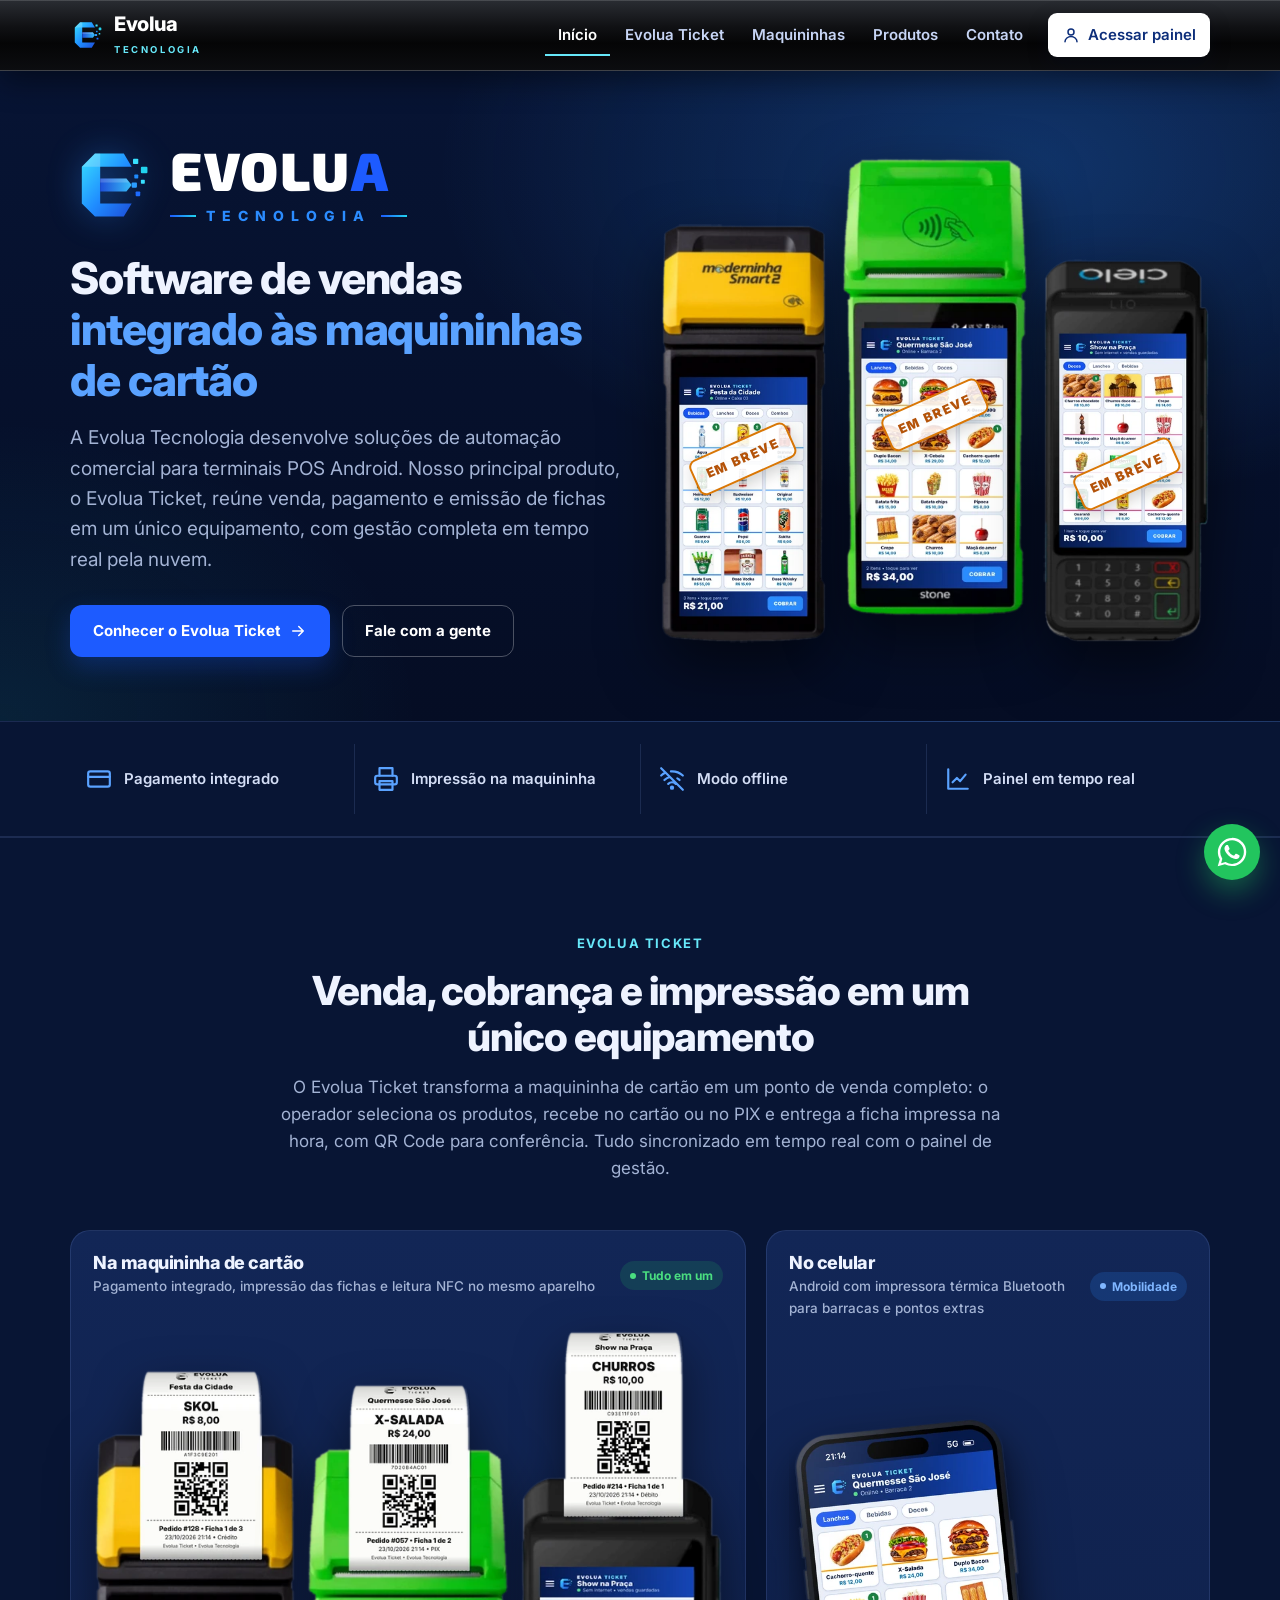
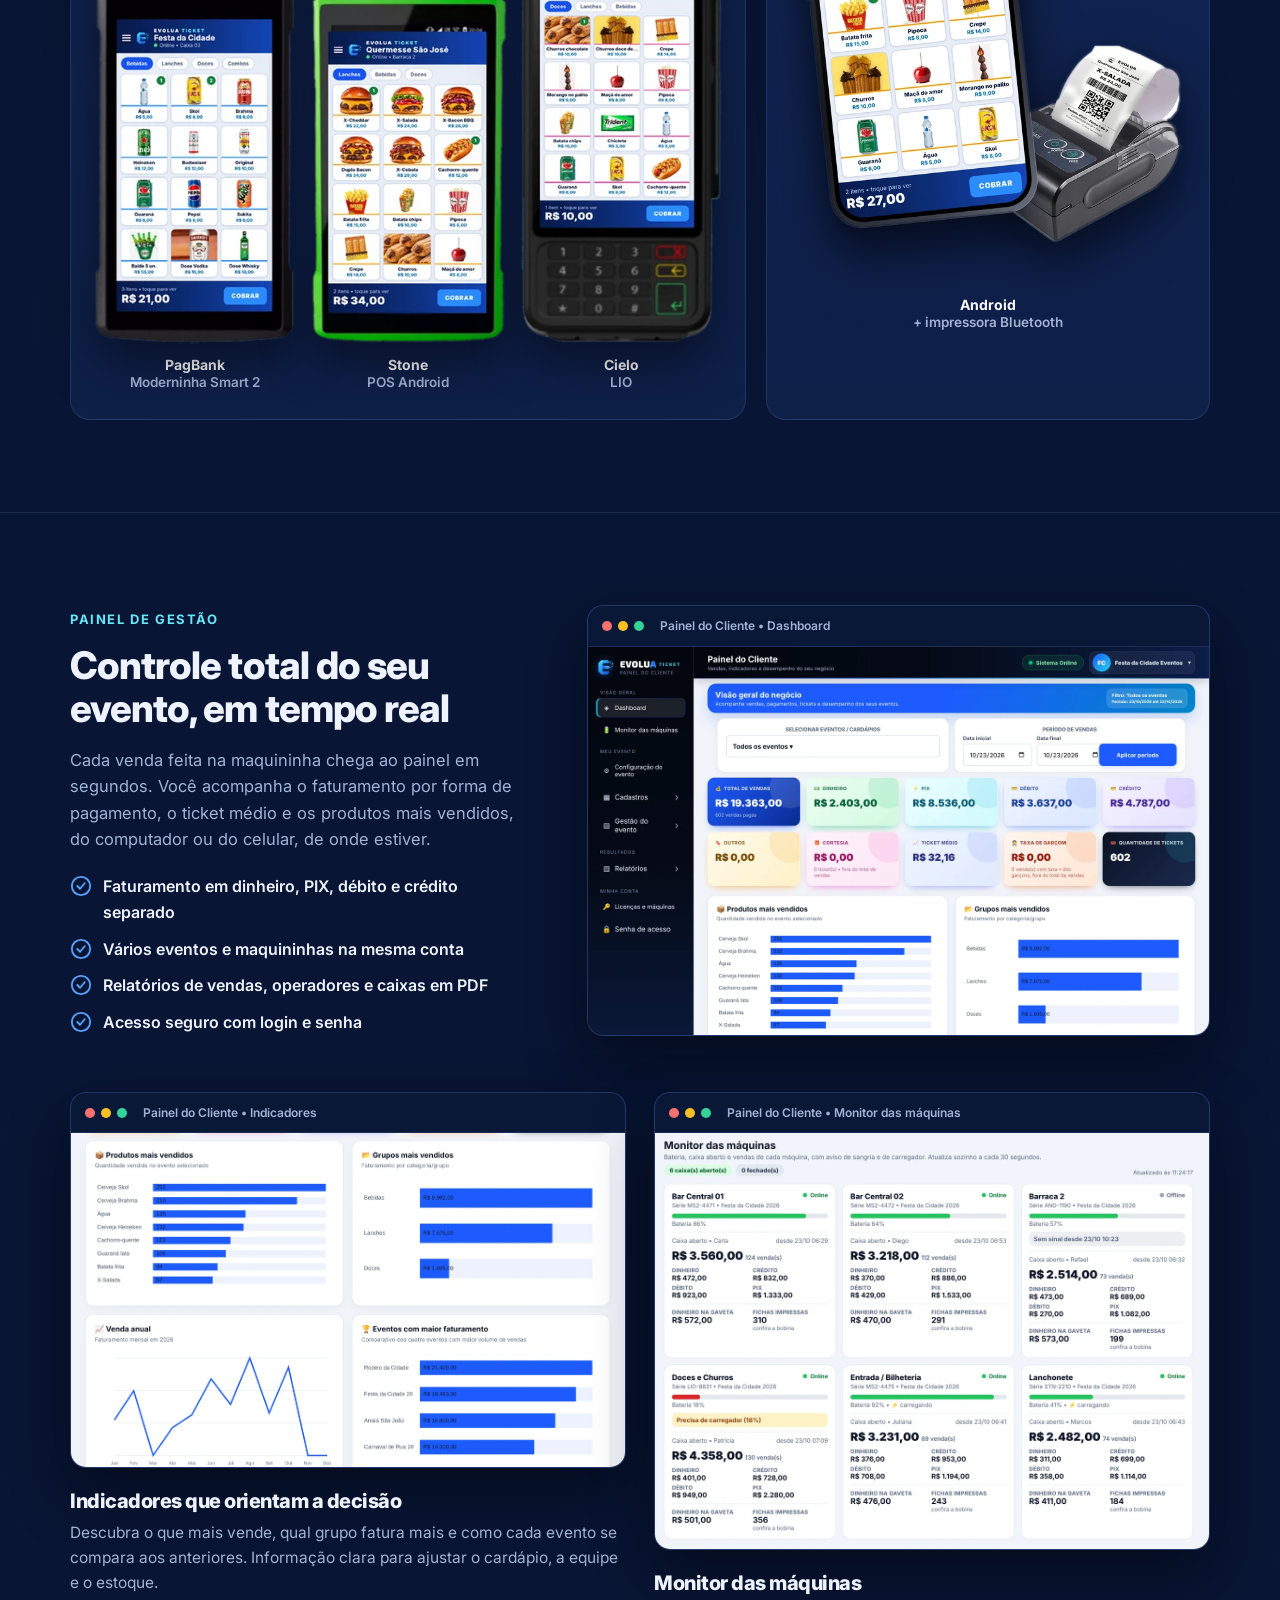
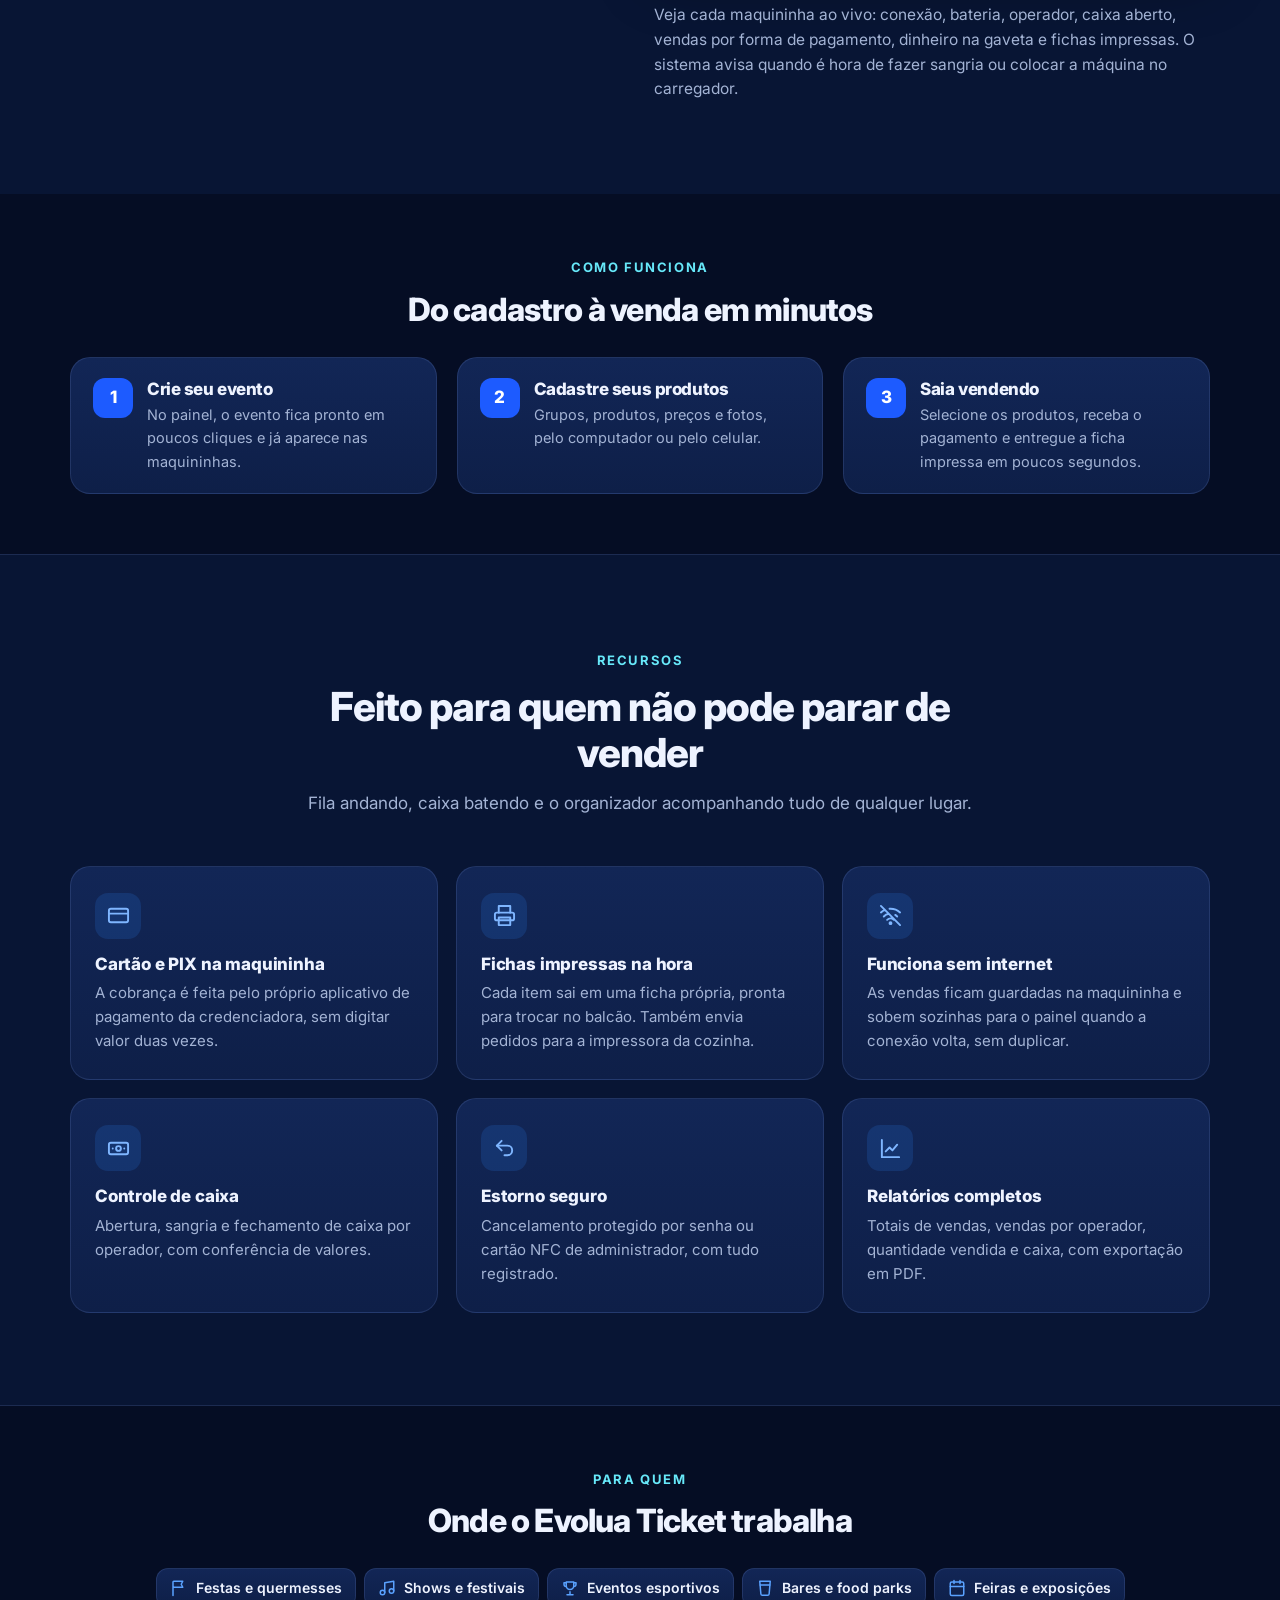
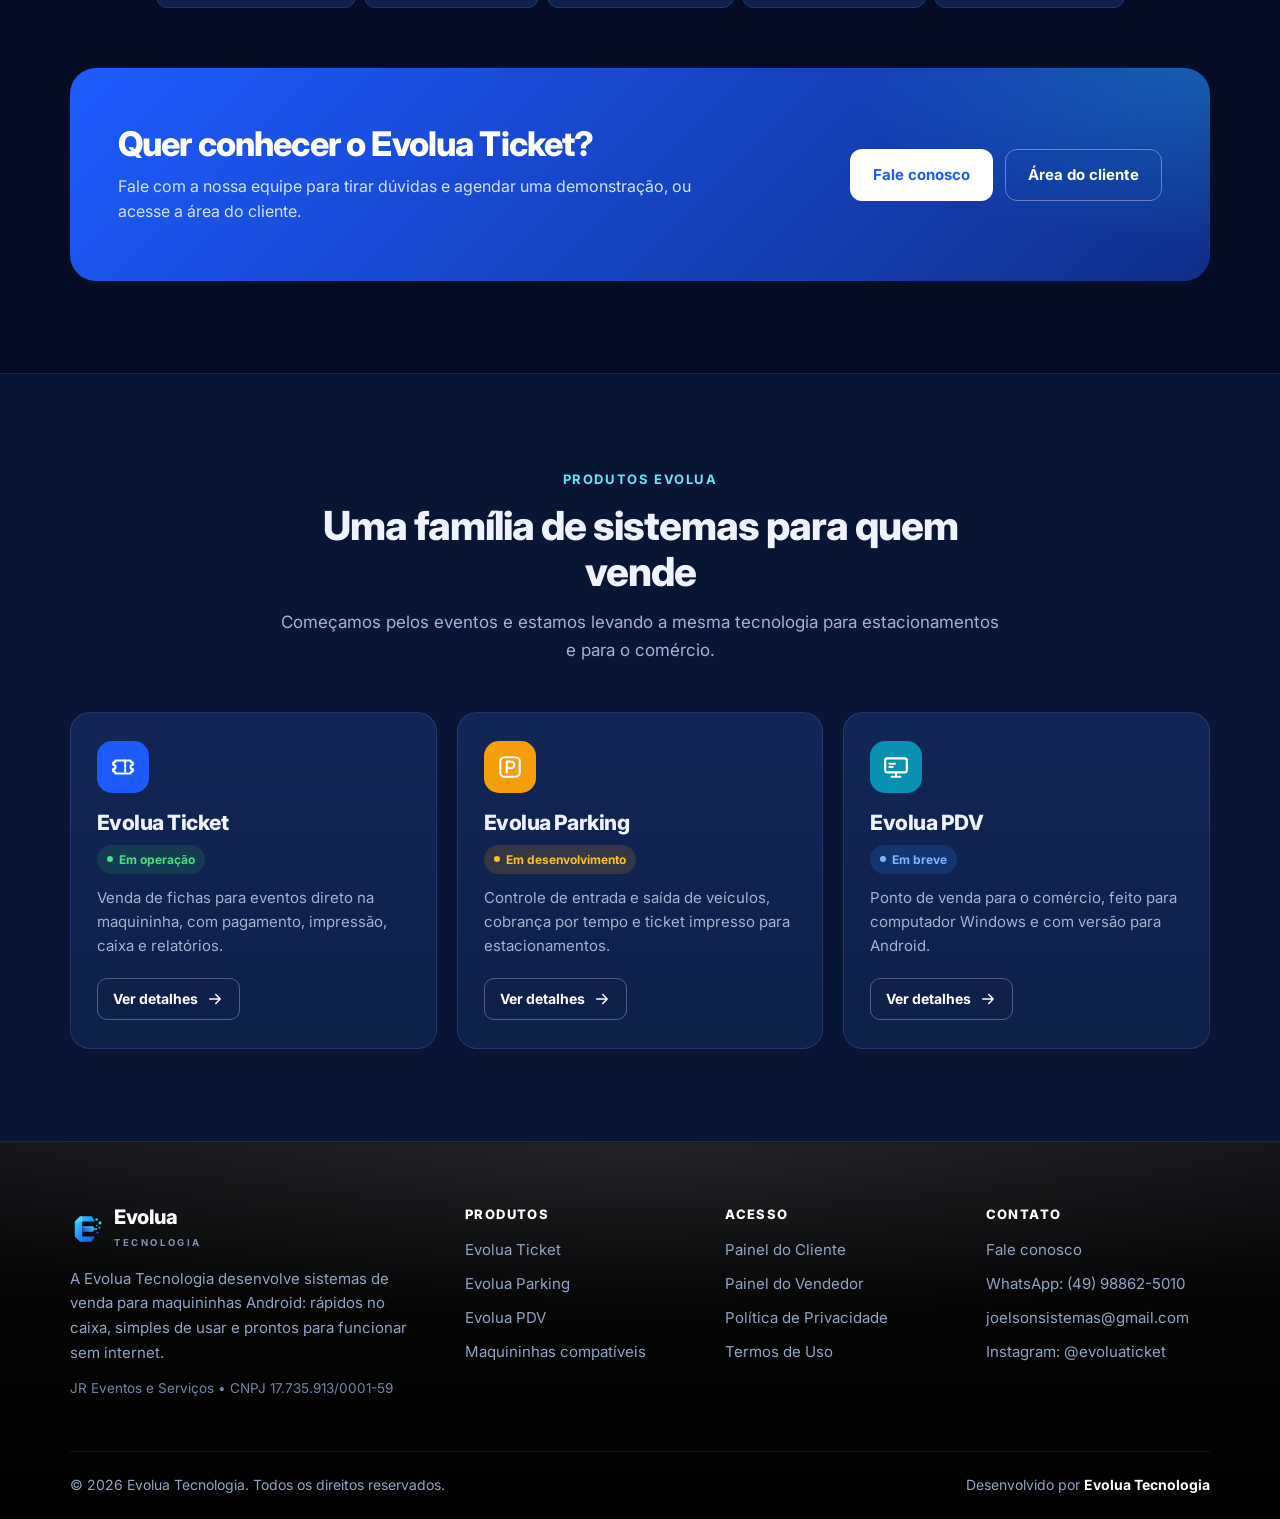
<file: index.html>
<!doctype html>
<html lang="pt-BR">
<head>
<meta charset="utf-8">
<meta name="viewport" content="width=device-width, initial-scale=1">
<title>Evolua Tecnologia | Sistemas de venda para maquininhas Android</title>
<meta name="description" content="A Evolua Tecnologia desenvolve o Evolua Ticket, sistema de venda de fichas para eventos que roda direto na maquininha de cartão: cobra no cartão e no PIX, imprime as fichas e funciona sem internet.">
<meta name="theme-color" content="#0a0a0c">
<link rel="canonical" href="https://www.evoluatecnologia.com.br/">
<meta property="og:type" content="website">
<meta property="og:locale" content="pt_BR">
<meta property="og:site_name" content="Evolua Tecnologia">
<meta property="og:title" content="Evolua Tecnologia | Sistemas de venda para maquininhas Android">
<meta property="og:description" content="A Evolua Tecnologia desenvolve o Evolua Ticket, sistema de venda de fichas para eventos que roda direto na maquininha de cartão: cobra no cartão e no PIX, imprime as fichas e funciona sem internet.">
<meta property="og:url" content="https://www.evoluatecnologia.com.br/">
<link rel="icon" type="image/svg+xml" href="assets/img/evolua-icon.svg">
<link rel="preconnect" href="https://fonts.googleapis.com">
<link rel="preconnect" href="https://fonts.gstatic.com" crossorigin>
<link href="https://fonts.googleapis.com/css2?family=Exo+2:wght@800;900&family=Inter:wght@400;500;600;700;800;900&display=swap" rel="stylesheet">
<link rel="stylesheet" href="assets/css/style.css?v=202610241849">
</head>
<body>
<header class="header">
  <div class="wrap">
    <a class="brand" href="index.html" aria-label="Evolua Tecnologia - início"><img src="assets/img/evolua-mark.svg" alt="" width="34" height="34"><span><span class="brand-name">Evolua</span><span class="brand-sub">Tecnologia</span></span></a>
    <button class="menu-btn" type="button" aria-label="Abrir menu" aria-expanded="false" aria-controls="menu"><svg viewBox="0 0 24 24" fill="none" stroke="currentColor" stroke-width="2" stroke-linecap="round" stroke-linejoin="round" aria-hidden="true"><path d="M3 6h18M3 12h18M3 18h18"/></svg></button>
    <nav class="nav" id="menu" aria-label="Menu principal">
      <a href="index.html" class="active" aria-current="page">Início</a><a href="evolua-ticket.html">Evolua Ticket</a><a href="index.html#compatibilidade">Maquininhas</a><a href="index.html#produtos">Produtos</a><a href="contato.html">Contato</a>
      <a class="btn btn-primary btn-sm" href="acesso.html"><svg viewBox="0 0 24 24" fill="none" stroke="currentColor" stroke-width="2" stroke-linecap="round" stroke-linejoin="round" aria-hidden="true"><circle cx="12" cy="8" r="4"/><path d="M4 21c0-4 4-7 8-7s8 3 8 7"/></svg> Acessar painel</a>
    </nav>
  </div>
</header>
<main>

<section class="hero hero-brand">
  <div class="wrap">
    <div>
      <div class="lockup" role="img" aria-label="Evolua Tecnologia">
        <img src="assets/img/evolua-mark.svg" alt="" width="84" height="84">
        <div><b>EVOLU<i>A</i></b><small>TECNOLOGIA</small></div>
      </div>
      <h1>Software de vendas <span class="hl">integrado às maquininhas de cartão</span></h1>
      <p class="lead">A Evolua Tecnologia desenvolve soluções de automação comercial para terminais POS Android. Nosso principal produto, o Evolua Ticket, reúne venda, pagamento e emissão de fichas em um único equipamento, com gestão completa em tempo real pela nuvem.</p>
      <div class="hero-actions">
        <a class="btn btn-primary" href="evolua-ticket.html">Conhecer o Evolua Ticket <svg viewBox="0 0 24 24" fill="none" stroke="currentColor" stroke-width="2" stroke-linecap="round" stroke-linejoin="round" aria-hidden="true"><path d="M5 12h14M13 6l6 6-6 6"/></svg></a>
        <a class="btn btn-outline" href="contato.html">Fale com a gente</a>
      </div>
    </div>
    <div class="real-devices">
      <figure class="real-dev "><img src="assets/img/maquininhas/moderninha-smart-2.webp" alt="Evolua Ticket na maquininha Moderninha Smart 2 da PagBank" loading="eager"><span class="stamp">Em breve</span></figure>
      <figure class="real-dev mid"><img src="assets/img/maquininhas/stone.webp" alt="Evolua Ticket na maquininha da Stone" loading="eager"><span class="stamp">Em breve</span></figure>
      <figure class="real-dev "><img src="assets/img/maquininhas/cielo.webp" alt="Evolua Ticket na maquininha Cielo LIO" loading="eager"><span class="stamp">Em breve</span></figure>
    </div>
  </div>
</section>


<section class="strip">
  <div class="wrap">
    <div><svg viewBox="0 0 24 24" fill="none" stroke="currentColor" stroke-width="2" stroke-linecap="round" stroke-linejoin="round" aria-hidden="true"><rect x="2" y="5" width="20" height="14" rx="2"/><path d="M2 10h20"/></svg> Pagamento integrado</div>
    <div><svg viewBox="0 0 24 24" fill="none" stroke="currentColor" stroke-width="2" stroke-linecap="round" stroke-linejoin="round" aria-hidden="true"><path d="M6 9V2h12v7"/><rect x="2" y="9" width="20" height="8" rx="2"/><path d="M6 14h12v8H6z"/></svg> Impressão na maquininha</div>
    <div><svg viewBox="0 0 24 24" fill="none" stroke="currentColor" stroke-width="2" stroke-linecap="round" stroke-linejoin="round" aria-hidden="true"><path d="M2 2l20 20M8.5 16.5a5 5 0 0 1 7 0M5 13a10 10 0 0 1 5.2-2.8M19 13a10 10 0 0 0-2.1-1.6M2 8.8a15 15 0 0 1 4.2-2.7M22 8.8A15 15 0 0 0 11 5"/><circle cx="12" cy="20" r="1"/></svg> Modo offline</div>
    <div><svg viewBox="0 0 24 24" fill="none" stroke="currentColor" stroke-width="2" stroke-linecap="round" stroke-linejoin="round" aria-hidden="true"><path d="M3 3v18h18"/><path d="M7 15l4-4 3 3 5-6"/></svg> Painel em tempo real</div>
  </div>
</section>

<section class="section section-soft" id="compatibilidade">
  <div class="wrap">
    <div class="section-head reveal">
      <span class="kicker">Evolua Ticket</span>
      <h2>Venda, cobrança e impressão em um único equipamento</h2>
      <p>O Evolua Ticket transforma a maquininha de cartão em um ponto de venda completo: o operador seleciona os produtos, recebe no cartão ou no PIX e entrega a ficha impressa na hora, com QR Code para conferência. Tudo sincronizado em tempo real com o painel de gestão.</p>
    </div>
    <div class="compat">
      <article class="compat-card wide reveal">
        <div class="compat-head"><div><h3>Na maquininha de cartão</h3><small>Pagamento integrado, impressão das fichas e leitura NFC no mesmo aparelho</small></div><span class="pill">Tudo em um</span></div>
        <div class="compat-devices real">
          <figure><img src="assets/img/maquininhas/ficha-moderninha-smart-2.webp" alt="Ficha do Evolua Ticket saindo da Moderninha Smart 2" loading="lazy"><figcaption><b>PagBank</b>Moderninha Smart 2</figcaption></figure>
          <figure><img src="assets/img/maquininhas/ficha-stone.webp" alt="Ficha do Evolua Ticket saindo da maquininha Stone" loading="lazy"><figcaption><b>Stone</b>POS Android</figcaption></figure>
          <figure><img src="assets/img/maquininhas/ficha-cielo.webp" alt="Ficha do Evolua Ticket saindo da Cielo LIO" loading="lazy"><figcaption><b>Cielo</b>LIO</figcaption></figure>
        </div>
      </article>
      <article class="compat-card phone-card reveal">
        <div class="compat-head"><div><h3>No celular</h3><small>Android com impressora térmica Bluetooth para barracas e pontos extras</small></div><span class="pill blue">Mobilidade</span></div>
        <div class="compat-devices real">
          <figure class="phone-set"><img src="assets/img/maquininhas/celular-impressora.webp" alt="Evolua Ticket no celular Android com a ficha saindo da impressora Bluetooth" loading="lazy"><figcaption><b>Android</b>+ impressora Bluetooth</figcaption></figure>
        </div>
      </article>
    </div>
  </div>
</section>

<section class="section panel-section" id="painel">
  <div class="wrap">
    <div class="split panel-intro">
      <div class="reveal">
        <span class="kicker">Painel de gestão</span>
        <h2>Controle total do seu evento, em tempo real</h2>
        <p>Cada venda feita na maquininha chega ao painel em segundos. Você acompanha o faturamento por forma de pagamento, o ticket médio e os produtos mais vendidos, do computador ou do celular, de onde estiver.</p>
        <ul class="checklist"><li><svg viewBox="0 0 24 24" fill="none" stroke="currentColor" stroke-width="2" stroke-linecap="round" stroke-linejoin="round" aria-hidden="true"><circle cx="12" cy="12" r="10"/><path d="m8 12 3 3 5-6"/></svg><span>Faturamento em dinheiro, PIX, débito e crédito separado</span></li><li><svg viewBox="0 0 24 24" fill="none" stroke="currentColor" stroke-width="2" stroke-linecap="round" stroke-linejoin="round" aria-hidden="true"><circle cx="12" cy="12" r="10"/><path d="m8 12 3 3 5-6"/></svg><span>Vários eventos e maquininhas na mesma conta</span></li><li><svg viewBox="0 0 24 24" fill="none" stroke="currentColor" stroke-width="2" stroke-linecap="round" stroke-linejoin="round" aria-hidden="true"><circle cx="12" cy="12" r="10"/><path d="m8 12 3 3 5-6"/></svg><span>Relatórios de vendas, operadores e caixas em PDF</span></li><li><svg viewBox="0 0 24 24" fill="none" stroke="currentColor" stroke-width="2" stroke-linecap="round" stroke-linejoin="round" aria-hidden="true"><circle cx="12" cy="12" r="10"/><path d="m8 12 3 3 5-6"/></svg><span>Acesso seguro com login e senha</span></li></ul>
        
      </div>
      <figure class="shot reveal"><div class="shot-bar"><i></i><i></i><i></i><span>Painel do Cliente • Dashboard</span></div><img src="assets/img/painel/dashboard.webp" alt="Painel do cliente do Evolua Ticket com o faturamento do evento" loading="lazy"></figure>
    </div>
    <div class="panel-duo">
      <div class="duo-item reveal">
        <figure class="shot reveal"><div class="shot-bar"><i></i><i></i><i></i><span>Painel do Cliente • Indicadores</span></div><img src="assets/img/painel/graficos.webp" alt="Gráficos de produtos, grupos, venda anual e eventos no painel do Evolua Ticket" loading="lazy"></figure>
        <h3>Indicadores que orientam a decisão</h3>
        <p>Descubra o que mais vende, qual grupo fatura mais e como cada evento se compara aos anteriores. Informação clara para ajustar o cardápio, a equipe e o estoque.</p>
      </div>
      <div class="duo-item reveal">
        <figure class="shot reveal"><div class="shot-bar"><i></i><i></i><i></i><span>Painel do Cliente • Monitor das máquinas</span></div><img src="assets/img/painel/monitor.webp" alt="Monitor das máquinas do Evolua Ticket com bateria, caixa e vendas de cada maquininha" loading="lazy"></figure>
        <h3>Monitor das máquinas</h3>
        <p>Veja cada maquininha ao vivo: conexão, bateria, operador, caixa aberto, vendas por forma de pagamento, dinheiro na gaveta e fichas impressas. O sistema avisa quando é hora de fazer sangria ou colocar a máquina no carregador.</p>
      </div>
    </div>
  </div>
</section>

<section class="section section-compact">
  <div class="wrap">
    <div class="section-head reveal">
      <span class="kicker">Como funciona</span>
      <h2>Do cadastro à venda em minutos</h2>
    </div>
    <div class="steps">
      <div class="step reveal"><h3>Crie seu evento</h3><p>No painel, o evento fica pronto em poucos cliques e já aparece nas maquininhas.</p></div>
      <div class="step reveal"><h3>Cadastre seus produtos</h3><p>Grupos, produtos, preços e fotos, pelo computador ou pelo celular.</p></div>
      <div class="step reveal"><h3>Saia vendendo</h3><p>Selecione os produtos, receba o pagamento e entregue a ficha impressa em poucos segundos.</p></div>
    </div>
  </div>
</section>

<section class="section section-soft">
  <div class="wrap">
    <div class="section-head reveal">
      <span class="kicker">Recursos</span>
      <h2>Feito para quem não pode parar de vender</h2>
      <p>Fila andando, caixa batendo e o organizador acompanhando tudo de qualquer lugar.</p>
    </div>
    <div class="features "><div class="feature reveal"><div class="f-ic"><svg viewBox="0 0 24 24" fill="none" stroke="currentColor" stroke-width="2" stroke-linecap="round" stroke-linejoin="round" aria-hidden="true"><rect x="2" y="5" width="20" height="14" rx="2"/><path d="M2 10h20"/></svg></div><h3>Cartão e PIX na maquininha</h3><p>A cobrança é feita pelo próprio aplicativo de pagamento da credenciadora, sem digitar valor duas vezes.</p></div><div class="feature reveal"><div class="f-ic"><svg viewBox="0 0 24 24" fill="none" stroke="currentColor" stroke-width="2" stroke-linecap="round" stroke-linejoin="round" aria-hidden="true"><path d="M6 9V2h12v7"/><rect x="2" y="9" width="20" height="8" rx="2"/><path d="M6 14h12v8H6z"/></svg></div><h3>Fichas impressas na hora</h3><p>Cada item sai em uma ficha própria, pronta para trocar no balcão. Também envia pedidos para a impressora da cozinha.</p></div><div class="feature reveal"><div class="f-ic"><svg viewBox="0 0 24 24" fill="none" stroke="currentColor" stroke-width="2" stroke-linecap="round" stroke-linejoin="round" aria-hidden="true"><path d="M2 2l20 20M8.5 16.5a5 5 0 0 1 7 0M5 13a10 10 0 0 1 5.2-2.8M19 13a10 10 0 0 0-2.1-1.6M2 8.8a15 15 0 0 1 4.2-2.7M22 8.8A15 15 0 0 0 11 5"/><circle cx="12" cy="20" r="1"/></svg></div><h3>Funciona sem internet</h3><p>As vendas ficam guardadas na maquininha e sobem sozinhas para o painel quando a conexão volta, sem duplicar.</p></div><div class="feature reveal"><div class="f-ic"><svg viewBox="0 0 24 24" fill="none" stroke="currentColor" stroke-width="2" stroke-linecap="round" stroke-linejoin="round" aria-hidden="true"><rect x="2" y="6" width="20" height="12" rx="2"/><circle cx="12" cy="12" r="2.5"/><path d="M6 12h.01M18 12h.01"/></svg></div><h3>Controle de caixa</h3><p>Abertura, sangria e fechamento de caixa por operador, com conferência de valores.</p></div><div class="feature reveal"><div class="f-ic"><svg viewBox="0 0 24 24" fill="none" stroke="currentColor" stroke-width="2" stroke-linecap="round" stroke-linejoin="round" aria-hidden="true"><path d="M9 14 4 9l5-5"/><path d="M4 9h11a5 5 0 0 1 0 10h-3"/></svg></div><h3>Estorno seguro</h3><p>Cancelamento protegido por senha ou cartão NFC de administrador, com tudo registrado.</p></div><div class="feature reveal"><div class="f-ic"><svg viewBox="0 0 24 24" fill="none" stroke="currentColor" stroke-width="2" stroke-linecap="round" stroke-linejoin="round" aria-hidden="true"><path d="M3 3v18h18"/><path d="M7 15l4-4 3 3 5-6"/></svg></div><h3>Relatórios completos</h3><p>Totais de vendas, vendas por operador, quantidade vendida e caixa, com exportação em PDF.</p></div></div>
  </div>
</section>



<section class="section section-compact">
  <div class="wrap">
    <div class="section-head reveal">
      <span class="kicker">Para quem</span>
      <h2>Onde o Evolua Ticket trabalha</h2>
    </div>
    <div class="uses">
      <span><svg viewBox="0 0 24 24" fill="none" stroke="currentColor" stroke-width="2" stroke-linecap="round" stroke-linejoin="round" aria-hidden="true"><path d="M4 22V4a1 1 0 0 1 1-1h12l-2 4 2 4H5"/></svg> Festas e quermesses</span><span><svg viewBox="0 0 24 24" fill="none" stroke="currentColor" stroke-width="2" stroke-linecap="round" stroke-linejoin="round" aria-hidden="true"><path d="M9 18V5l12-2v13"/><circle cx="6" cy="18" r="3"/><circle cx="18" cy="16" r="3"/></svg> Shows e festivais</span><span><svg viewBox="0 0 24 24" fill="none" stroke="currentColor" stroke-width="2" stroke-linecap="round" stroke-linejoin="round" aria-hidden="true"><path d="M8 21h8M12 17v4M7 4h10v5a5 5 0 0 1-10 0Z"/><path d="M17 5h3v2a3 3 0 0 1-3 3M7 5H4v2a3 3 0 0 0 3 3"/></svg> Eventos esportivos</span>
      <span><svg viewBox="0 0 24 24" fill="none" stroke="currentColor" stroke-width="2" stroke-linecap="round" stroke-linejoin="round" aria-hidden="true"><path d="M5 3h14l-1.5 17a2 2 0 0 1-2 1.8h-7a2 2 0 0 1-2-1.8Z"/><path d="M5.5 8h13"/></svg> Bares e food parks</span><span><svg viewBox="0 0 24 24" fill="none" stroke="currentColor" stroke-width="2" stroke-linecap="round" stroke-linejoin="round" aria-hidden="true"><rect x="3" y="4" width="18" height="18" rx="2"/><path d="M16 2v4M8 2v4M3 10h18"/></svg> Feiras e exposições</span>
    </div>
  </div>
</section>

<section class="section" style="padding-top:0">
  <div class="wrap">
    <div class="cta reveal">
      <div><h2>Quer conhecer o Evolua Ticket?</h2><p>Fale com a nossa equipe para tirar dúvidas e agendar uma demonstração, ou acesse a área do cliente.</p></div>
      <div class="actions"><a class="btn btn-white" href="contato.html">Fale conosco</a><a class="btn btn-ghost" href="https://painel.evoluatecnologia.com.br/index.php">Área do cliente</a></div>
    </div>
  </div>
</section>

<section class="section section-soft" id="produtos">
  <div class="wrap">
    <div class="section-head reveal">
      <span class="kicker">Produtos Evolua</span>
      <h2>Uma família de sistemas para quem vende</h2>
      <p>Começamos pelos eventos e estamos levando a mesma tecnologia para estacionamentos e para o comércio.</p>
    </div>
    <div class="products">
      <article class="product reveal">
        <div class="p-ic"><svg viewBox="0 0 24 24" fill="none" stroke="currentColor" stroke-width="2" stroke-linecap="round" stroke-linejoin="round" aria-hidden="true"><path d="M3 8a2 2 0 0 0 2-2h14a2 2 0 0 0 2 2v2a2 2 0 0 0 0 4v2a2 2 0 0 0-2 2H5a2 2 0 0 0-2-2v-2a2 2 0 0 0 0-4Z"/><path d="M14 6v12" stroke-dasharray="2 2"/></svg></div>
        <h3>Evolua Ticket</h3><span class="pill">Em operação</span>
        <p>Venda de fichas para eventos direto na maquininha, com pagamento, impressão, caixa e relatórios.</p>
        <a class="btn btn-outline btn-sm" href="evolua-ticket.html">Ver detalhes <svg viewBox="0 0 24 24" fill="none" stroke="currentColor" stroke-width="2" stroke-linecap="round" stroke-linejoin="round" aria-hidden="true"><path d="M5 12h14M13 6l6 6-6 6"/></svg></a>
      </article>
      <article class="product reveal">
        <div class="p-ic amber"><svg viewBox="0 0 24 24" fill="none" stroke="currentColor" stroke-width="2" stroke-linecap="round" stroke-linejoin="round" aria-hidden="true"><rect x="3" y="3" width="18" height="18" rx="4"/><path d="M9 17V7h4a3 3 0 0 1 0 6H9"/></svg></div>
        <h3>Evolua Parking</h3><span class="pill amber">Em desenvolvimento</span>
        <p>Controle de entrada e saída de veículos, cobrança por tempo e ticket impresso para estacionamentos.</p>
        <a class="btn btn-outline btn-sm" href="evolua-parking.html">Ver detalhes <svg viewBox="0 0 24 24" fill="none" stroke="currentColor" stroke-width="2" stroke-linecap="round" stroke-linejoin="round" aria-hidden="true"><path d="M5 12h14M13 6l6 6-6 6"/></svg></a>
      </article>
      <article class="product reveal">
        <div class="p-ic cyan"><svg viewBox="0 0 24 24" fill="none" stroke="currentColor" stroke-width="2" stroke-linecap="round" stroke-linejoin="round" aria-hidden="true"><rect x="2" y="4" width="20" height="13" rx="2"/><path d="M8 21h8M12 17v4"/><path d="M6 9h5M6 12h3"/></svg></div>
        <h3>Evolua PDV</h3><span class="pill blue">Em breve</span>
        <p>Ponto de venda para o comércio, feito para computador Windows e com versão para Android.</p>
        <a class="btn btn-outline btn-sm" href="evolua-pdv.html">Ver detalhes <svg viewBox="0 0 24 24" fill="none" stroke="currentColor" stroke-width="2" stroke-linecap="round" stroke-linejoin="round" aria-hidden="true"><path d="M5 12h14M13 6l6 6-6 6"/></svg></a>
      </article>
    </div>
  </div>
</section>

</main>
<footer class="footer">
  <div class="wrap">
    <div class="footer-grid">
      <div>
        <a class="brand" href="index.html" aria-label="Evolua Tecnologia - início"><img src="assets/img/evolua-mark.svg" alt="" width="34" height="34"><span><span class="brand-name">Evolua</span><span class="brand-sub">Tecnologia</span></span></a>
        <p class="about">A Evolua Tecnologia desenvolve sistemas de venda para maquininhas Android: rápidos no caixa, simples de usar e prontos para funcionar sem internet.</p>
        <p class="company" data-contact="empresa" hidden><span data-contact-text></span></p>
      </div>
      <div>
        <h4>Produtos</h4>
        <ul>
          <li><a href="evolua-ticket.html">Evolua Ticket</a></li>
          <li><a href="evolua-parking.html">Evolua Parking</a></li>
          <li><a href="evolua-pdv.html">Evolua PDV</a></li>
          <li><a href="index.html#compatibilidade">Maquininhas compatíveis</a></li>
        </ul>
      </div>
      <div>
        <h4>Acesso</h4>
        <ul>
          <li><a href="https://painel.evoluatecnologia.com.br/index.php">Painel do Cliente</a></li>
          <li><a href="https://painel.evoluatecnologia.com.br/vendedor.php">Painel do Vendedor</a></li>
          <li><a href="privacidade.html">Política de Privacidade</a></li>
          <li><a href="termos.html">Termos de Uso</a></li>
        </ul>
      </div>
      <div>
        <h4>Contato</h4>
        <ul>
          <li><a href="contato.html">Fale conosco</a></li>
          <li><a data-contact="whatsapp" hidden>WhatsApp: <span data-contact-text></span></a></li>
          <li><a data-contact="email" hidden><span data-contact-text></span></a></li>
          <li><a data-contact="instagram" hidden>Instagram: <span data-contact-text></span></a></li>
        </ul>
      </div>
    </div>
    <div class="footer-bottom">
      <span>© <span data-year>2026</span> Evolua Tecnologia. Todos os direitos reservados.</span>
      <span>Desenvolvido por <b>Evolua Tecnologia</b></span>
    </div>
  </div>
</footer>
<a class="wa-float" href="contato.html" aria-label="Falar no WhatsApp" hidden><svg viewBox="0 0 24 24" fill="currentColor" aria-hidden="true"><path d="M17.47 14.38c-.3-.15-1.76-.87-2.03-.97-.27-.1-.47-.15-.67.15-.2.3-.77.97-.94 1.17-.17.2-.35.22-.65.07-.3-.15-1.26-.46-2.4-1.48-.89-.79-1.49-1.77-1.66-2.07-.17-.3-.02-.46.13-.61.13-.13.3-.35.45-.52.15-.17.2-.3.3-.5.1-.2.05-.37-.03-.52-.07-.15-.67-1.6-.92-2.2-.24-.58-.49-.5-.67-.51h-.57c-.2 0-.52.07-.8.37-.27.3-1.04 1.02-1.04 2.48 0 1.46 1.07 2.88 1.21 3.08.15.2 2.1 3.2 5.08 4.49.71.31 1.26.49 1.7.63.71.22 1.36.19 1.87.12.57-.09 1.76-.72 2-1.41.25-.7.25-1.29.17-1.41-.07-.13-.27-.2-.57-.35ZM12.04 21.5h-.01a9.43 9.43 0 0 1-4.8-1.32l-.35-.2-3.57.94.95-3.48-.22-.36A9.42 9.42 0 0 1 2.6 12.05C2.6 6.84 6.84 2.6 12.05 2.6c2.52 0 4.9.99 6.68 2.77a9.37 9.37 0 0 1 2.76 6.68c0 5.21-4.24 9.45-9.45 9.45Zm8.04-17.5A11.3 11.3 0 0 0 12.04.7C5.78.7.68 5.8.68 12.05c0 2 .52 3.95 1.52 5.67L.58 23.3l5.72-1.5a11.3 11.3 0 0 0 5.74 1.46h.01c6.26 0 11.36-5.1 11.36-11.35 0-3.04-1.18-5.89-3.33-8.03Z"/></svg></a>
<script src="assets/js/main.js?v=202610241849"></script>
</body>
</html>
</file>
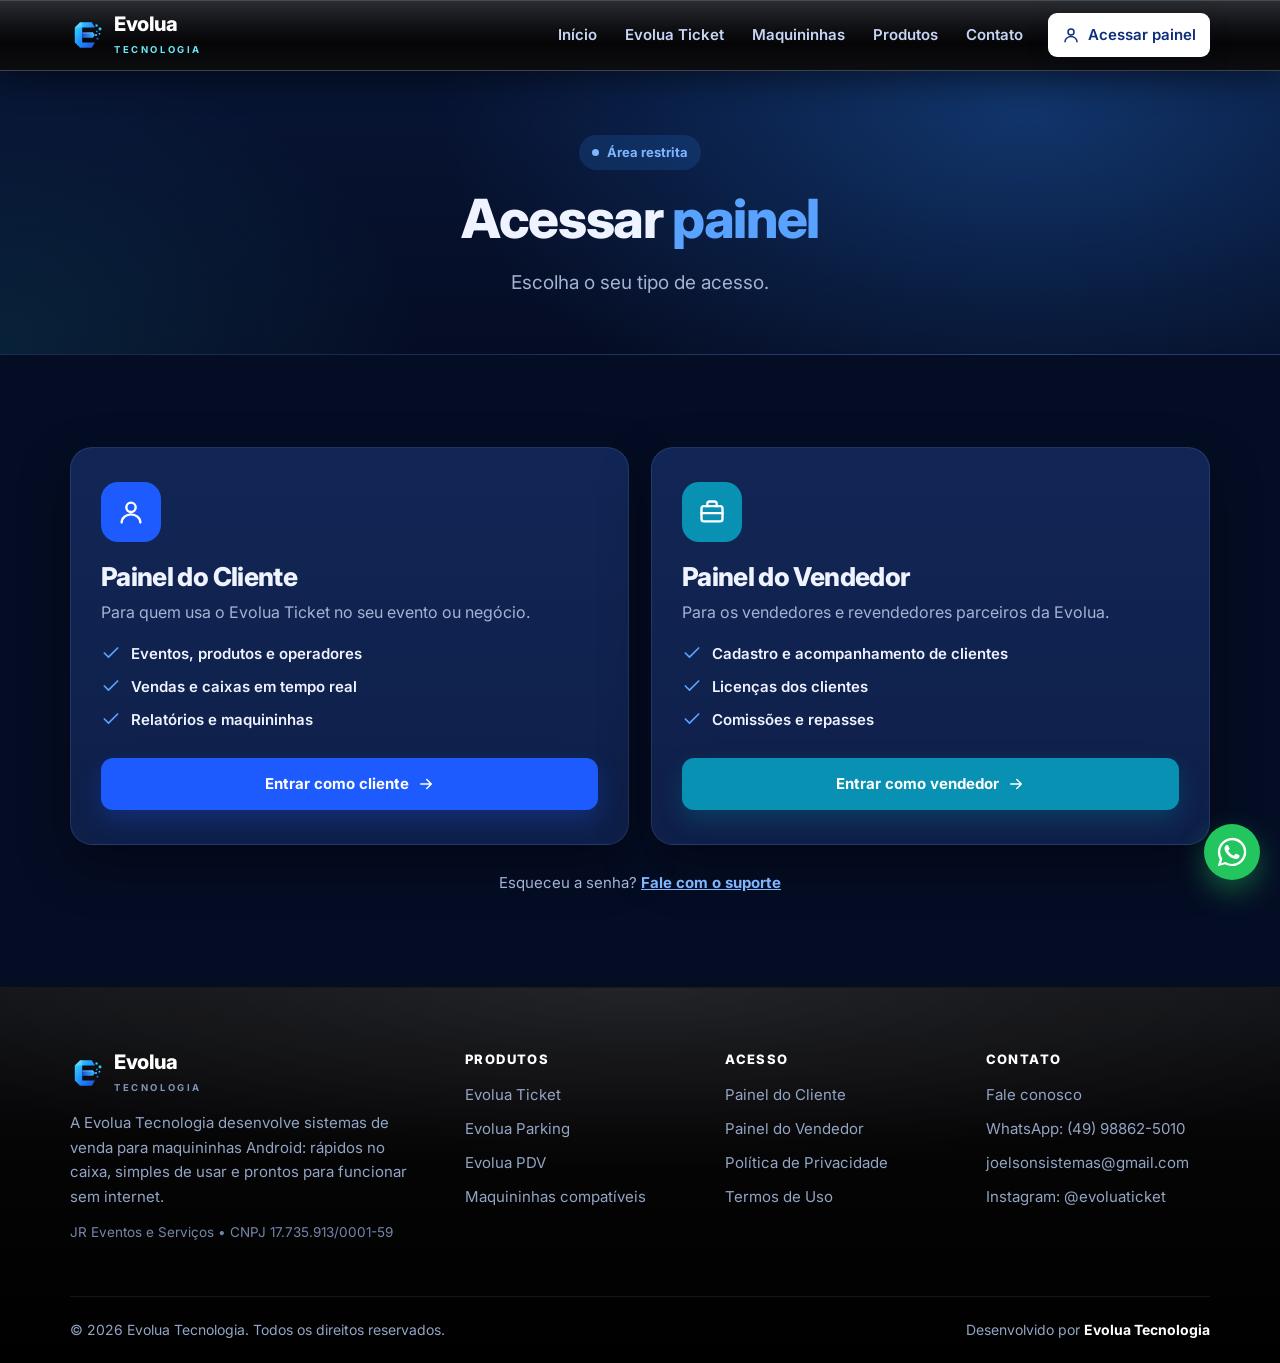
<file: acesso.html>
<!doctype html>
<html lang="pt-BR">
<head>
<meta charset="utf-8">
<meta name="viewport" content="width=device-width, initial-scale=1">
<title>Acessar painel | Evolua Tecnologia</title>
<meta name="description" content="Acesse o Painel do Cliente ou o Painel do Vendedor da Evolua Tecnologia.">
<meta name="theme-color" content="#0a0a0c">
<link rel="canonical" href="https://www.evoluatecnologia.com.br/acesso.html">
<meta property="og:type" content="website">
<meta property="og:locale" content="pt_BR">
<meta property="og:site_name" content="Evolua Tecnologia">
<meta property="og:title" content="Acessar painel | Evolua Tecnologia">
<meta property="og:description" content="Acesse o Painel do Cliente ou o Painel do Vendedor da Evolua Tecnologia.">
<meta property="og:url" content="https://www.evoluatecnologia.com.br/acesso.html">
<link rel="icon" type="image/svg+xml" href="assets/img/evolua-icon.svg">
<link rel="preconnect" href="https://fonts.googleapis.com">
<link rel="preconnect" href="https://fonts.gstatic.com" crossorigin>
<link href="https://fonts.googleapis.com/css2?family=Exo+2:wght@800;900&family=Inter:wght@400;500;600;700;800;900&display=swap" rel="stylesheet">
<link rel="stylesheet" href="assets/css/style.css?v=202610241849">
</head>
<body>
<header class="header">
  <div class="wrap">
    <a class="brand" href="index.html" aria-label="Evolua Tecnologia - início"><img src="assets/img/evolua-mark.svg" alt="" width="34" height="34"><span><span class="brand-name">Evolua</span><span class="brand-sub">Tecnologia</span></span></a>
    <button class="menu-btn" type="button" aria-label="Abrir menu" aria-expanded="false" aria-controls="menu"><svg viewBox="0 0 24 24" fill="none" stroke="currentColor" stroke-width="2" stroke-linecap="round" stroke-linejoin="round" aria-hidden="true"><path d="M3 6h18M3 12h18M3 18h18"/></svg></button>
    <nav class="nav" id="menu" aria-label="Menu principal">
      <a href="index.html">Início</a><a href="evolua-ticket.html">Evolua Ticket</a><a href="index.html#compatibilidade">Maquininhas</a><a href="index.html#produtos">Produtos</a><a href="contato.html">Contato</a>
      <a class="btn btn-primary btn-sm" href="acesso.html"><svg viewBox="0 0 24 24" fill="none" stroke="currentColor" stroke-width="2" stroke-linecap="round" stroke-linejoin="round" aria-hidden="true"><circle cx="12" cy="8" r="4"/><path d="M4 21c0-4 4-7 8-7s8 3 8 7"/></svg> Acessar painel</a>
    </nav>
  </div>
</header>
<main>

<section class="hero hero-sm">
  <div class="wrap" style="text-align:center">
    <div>
      <span class="eyebrow"><i class="dot"></i> Área restrita</span>
      <h1>Acessar <span class="hl">painel</span></h1>
      <p class="lead" style="margin:0 auto">Escolha o seu tipo de acesso.</p>
    </div>
  </div>
</section>
<section class="section">
  <div class="wrap">
    <div class="access-big">
      <div class="card reveal">
        <div class="ic"><svg viewBox="0 0 24 24" fill="none" stroke="currentColor" stroke-width="2" stroke-linecap="round" stroke-linejoin="round" aria-hidden="true"><circle cx="12" cy="8" r="4"/><path d="M4 21c0-4 4-7 8-7s8 3 8 7"/></svg></div>
        <h2>Painel do Cliente</h2>
        <p>Para quem usa o Evolua Ticket no seu evento ou negócio.</p>
        <ul>
          <li><svg viewBox="0 0 24 24" fill="none" stroke="currentColor" stroke-width="2" stroke-linecap="round" stroke-linejoin="round" aria-hidden="true"><path d="M20 6 9 17l-5-5"/></svg><span>Eventos, produtos e operadores</span></li>
          <li><svg viewBox="0 0 24 24" fill="none" stroke="currentColor" stroke-width="2" stroke-linecap="round" stroke-linejoin="round" aria-hidden="true"><path d="M20 6 9 17l-5-5"/></svg><span>Vendas e caixas em tempo real</span></li>
          <li><svg viewBox="0 0 24 24" fill="none" stroke="currentColor" stroke-width="2" stroke-linecap="round" stroke-linejoin="round" aria-hidden="true"><path d="M20 6 9 17l-5-5"/></svg><span>Relatórios e maquininhas</span></li>
        </ul>
        <a class="btn btn-primary btn-block" href="https://painel.evoluatecnologia.com.br/index.php">Entrar como cliente <svg viewBox="0 0 24 24" fill="none" stroke="currentColor" stroke-width="2" stroke-linecap="round" stroke-linejoin="round" aria-hidden="true"><path d="M5 12h14M13 6l6 6-6 6"/></svg></a>
      </div>
      <div class="card reveal">
        <div class="ic cyan"><svg viewBox="0 0 24 24" fill="none" stroke="currentColor" stroke-width="2" stroke-linecap="round" stroke-linejoin="round" aria-hidden="true"><rect x="3" y="7" width="18" height="13" rx="2"/><path d="M8 7V5a2 2 0 0 1 2-2h4a2 2 0 0 1 2 2v2M3 13h18"/></svg></div>
        <h2>Painel do Vendedor</h2>
        <p>Para os vendedores e revendedores parceiros da Evolua.</p>
        <ul>
          <li><svg viewBox="0 0 24 24" fill="none" stroke="currentColor" stroke-width="2" stroke-linecap="round" stroke-linejoin="round" aria-hidden="true"><path d="M20 6 9 17l-5-5"/></svg><span>Cadastro e acompanhamento de clientes</span></li>
          <li><svg viewBox="0 0 24 24" fill="none" stroke="currentColor" stroke-width="2" stroke-linecap="round" stroke-linejoin="round" aria-hidden="true"><path d="M20 6 9 17l-5-5"/></svg><span>Licenças dos clientes</span></li>
          <li><svg viewBox="0 0 24 24" fill="none" stroke="currentColor" stroke-width="2" stroke-linecap="round" stroke-linejoin="round" aria-hidden="true"><path d="M20 6 9 17l-5-5"/></svg><span>Comissões e repasses</span></li>
        </ul>
        <a class="btn btn-primary btn-block" href="https://painel.evoluatecnologia.com.br/vendedor.php" style="background:#0891b2;box-shadow:0 10px 24px rgba(8,145,178,.25)">Entrar como vendedor <svg viewBox="0 0 24 24" fill="none" stroke="currentColor" stroke-width="2" stroke-linecap="round" stroke-linejoin="round" aria-hidden="true"><path d="M5 12h14M13 6l6 6-6 6"/></svg></a>
      </div>
    </div>
    <p class="help-line reveal">Esqueceu a senha? <a href="contato.html">Fale com o suporte</a></p>
  </div>
</section>

</main>
<footer class="footer">
  <div class="wrap">
    <div class="footer-grid">
      <div>
        <a class="brand" href="index.html" aria-label="Evolua Tecnologia - início"><img src="assets/img/evolua-mark.svg" alt="" width="34" height="34"><span><span class="brand-name">Evolua</span><span class="brand-sub">Tecnologia</span></span></a>
        <p class="about">A Evolua Tecnologia desenvolve sistemas de venda para maquininhas Android: rápidos no caixa, simples de usar e prontos para funcionar sem internet.</p>
        <p class="company" data-contact="empresa" hidden><span data-contact-text></span></p>
      </div>
      <div>
        <h4>Produtos</h4>
        <ul>
          <li><a href="evolua-ticket.html">Evolua Ticket</a></li>
          <li><a href="evolua-parking.html">Evolua Parking</a></li>
          <li><a href="evolua-pdv.html">Evolua PDV</a></li>
          <li><a href="index.html#compatibilidade">Maquininhas compatíveis</a></li>
        </ul>
      </div>
      <div>
        <h4>Acesso</h4>
        <ul>
          <li><a href="https://painel.evoluatecnologia.com.br/index.php">Painel do Cliente</a></li>
          <li><a href="https://painel.evoluatecnologia.com.br/vendedor.php">Painel do Vendedor</a></li>
          <li><a href="privacidade.html">Política de Privacidade</a></li>
          <li><a href="termos.html">Termos de Uso</a></li>
        </ul>
      </div>
      <div>
        <h4>Contato</h4>
        <ul>
          <li><a href="contato.html">Fale conosco</a></li>
          <li><a data-contact="whatsapp" hidden>WhatsApp: <span data-contact-text></span></a></li>
          <li><a data-contact="email" hidden><span data-contact-text></span></a></li>
          <li><a data-contact="instagram" hidden>Instagram: <span data-contact-text></span></a></li>
        </ul>
      </div>
    </div>
    <div class="footer-bottom">
      <span>© <span data-year>2026</span> Evolua Tecnologia. Todos os direitos reservados.</span>
      <span>Desenvolvido por <b>Evolua Tecnologia</b></span>
    </div>
  </div>
</footer>
<a class="wa-float" href="contato.html" aria-label="Falar no WhatsApp" hidden><svg viewBox="0 0 24 24" fill="currentColor" aria-hidden="true"><path d="M17.47 14.38c-.3-.15-1.76-.87-2.03-.97-.27-.1-.47-.15-.67.15-.2.3-.77.97-.94 1.17-.17.2-.35.22-.65.07-.3-.15-1.26-.46-2.4-1.48-.89-.79-1.49-1.77-1.66-2.07-.17-.3-.02-.46.13-.61.13-.13.3-.35.45-.52.15-.17.2-.3.3-.5.1-.2.05-.37-.03-.52-.07-.15-.67-1.6-.92-2.2-.24-.58-.49-.5-.67-.51h-.57c-.2 0-.52.07-.8.37-.27.3-1.04 1.02-1.04 2.48 0 1.46 1.07 2.88 1.21 3.08.15.2 2.1 3.2 5.08 4.49.71.31 1.26.49 1.7.63.71.22 1.36.19 1.87.12.57-.09 1.76-.72 2-1.41.25-.7.25-1.29.17-1.41-.07-.13-.27-.2-.57-.35ZM12.04 21.5h-.01a9.43 9.43 0 0 1-4.8-1.32l-.35-.2-3.57.94.95-3.48-.22-.36A9.42 9.42 0 0 1 2.6 12.05C2.6 6.84 6.84 2.6 12.05 2.6c2.52 0 4.9.99 6.68 2.77a9.37 9.37 0 0 1 2.76 6.68c0 5.21-4.24 9.45-9.45 9.45Zm8.04-17.5A11.3 11.3 0 0 0 12.04.7C5.78.7.68 5.8.68 12.05c0 2 .52 3.95 1.52 5.67L.58 23.3l5.72-1.5a11.3 11.3 0 0 0 5.74 1.46h.01c6.26 0 11.36-5.1 11.36-11.35 0-3.04-1.18-5.89-3.33-8.03Z"/></svg></a>
<script src="assets/js/main.js?v=202610241849"></script>
</body>
</html>
</file>
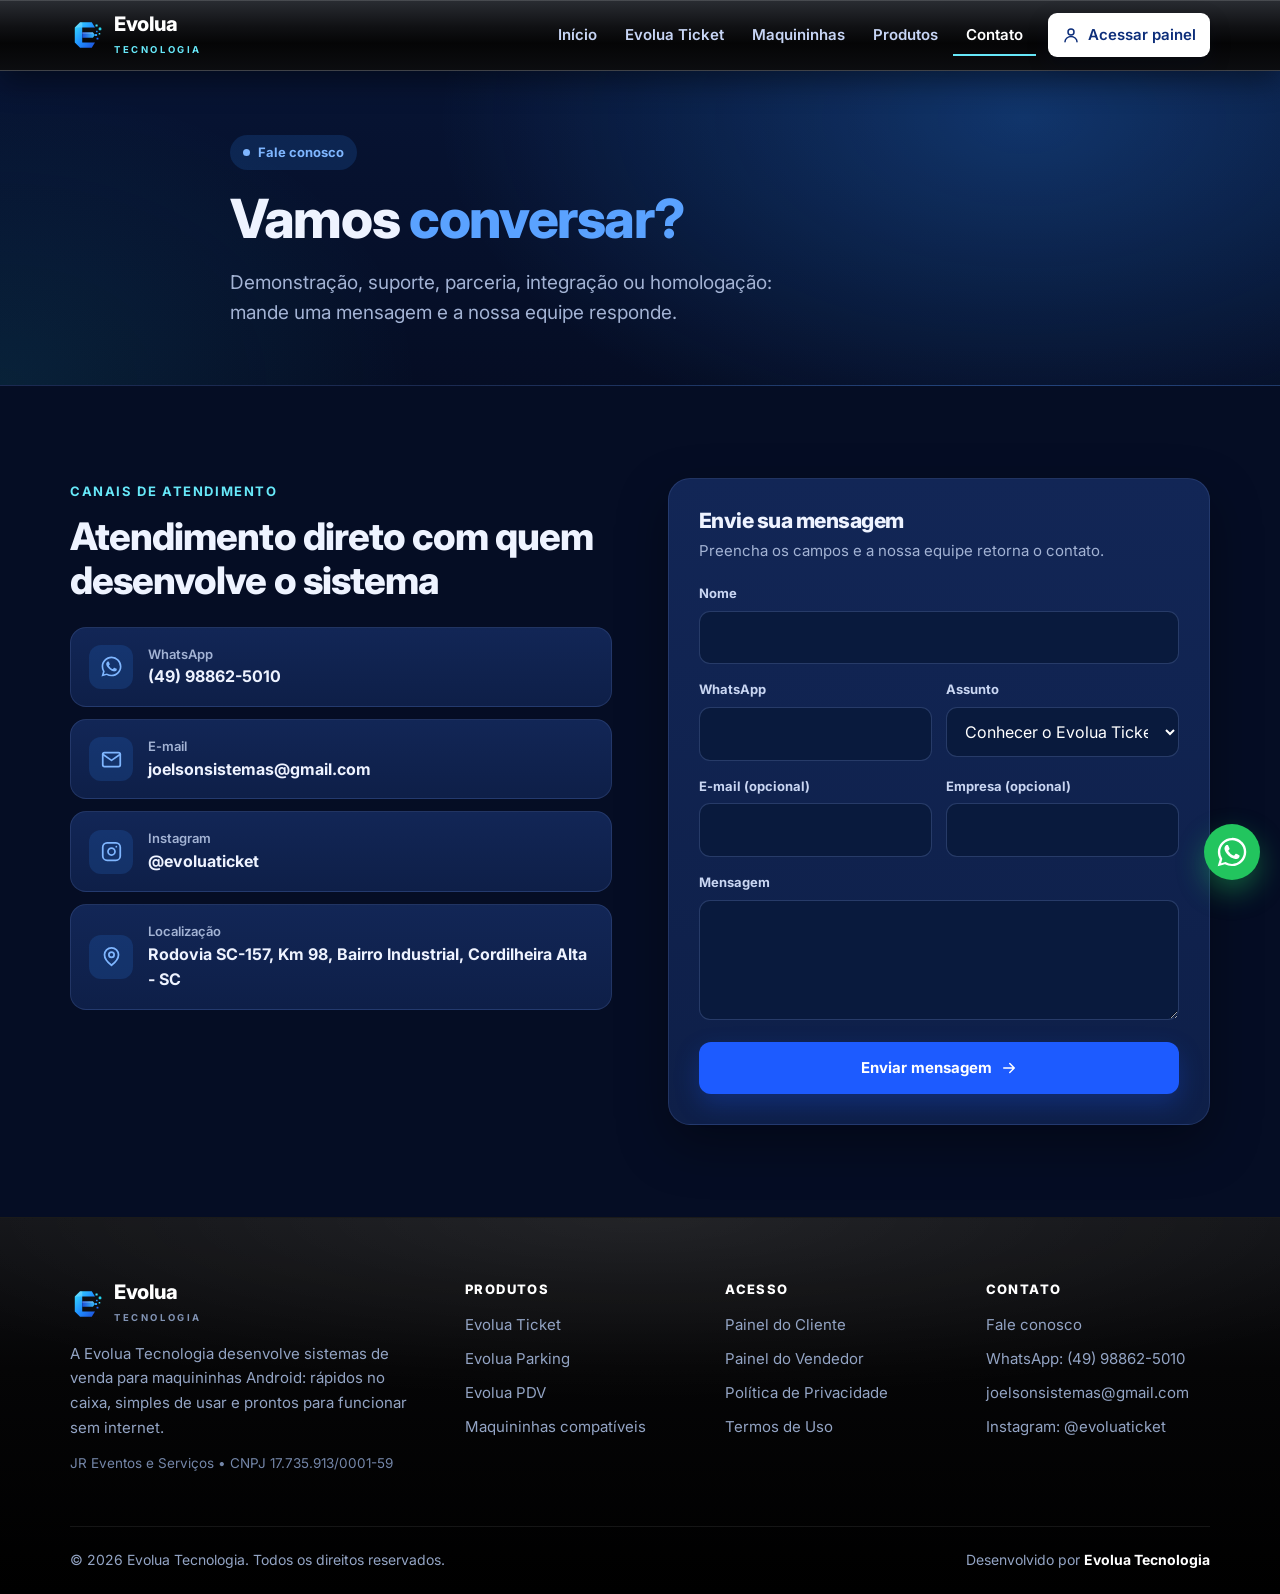
<file: contato.html>
<!doctype html>
<html lang="pt-BR">
<head>
<meta charset="utf-8">
<meta name="viewport" content="width=device-width, initial-scale=1">
<title>Contato | Evolua Tecnologia</title>
<meta name="description" content="Fale com a Evolua Tecnologia: demonstrações, suporte, parcerias, integração e homologação do Evolua Ticket.">
<meta name="theme-color" content="#0a0a0c">
<link rel="canonical" href="https://www.evoluatecnologia.com.br/contato.html">
<meta property="og:type" content="website">
<meta property="og:locale" content="pt_BR">
<meta property="og:site_name" content="Evolua Tecnologia">
<meta property="og:title" content="Contato | Evolua Tecnologia">
<meta property="og:description" content="Fale com a Evolua Tecnologia: demonstrações, suporte, parcerias, integração e homologação do Evolua Ticket.">
<meta property="og:url" content="https://www.evoluatecnologia.com.br/contato.html">
<link rel="icon" type="image/svg+xml" href="assets/img/evolua-icon.svg">
<link rel="preconnect" href="https://fonts.googleapis.com">
<link rel="preconnect" href="https://fonts.gstatic.com" crossorigin>
<link href="https://fonts.googleapis.com/css2?family=Exo+2:wght@800;900&family=Inter:wght@400;500;600;700;800;900&display=swap" rel="stylesheet">
<link rel="stylesheet" href="assets/css/style.css?v=202610241849">
</head>
<body>
<header class="header">
  <div class="wrap">
    <a class="brand" href="index.html" aria-label="Evolua Tecnologia - início"><img src="assets/img/evolua-mark.svg" alt="" width="34" height="34"><span><span class="brand-name">Evolua</span><span class="brand-sub">Tecnologia</span></span></a>
    <button class="menu-btn" type="button" aria-label="Abrir menu" aria-expanded="false" aria-controls="menu"><svg viewBox="0 0 24 24" fill="none" stroke="currentColor" stroke-width="2" stroke-linecap="round" stroke-linejoin="round" aria-hidden="true"><path d="M3 6h18M3 12h18M3 18h18"/></svg></button>
    <nav class="nav" id="menu" aria-label="Menu principal">
      <a href="index.html">Início</a><a href="evolua-ticket.html">Evolua Ticket</a><a href="index.html#compatibilidade">Maquininhas</a><a href="index.html#produtos">Produtos</a><a href="contato.html" class="active" aria-current="page">Contato</a>
      <a class="btn btn-primary btn-sm" href="acesso.html"><svg viewBox="0 0 24 24" fill="none" stroke="currentColor" stroke-width="2" stroke-linecap="round" stroke-linejoin="round" aria-hidden="true"><circle cx="12" cy="8" r="4"/><path d="M4 21c0-4 4-7 8-7s8 3 8 7"/></svg> Acessar painel</a>
    </nav>
  </div>
</header>
<main>

<section class="hero hero-sm">
  <div class="wrap">
    <div>
      <span class="eyebrow"><i class="dot"></i> Fale conosco</span>
      <h1>Vamos <span class="hl">conversar?</span></h1>
      <p class="lead">Demonstração, suporte, parceria, integração ou homologação: mande uma mensagem e a nossa equipe responde.</p>
    </div>
  </div>
</section>
<section class="section">
  <div class="wrap split" style="align-items:start">
    <div class="reveal">
      <span class="kicker">Canais de atendimento</span>
      <h2>Atendimento direto com quem desenvolve o sistema</h2>
      <div class="contact-list">
        <a class="contact-item" data-contact="whatsapp" hidden><span class="ic"><svg viewBox="0 0 24 24" fill="currentColor" aria-hidden="true"><path d="M17.47 14.38c-.3-.15-1.76-.87-2.03-.97-.27-.1-.47-.15-.67.15-.2.3-.77.97-.94 1.17-.17.2-.35.22-.65.07-.3-.15-1.26-.46-2.4-1.48-.89-.79-1.49-1.77-1.66-2.07-.17-.3-.02-.46.13-.61.13-.13.3-.35.45-.52.15-.17.2-.3.3-.5.1-.2.05-.37-.03-.52-.07-.15-.67-1.6-.92-2.2-.24-.58-.49-.5-.67-.51h-.57c-.2 0-.52.07-.8.37-.27.3-1.04 1.02-1.04 2.48 0 1.46 1.07 2.88 1.21 3.08.15.2 2.1 3.2 5.08 4.49.71.31 1.26.49 1.7.63.71.22 1.36.19 1.87.12.57-.09 1.76-.72 2-1.41.25-.7.25-1.29.17-1.41-.07-.13-.27-.2-.57-.35ZM12.04 21.5h-.01a9.43 9.43 0 0 1-4.8-1.32l-.35-.2-3.57.94.95-3.48-.22-.36A9.42 9.42 0 0 1 2.6 12.05C2.6 6.84 6.84 2.6 12.05 2.6c2.52 0 4.9.99 6.68 2.77a9.37 9.37 0 0 1 2.76 6.68c0 5.21-4.24 9.45-9.45 9.45Zm8.04-17.5A11.3 11.3 0 0 0 12.04.7C5.78.7.68 5.8.68 12.05c0 2 .52 3.95 1.52 5.67L.58 23.3l5.72-1.5a11.3 11.3 0 0 0 5.74 1.46h.01c6.26 0 11.36-5.1 11.36-11.35 0-3.04-1.18-5.89-3.33-8.03Z"/></svg></span><span><small>WhatsApp</small><b data-contact-text></b></span></a>
        <a class="contact-item" data-contact="email" hidden><span class="ic"><svg viewBox="0 0 24 24" fill="none" stroke="currentColor" stroke-width="2" stroke-linecap="round" stroke-linejoin="round" aria-hidden="true"><rect x="2" y="4" width="20" height="16" rx="2"/><path d="m22 6-10 7L2 6"/></svg></span><span><small>E-mail</small><b data-contact-text></b></span></a>
        <a class="contact-item" data-contact="instagram" hidden><span class="ic"><svg viewBox="0 0 24 24" fill="none" stroke="currentColor" stroke-width="2" stroke-linecap="round" stroke-linejoin="round" aria-hidden="true"><rect x="2" y="2" width="20" height="20" rx="5"/><circle cx="12" cy="12" r="4"/><path d="M17.5 6.5h.01"/></svg></span><span><small>Instagram</small><b data-contact-text></b></span></a>
        <div class="contact-item" data-contact="cidade" hidden><span class="ic"><svg viewBox="0 0 24 24" fill="none" stroke="currentColor" stroke-width="2" stroke-linecap="round" stroke-linejoin="round" aria-hidden="true"><path d="M20 10c0 6-8 12-8 12s-8-6-8-12a8 8 0 0 1 16 0Z"/><circle cx="12" cy="10" r="3"/></svg></span><span><small>Localização</small><b data-contact-text></b></span></div>
        <div class="contact-item" data-contact-empty><span class="ic"><svg viewBox="0 0 24 24" fill="none" stroke="currentColor" stroke-width="2" stroke-linecap="round" stroke-linejoin="round" aria-hidden="true"><path d="M21 15a2 2 0 0 1-2 2H7l-4 4V5a2 2 0 0 1 2-2h14a2 2 0 0 1 2 2Z"/><path d="M8 9h8M8 13h5"/></svg></span><span><small>Contatos</small><b>Em breve por aqui</b></span></div>
      </div>
    </div>
    <form class="form-card reveal" data-send="Contato pelo site da Evolua Tecnologia">
      <h3>Envie sua mensagem</h3>
      <p>Preencha os campos e a nossa equipe retorna o contato.</p>
      <div class="field"><label for="c-nome">Nome</label><input id="c-nome" name="nome" data-label="Nome" required autocomplete="name"></div>
      <div class="field-row">
        <div class="field"><label for="c-tel">WhatsApp</label><input id="c-tel" name="whatsapp" data-label="WhatsApp" inputmode="tel" required autocomplete="tel"></div>
        <div class="field"><label for="c-assunto">Assunto</label>
          <select id="c-assunto" name="assunto" data-label="Assunto">
            <option>Conhecer o Evolua Ticket</option>
            <option>Integração e homologação</option>
            <option>Parceria / revenda</option>
            <option>Suporte</option>
            <option>Evolua Parking ou Evolua PDV</option>
            <option>Outro assunto</option>
          </select>
        </div>
      </div>
      <div class="field-row">
        <div class="field"><label for="c-email">E-mail (opcional)</label><input id="c-email" name="email" data-label="E-mail" type="email" autocomplete="email"></div>
        <div class="field"><label for="c-empresa">Empresa (opcional)</label><input id="c-empresa" name="empresa" data-label="Empresa" autocomplete="organization"></div>
      </div>
      <div class="field"><label for="c-msg">Mensagem</label><textarea id="c-msg" name="mensagem" data-label="Mensagem" required></textarea></div>
      <input class="hp" type="text" name="site" tabindex="-1" autocomplete="off" aria-hidden="true">
      <button class="btn btn-primary btn-block" type="submit">Enviar mensagem <svg viewBox="0 0 24 24" fill="none" stroke="currentColor" stroke-width="2" stroke-linecap="round" stroke-linejoin="round" aria-hidden="true"><path d="M5 12h14M13 6l6 6-6 6"/></svg></button>
    </form>
  </div>
</section>

</main>
<footer class="footer">
  <div class="wrap">
    <div class="footer-grid">
      <div>
        <a class="brand" href="index.html" aria-label="Evolua Tecnologia - início"><img src="assets/img/evolua-mark.svg" alt="" width="34" height="34"><span><span class="brand-name">Evolua</span><span class="brand-sub">Tecnologia</span></span></a>
        <p class="about">A Evolua Tecnologia desenvolve sistemas de venda para maquininhas Android: rápidos no caixa, simples de usar e prontos para funcionar sem internet.</p>
        <p class="company" data-contact="empresa" hidden><span data-contact-text></span></p>
      </div>
      <div>
        <h4>Produtos</h4>
        <ul>
          <li><a href="evolua-ticket.html">Evolua Ticket</a></li>
          <li><a href="evolua-parking.html">Evolua Parking</a></li>
          <li><a href="evolua-pdv.html">Evolua PDV</a></li>
          <li><a href="index.html#compatibilidade">Maquininhas compatíveis</a></li>
        </ul>
      </div>
      <div>
        <h4>Acesso</h4>
        <ul>
          <li><a href="https://painel.evoluatecnologia.com.br/index.php">Painel do Cliente</a></li>
          <li><a href="https://painel.evoluatecnologia.com.br/vendedor.php">Painel do Vendedor</a></li>
          <li><a href="privacidade.html">Política de Privacidade</a></li>
          <li><a href="termos.html">Termos de Uso</a></li>
        </ul>
      </div>
      <div>
        <h4>Contato</h4>
        <ul>
          <li><a href="contato.html">Fale conosco</a></li>
          <li><a data-contact="whatsapp" hidden>WhatsApp: <span data-contact-text></span></a></li>
          <li><a data-contact="email" hidden><span data-contact-text></span></a></li>
          <li><a data-contact="instagram" hidden>Instagram: <span data-contact-text></span></a></li>
        </ul>
      </div>
    </div>
    <div class="footer-bottom">
      <span>© <span data-year>2026</span> Evolua Tecnologia. Todos os direitos reservados.</span>
      <span>Desenvolvido por <b>Evolua Tecnologia</b></span>
    </div>
  </div>
</footer>
<a class="wa-float" href="contato.html" aria-label="Falar no WhatsApp" hidden><svg viewBox="0 0 24 24" fill="currentColor" aria-hidden="true"><path d="M17.47 14.38c-.3-.15-1.76-.87-2.03-.97-.27-.1-.47-.15-.67.15-.2.3-.77.97-.94 1.17-.17.2-.35.22-.65.07-.3-.15-1.26-.46-2.4-1.48-.89-.79-1.49-1.77-1.66-2.07-.17-.3-.02-.46.13-.61.13-.13.3-.35.45-.52.15-.17.2-.3.3-.5.1-.2.05-.37-.03-.52-.07-.15-.67-1.6-.92-2.2-.24-.58-.49-.5-.67-.51h-.57c-.2 0-.52.07-.8.37-.27.3-1.04 1.02-1.04 2.48 0 1.46 1.07 2.88 1.21 3.08.15.2 2.1 3.2 5.08 4.49.71.31 1.26.49 1.7.63.71.22 1.36.19 1.87.12.57-.09 1.76-.72 2-1.41.25-.7.25-1.29.17-1.41-.07-.13-.27-.2-.57-.35ZM12.04 21.5h-.01a9.43 9.43 0 0 1-4.8-1.32l-.35-.2-3.57.94.95-3.48-.22-.36A9.42 9.42 0 0 1 2.6 12.05C2.6 6.84 6.84 2.6 12.05 2.6c2.52 0 4.9.99 6.68 2.77a9.37 9.37 0 0 1 2.76 6.68c0 5.21-4.24 9.45-9.45 9.45Zm8.04-17.5A11.3 11.3 0 0 0 12.04.7C5.78.7.68 5.8.68 12.05c0 2 .52 3.95 1.52 5.67L.58 23.3l5.72-1.5a11.3 11.3 0 0 0 5.74 1.46h.01c6.26 0 11.36-5.1 11.36-11.35 0-3.04-1.18-5.89-3.33-8.03Z"/></svg></a>
<script src="assets/js/main.js?v=202610241849"></script>
</body>
</html>
</file>
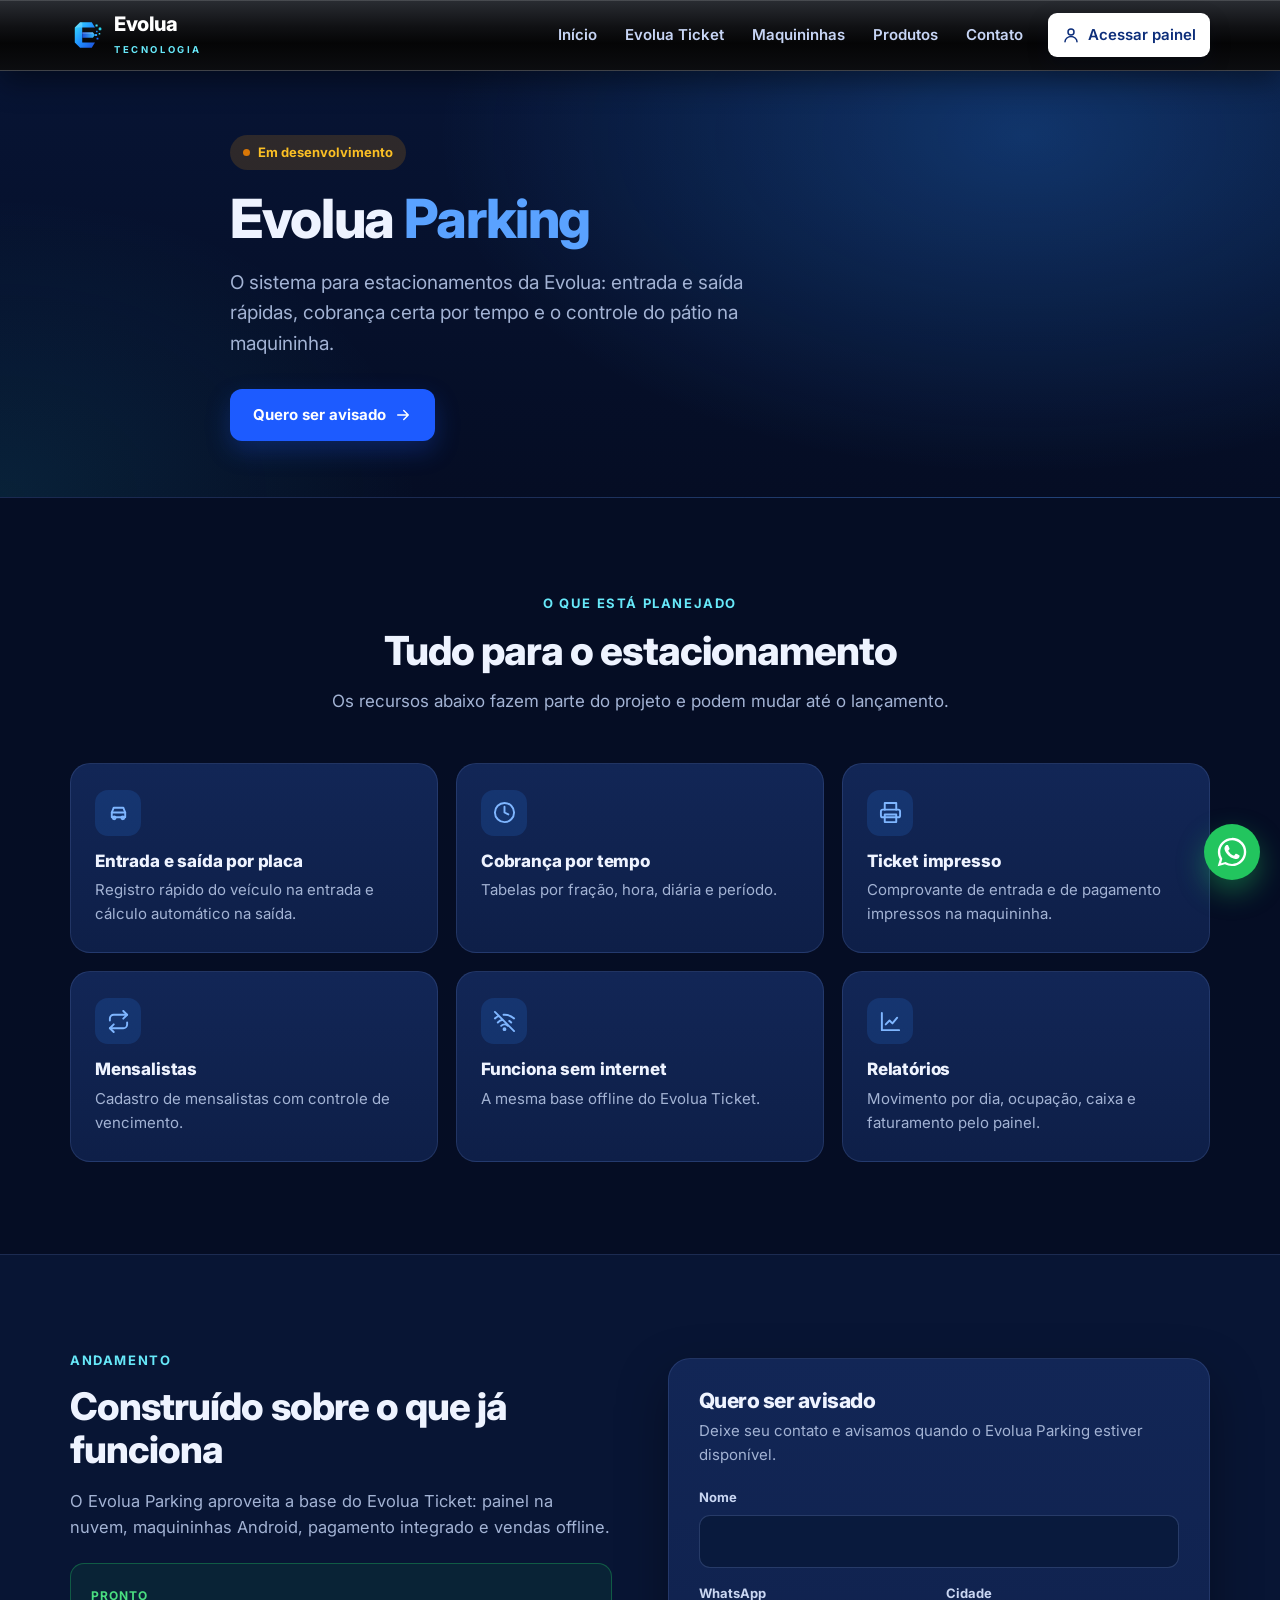
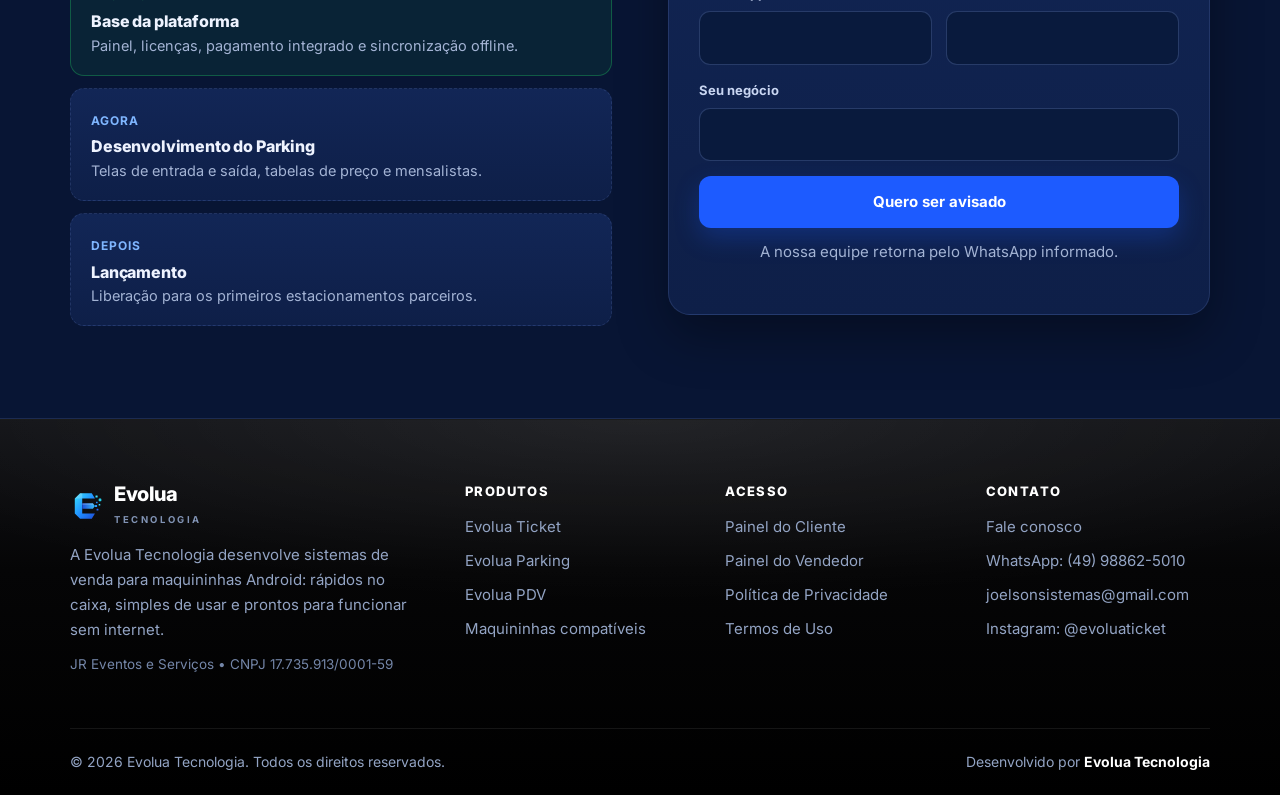
<file: evolua-parking.html>
<!doctype html>
<html lang="pt-BR">
<head>
<meta charset="utf-8">
<meta name="viewport" content="width=device-width, initial-scale=1">
<title>Evolua Parking | Sistema para estacionamentos | Evolua Tecnologia</title>
<meta name="description" content="Evolua Parking: sistema para estacionamentos com entrada e saída por placa, cobrança por tempo, ticket impresso e mensalistas. Em desenvolvimento pela Evolua Tecnologia.">
<meta name="theme-color" content="#0a0a0c">
<link rel="canonical" href="https://www.evoluatecnologia.com.br/evolua-parking.html">
<meta property="og:type" content="website">
<meta property="og:locale" content="pt_BR">
<meta property="og:site_name" content="Evolua Tecnologia">
<meta property="og:title" content="Evolua Parking | Sistema para estacionamentos | Evolua Tecnologia">
<meta property="og:description" content="Evolua Parking: sistema para estacionamentos com entrada e saída por placa, cobrança por tempo, ticket impresso e mensalistas. Em desenvolvimento pela Evolua Tecnologia.">
<meta property="og:url" content="https://www.evoluatecnologia.com.br/evolua-parking.html">
<link rel="icon" type="image/svg+xml" href="assets/img/evolua-icon.svg">
<link rel="preconnect" href="https://fonts.googleapis.com">
<link rel="preconnect" href="https://fonts.gstatic.com" crossorigin>
<link href="https://fonts.googleapis.com/css2?family=Exo+2:wght@800;900&family=Inter:wght@400;500;600;700;800;900&display=swap" rel="stylesheet">
<link rel="stylesheet" href="assets/css/style.css?v=202610241849">
</head>
<body>
<header class="header">
  <div class="wrap">
    <a class="brand" href="index.html" aria-label="Evolua Tecnologia - início"><img src="assets/img/evolua-mark.svg" alt="" width="34" height="34"><span><span class="brand-name">Evolua</span><span class="brand-sub">Tecnologia</span></span></a>
    <button class="menu-btn" type="button" aria-label="Abrir menu" aria-expanded="false" aria-controls="menu"><svg viewBox="0 0 24 24" fill="none" stroke="currentColor" stroke-width="2" stroke-linecap="round" stroke-linejoin="round" aria-hidden="true"><path d="M3 6h18M3 12h18M3 18h18"/></svg></button>
    <nav class="nav" id="menu" aria-label="Menu principal">
      <a href="index.html">Início</a><a href="evolua-ticket.html">Evolua Ticket</a><a href="index.html#compatibilidade">Maquininhas</a><a href="index.html#produtos">Produtos</a><a href="contato.html">Contato</a>
      <a class="btn btn-primary btn-sm" href="acesso.html"><svg viewBox="0 0 24 24" fill="none" stroke="currentColor" stroke-width="2" stroke-linecap="round" stroke-linejoin="round" aria-hidden="true"><circle cx="12" cy="8" r="4"/><path d="M4 21c0-4 4-7 8-7s8 3 8 7"/></svg> Acessar painel</a>
    </nav>
  </div>
</header>
<main>

<section class="hero hero-sm">
  <div class="wrap">
    <div>
      <span class="eyebrow amber"><i class="dot"></i> Em desenvolvimento</span>
      <h1>Evolua <span class="hl">Parking</span></h1>
      <p class="lead">O sistema para estacionamentos da Evolua: entrada e saída rápidas, cobrança certa por tempo e o controle do pátio na maquininha.</p>
      <div class="hero-actions"><a class="btn btn-primary" href="#avise-me">Quero ser avisado <svg viewBox="0 0 24 24" fill="none" stroke="currentColor" stroke-width="2" stroke-linecap="round" stroke-linejoin="round" aria-hidden="true"><path d="M5 12h14M13 6l6 6-6 6"/></svg></a></div>
    </div>
  </div>
</section>

<section class="section">
  <div class="wrap">
    <div class="section-head reveal">
      <span class="kicker">O que está planejado</span>
      <h2>Tudo para o estacionamento</h2>
      <p>Os recursos abaixo fazem parte do projeto e podem mudar até o lançamento.</p>
    </div>
    <div class="features "><div class="feature reveal"><div class="f-ic"><svg viewBox="0 0 24 24" fill="none" stroke="currentColor" stroke-width="2" stroke-linecap="round" stroke-linejoin="round" aria-hidden="true"><path d="M5 17h14v-5l-2-5H7l-2 5Z"/><circle cx="7.5" cy="17.5" r="1.5"/><circle cx="16.5" cy="17.5" r="1.5"/><path d="M5 12h14"/></svg></div><h3>Entrada e saída por placa</h3><p>Registro rápido do veículo na entrada e cálculo automático na saída.</p></div><div class="feature reveal"><div class="f-ic"><svg viewBox="0 0 24 24" fill="none" stroke="currentColor" stroke-width="2" stroke-linecap="round" stroke-linejoin="round" aria-hidden="true"><circle cx="12" cy="12" r="10"/><path d="M12 6v6l4 2"/></svg></div><h3>Cobrança por tempo</h3><p>Tabelas por fração, hora, diária e período.</p></div><div class="feature reveal"><div class="f-ic"><svg viewBox="0 0 24 24" fill="none" stroke="currentColor" stroke-width="2" stroke-linecap="round" stroke-linejoin="round" aria-hidden="true"><path d="M6 9V2h12v7"/><rect x="2" y="9" width="20" height="8" rx="2"/><path d="M6 14h12v8H6z"/></svg></div><h3>Ticket impresso</h3><p>Comprovante de entrada e de pagamento impressos na maquininha.</p></div><div class="feature reveal"><div class="f-ic"><svg viewBox="0 0 24 24" fill="none" stroke="currentColor" stroke-width="2" stroke-linecap="round" stroke-linejoin="round" aria-hidden="true"><path d="m17 1 4 4-4 4"/><path d="M3 11V9a4 4 0 0 1 4-4h14M7 23l-4-4 4-4"/><path d="M21 13v2a4 4 0 0 1-4 4H3"/></svg></div><h3>Mensalistas</h3><p>Cadastro de mensalistas com controle de vencimento.</p></div><div class="feature reveal"><div class="f-ic"><svg viewBox="0 0 24 24" fill="none" stroke="currentColor" stroke-width="2" stroke-linecap="round" stroke-linejoin="round" aria-hidden="true"><path d="M2 2l20 20M8.5 16.5a5 5 0 0 1 7 0M5 13a10 10 0 0 1 5.2-2.8M19 13a10 10 0 0 0-2.1-1.6M2 8.8a15 15 0 0 1 4.2-2.7M22 8.8A15 15 0 0 0 11 5"/><circle cx="12" cy="20" r="1"/></svg></div><h3>Funciona sem internet</h3><p>A mesma base offline do Evolua Ticket.</p></div><div class="feature reveal"><div class="f-ic"><svg viewBox="0 0 24 24" fill="none" stroke="currentColor" stroke-width="2" stroke-linecap="round" stroke-linejoin="round" aria-hidden="true"><path d="M3 3v18h18"/><path d="M7 15l4-4 3 3 5-6"/></svg></div><h3>Relatórios</h3><p>Movimento por dia, ocupação, caixa e faturamento pelo painel.</p></div></div>
  </div>
</section>

<section class="section section-soft" id="avise-me">
  <div class="wrap split">
    <div class="reveal">
      <span class="kicker">Andamento</span>
      <h2>Construído sobre o que já funciona</h2>
      <p>O Evolua Parking aproveita a base do Evolua Ticket: painel na nuvem, maquininhas Android, pagamento integrado e vendas offline.</p>
      <div class="roadmap">
        <div class="rm done"><small>Pronto</small><h4>Base da plataforma</h4><p>Painel, licenças, pagamento integrado e sincronização offline.</p></div>
        <div class="rm"><small>Agora</small><h4>Desenvolvimento do Parking</h4><p>Telas de entrada e saída, tabelas de preço e mensalistas.</p></div>
        <div class="rm"><small>Depois</small><h4>Lançamento</h4><p>Liberação para os primeiros estacionamentos parceiros.</p></div>
      </div>
    </div>
    <form class="form-card reveal" data-send="Quero saber mais sobre o Evolua Parking">
      <h3>Quero ser avisado</h3>
      <p>Deixe seu contato e avisamos quando o Evolua Parking estiver disponível.</p>
      <div class="field"><label for="f-nome">Nome</label><input id="f-nome" name="nome" data-label="Nome" required autocomplete="name"></div>
      <div class="field-row">
        <div class="field"><label for="f-tel">WhatsApp</label><input id="f-tel" name="whatsapp" data-label="WhatsApp" inputmode="tel" required autocomplete="tel"></div>
        <div class="field"><label for="f-cidade">Cidade</label><input id="f-cidade" name="cidade" data-label="Cidade" autocomplete="address-level2"></div>
      </div>
      <div class="field"><label for="f-neg">Seu negócio</label><input id="f-neg" name="negocio" data-label="Negócio"></div>
      <input class="hp" type="text" name="site" tabindex="-1" autocomplete="off" aria-hidden="true">
      <button class="btn btn-primary btn-block" type="submit">Quero ser avisado</button>
      <p class="form-note">A nossa equipe retorna pelo WhatsApp informado.</p>
    </form>
  </div>
</section>

</main>
<footer class="footer">
  <div class="wrap">
    <div class="footer-grid">
      <div>
        <a class="brand" href="index.html" aria-label="Evolua Tecnologia - início"><img src="assets/img/evolua-mark.svg" alt="" width="34" height="34"><span><span class="brand-name">Evolua</span><span class="brand-sub">Tecnologia</span></span></a>
        <p class="about">A Evolua Tecnologia desenvolve sistemas de venda para maquininhas Android: rápidos no caixa, simples de usar e prontos para funcionar sem internet.</p>
        <p class="company" data-contact="empresa" hidden><span data-contact-text></span></p>
      </div>
      <div>
        <h4>Produtos</h4>
        <ul>
          <li><a href="evolua-ticket.html">Evolua Ticket</a></li>
          <li><a href="evolua-parking.html">Evolua Parking</a></li>
          <li><a href="evolua-pdv.html">Evolua PDV</a></li>
          <li><a href="index.html#compatibilidade">Maquininhas compatíveis</a></li>
        </ul>
      </div>
      <div>
        <h4>Acesso</h4>
        <ul>
          <li><a href="https://painel.evoluatecnologia.com.br/index.php">Painel do Cliente</a></li>
          <li><a href="https://painel.evoluatecnologia.com.br/vendedor.php">Painel do Vendedor</a></li>
          <li><a href="privacidade.html">Política de Privacidade</a></li>
          <li><a href="termos.html">Termos de Uso</a></li>
        </ul>
      </div>
      <div>
        <h4>Contato</h4>
        <ul>
          <li><a href="contato.html">Fale conosco</a></li>
          <li><a data-contact="whatsapp" hidden>WhatsApp: <span data-contact-text></span></a></li>
          <li><a data-contact="email" hidden><span data-contact-text></span></a></li>
          <li><a data-contact="instagram" hidden>Instagram: <span data-contact-text></span></a></li>
        </ul>
      </div>
    </div>
    <div class="footer-bottom">
      <span>© <span data-year>2026</span> Evolua Tecnologia. Todos os direitos reservados.</span>
      <span>Desenvolvido por <b>Evolua Tecnologia</b></span>
    </div>
  </div>
</footer>
<a class="wa-float" href="contato.html" aria-label="Falar no WhatsApp" hidden><svg viewBox="0 0 24 24" fill="currentColor" aria-hidden="true"><path d="M17.47 14.38c-.3-.15-1.76-.87-2.03-.97-.27-.1-.47-.15-.67.15-.2.3-.77.97-.94 1.17-.17.2-.35.22-.65.07-.3-.15-1.26-.46-2.4-1.48-.89-.79-1.49-1.77-1.66-2.07-.17-.3-.02-.46.13-.61.13-.13.3-.35.45-.52.15-.17.2-.3.3-.5.1-.2.05-.37-.03-.52-.07-.15-.67-1.6-.92-2.2-.24-.58-.49-.5-.67-.51h-.57c-.2 0-.52.07-.8.37-.27.3-1.04 1.02-1.04 2.48 0 1.46 1.07 2.88 1.21 3.08.15.2 2.1 3.2 5.08 4.49.71.31 1.26.49 1.7.63.71.22 1.36.19 1.87.12.57-.09 1.76-.72 2-1.41.25-.7.25-1.29.17-1.41-.07-.13-.27-.2-.57-.35ZM12.04 21.5h-.01a9.43 9.43 0 0 1-4.8-1.32l-.35-.2-3.57.94.95-3.48-.22-.36A9.42 9.42 0 0 1 2.6 12.05C2.6 6.84 6.84 2.6 12.05 2.6c2.52 0 4.9.99 6.68 2.77a9.37 9.37 0 0 1 2.76 6.68c0 5.21-4.24 9.45-9.45 9.45Zm8.04-17.5A11.3 11.3 0 0 0 12.04.7C5.78.7.68 5.8.68 12.05c0 2 .52 3.95 1.52 5.67L.58 23.3l5.72-1.5a11.3 11.3 0 0 0 5.74 1.46h.01c6.26 0 11.36-5.1 11.36-11.35 0-3.04-1.18-5.89-3.33-8.03Z"/></svg></a>
<script src="assets/js/main.js?v=202610241849"></script>
</body>
</html>
</file>
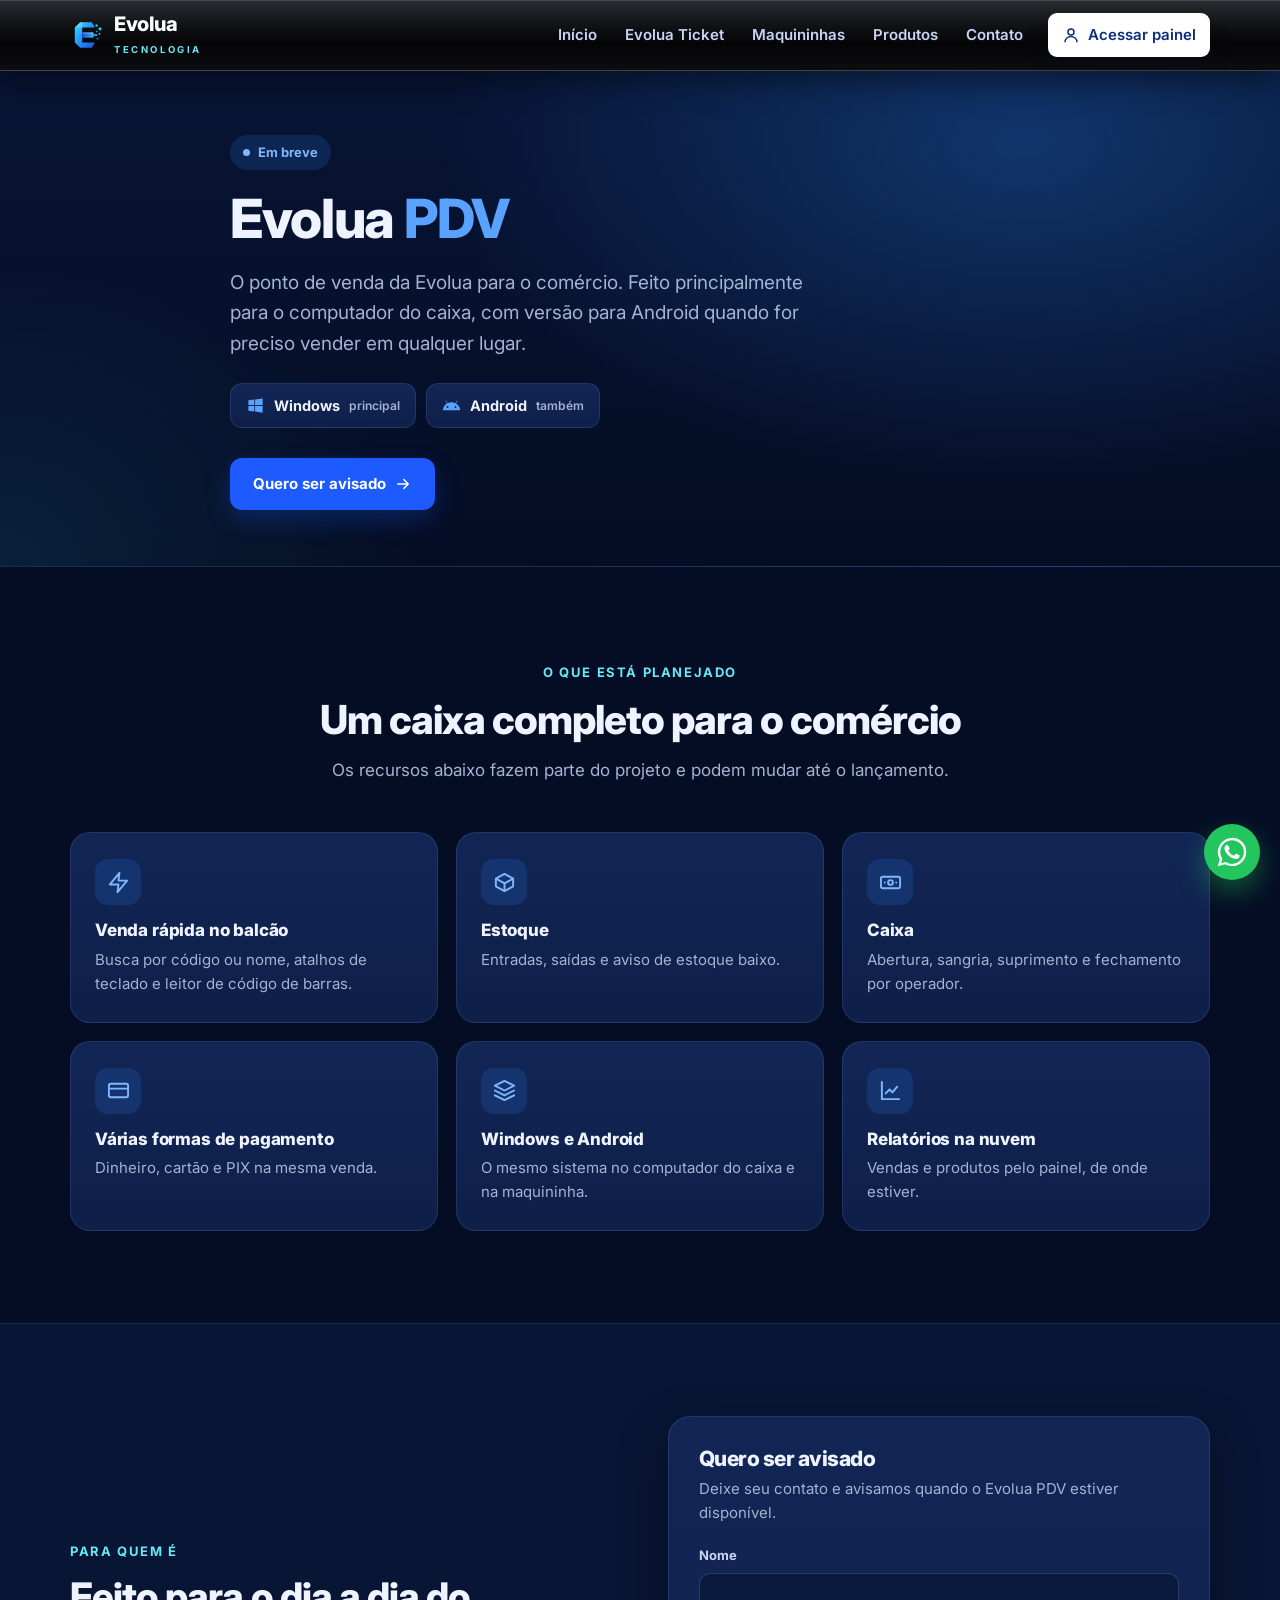
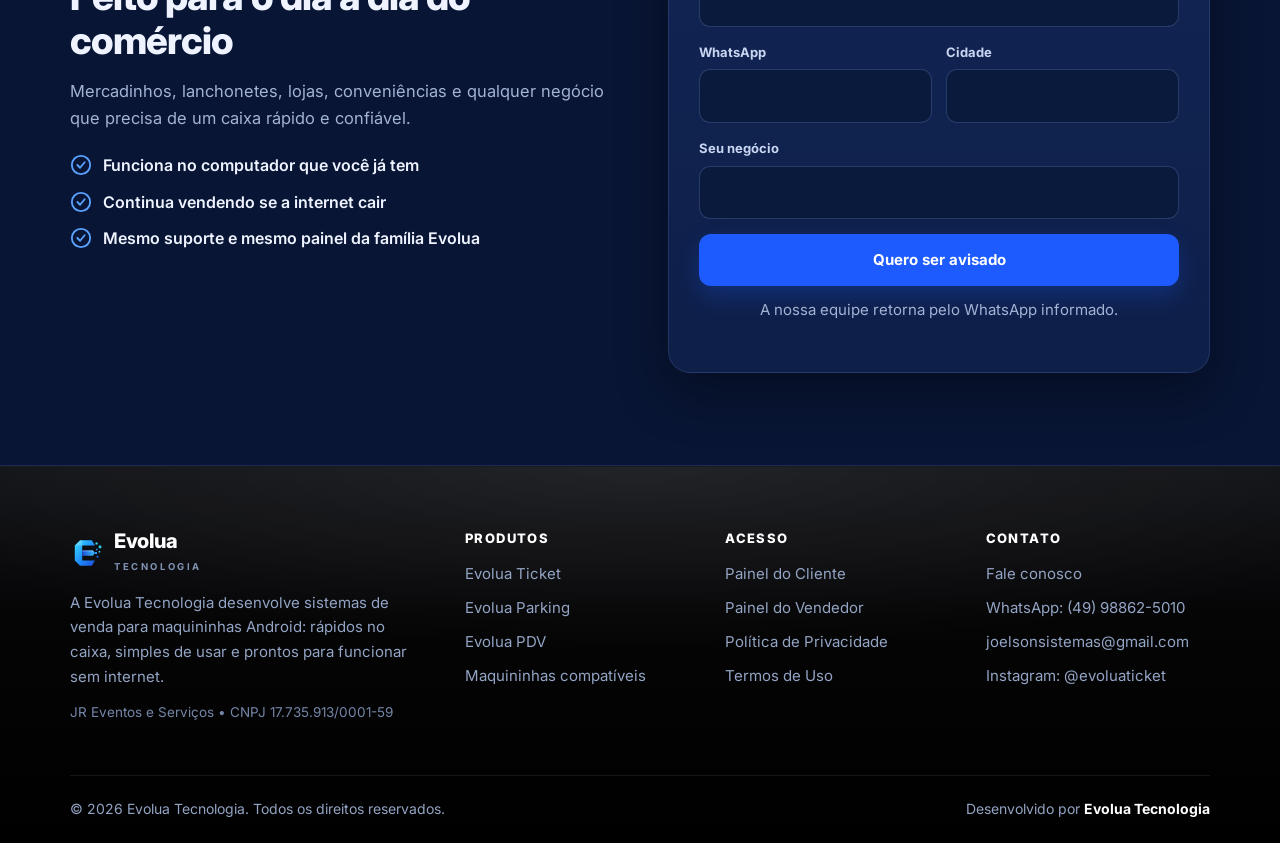
<file: evolua-pdv.html>
<!doctype html>
<html lang="pt-BR">
<head>
<meta charset="utf-8">
<meta name="viewport" content="width=device-width, initial-scale=1">
<title>Evolua PDV | Ponto de venda para Windows e Android | Evolua Tecnologia</title>
<meta name="description" content="Evolua PDV: ponto de venda para o comércio, feito para computador Windows e com versão para Android. Em breve pela Evolua Tecnologia.">
<meta name="theme-color" content="#0a0a0c">
<link rel="canonical" href="https://www.evoluatecnologia.com.br/evolua-pdv.html">
<meta property="og:type" content="website">
<meta property="og:locale" content="pt_BR">
<meta property="og:site_name" content="Evolua Tecnologia">
<meta property="og:title" content="Evolua PDV | Ponto de venda para Windows e Android | Evolua Tecnologia">
<meta property="og:description" content="Evolua PDV: ponto de venda para o comércio, feito para computador Windows e com versão para Android. Em breve pela Evolua Tecnologia.">
<meta property="og:url" content="https://www.evoluatecnologia.com.br/evolua-pdv.html">
<link rel="icon" type="image/svg+xml" href="assets/img/evolua-icon.svg">
<link rel="preconnect" href="https://fonts.googleapis.com">
<link rel="preconnect" href="https://fonts.gstatic.com" crossorigin>
<link href="https://fonts.googleapis.com/css2?family=Exo+2:wght@800;900&family=Inter:wght@400;500;600;700;800;900&display=swap" rel="stylesheet">
<link rel="stylesheet" href="assets/css/style.css?v=202610241849">
</head>
<body>
<header class="header">
  <div class="wrap">
    <a class="brand" href="index.html" aria-label="Evolua Tecnologia - início"><img src="assets/img/evolua-mark.svg" alt="" width="34" height="34"><span><span class="brand-name">Evolua</span><span class="brand-sub">Tecnologia</span></span></a>
    <button class="menu-btn" type="button" aria-label="Abrir menu" aria-expanded="false" aria-controls="menu"><svg viewBox="0 0 24 24" fill="none" stroke="currentColor" stroke-width="2" stroke-linecap="round" stroke-linejoin="round" aria-hidden="true"><path d="M3 6h18M3 12h18M3 18h18"/></svg></button>
    <nav class="nav" id="menu" aria-label="Menu principal">
      <a href="index.html">Início</a><a href="evolua-ticket.html">Evolua Ticket</a><a href="index.html#compatibilidade">Maquininhas</a><a href="index.html#produtos">Produtos</a><a href="contato.html">Contato</a>
      <a class="btn btn-primary btn-sm" href="acesso.html"><svg viewBox="0 0 24 24" fill="none" stroke="currentColor" stroke-width="2" stroke-linecap="round" stroke-linejoin="round" aria-hidden="true"><circle cx="12" cy="8" r="4"/><path d="M4 21c0-4 4-7 8-7s8 3 8 7"/></svg> Acessar painel</a>
    </nav>
  </div>
</header>
<main>

<section class="hero hero-sm">
  <div class="wrap">
    <div>
      <span class="eyebrow"><i class="dot"></i> Em breve</span>
      <h1>Evolua <span class="hl">PDV</span></h1>
      <p class="lead">O ponto de venda da Evolua para o comércio. Feito principalmente para o computador do caixa, com versão para Android quando for preciso vender em qualquer lugar.</p>
      <div class="platforms">
        <span class="platform"><svg viewBox="0 0 24 24" fill="currentColor" aria-hidden="true"><path d="M3 5.5 10.5 4.5v7H3zM11.5 4.3 21 3v8.5h-9.5zM3 12.5h7.5v7L3 18.5zM11.5 12.5H21V21l-9.5-1.3z"/></svg> Windows <small>principal</small></span>
        <span class="platform"><svg viewBox="0 0 24 24" fill="currentColor" aria-hidden="true"><path d="M17.6 9.48l1.84-3.18a.38.38 0 0 0-.66-.38l-1.86 3.22a11.4 11.4 0 0 0-9.84 0L5.22 5.92a.38.38 0 0 0-.66.38L6.4 9.48A10.8 10.8 0 0 0 1 18h22a10.8 10.8 0 0 0-5.4-8.52ZM7 15.25a1.25 1.25 0 1 1 0-2.5 1.25 1.25 0 0 1 0 2.5Zm10 0a1.25 1.25 0 1 1 0-2.5 1.25 1.25 0 0 1 0 2.5Z"/></svg> Android <small>também</small></span>
      </div>
      <div class="hero-actions"><a class="btn btn-primary" href="#avise-me">Quero ser avisado <svg viewBox="0 0 24 24" fill="none" stroke="currentColor" stroke-width="2" stroke-linecap="round" stroke-linejoin="round" aria-hidden="true"><path d="M5 12h14M13 6l6 6-6 6"/></svg></a></div>
    </div>
  </div>
</section>

<section class="section">
  <div class="wrap">
    <div class="section-head reveal">
      <span class="kicker">O que está planejado</span>
      <h2>Um caixa completo para o comércio</h2>
      <p>Os recursos abaixo fazem parte do projeto e podem mudar até o lançamento.</p>
    </div>
    <div class="features "><div class="feature reveal"><div class="f-ic"><svg viewBox="0 0 24 24" fill="none" stroke="currentColor" stroke-width="2" stroke-linecap="round" stroke-linejoin="round" aria-hidden="true"><path d="M13 2 3 14h9l-1 8 10-12h-9Z"/></svg></div><h3>Venda rápida no balcão</h3><p>Busca por código ou nome, atalhos de teclado e leitor de código de barras.</p></div><div class="feature reveal"><div class="f-ic"><svg viewBox="0 0 24 24" fill="none" stroke="currentColor" stroke-width="2" stroke-linecap="round" stroke-linejoin="round" aria-hidden="true"><path d="M21 8 12 3 3 8v8l9 5 9-5Z"/><path d="m3 8 9 5 9-5M12 13v8"/></svg></div><h3>Estoque</h3><p>Entradas, saídas e aviso de estoque baixo.</p></div><div class="feature reveal"><div class="f-ic"><svg viewBox="0 0 24 24" fill="none" stroke="currentColor" stroke-width="2" stroke-linecap="round" stroke-linejoin="round" aria-hidden="true"><rect x="2" y="6" width="20" height="12" rx="2"/><circle cx="12" cy="12" r="2.5"/><path d="M6 12h.01M18 12h.01"/></svg></div><h3>Caixa</h3><p>Abertura, sangria, suprimento e fechamento por operador.</p></div><div class="feature reveal"><div class="f-ic"><svg viewBox="0 0 24 24" fill="none" stroke="currentColor" stroke-width="2" stroke-linecap="round" stroke-linejoin="round" aria-hidden="true"><rect x="2" y="5" width="20" height="14" rx="2"/><path d="M2 10h20"/></svg></div><h3>Várias formas de pagamento</h3><p>Dinheiro, cartão e PIX na mesma venda.</p></div><div class="feature reveal"><div class="f-ic"><svg viewBox="0 0 24 24" fill="none" stroke="currentColor" stroke-width="2" stroke-linecap="round" stroke-linejoin="round" aria-hidden="true"><path d="m12 2 10 5-10 5L2 7Z"/><path d="m2 17 10 5 10-5M2 12l10 5 10-5"/></svg></div><h3>Windows e Android</h3><p>O mesmo sistema no computador do caixa e na maquininha.</p></div><div class="feature reveal"><div class="f-ic"><svg viewBox="0 0 24 24" fill="none" stroke="currentColor" stroke-width="2" stroke-linecap="round" stroke-linejoin="round" aria-hidden="true"><path d="M3 3v18h18"/><path d="M7 15l4-4 3 3 5-6"/></svg></div><h3>Relatórios na nuvem</h3><p>Vendas e produtos pelo painel, de onde estiver.</p></div></div>
  </div>
</section>

<section class="section section-soft" id="avise-me">
  <div class="wrap split">
    <div class="reveal">
      <span class="kicker">Para quem é</span>
      <h2>Feito para o dia a dia do comércio</h2>
      <p>Mercadinhos, lanchonetes, lojas, conveniências e qualquer negócio que precisa de um caixa rápido e confiável.</p>
      <ul class="checklist"><li><svg viewBox="0 0 24 24" fill="none" stroke="currentColor" stroke-width="2" stroke-linecap="round" stroke-linejoin="round" aria-hidden="true"><circle cx="12" cy="12" r="10"/><path d="m8 12 3 3 5-6"/></svg><span>Funciona no computador que você já tem</span></li><li><svg viewBox="0 0 24 24" fill="none" stroke="currentColor" stroke-width="2" stroke-linecap="round" stroke-linejoin="round" aria-hidden="true"><circle cx="12" cy="12" r="10"/><path d="m8 12 3 3 5-6"/></svg><span>Continua vendendo se a internet cair</span></li><li><svg viewBox="0 0 24 24" fill="none" stroke="currentColor" stroke-width="2" stroke-linecap="round" stroke-linejoin="round" aria-hidden="true"><circle cx="12" cy="12" r="10"/><path d="m8 12 3 3 5-6"/></svg><span>Mesmo suporte e mesmo painel da família Evolua</span></li></ul>
    </div>
    <form class="form-card reveal" data-send="Quero saber mais sobre o Evolua PDV">
      <h3>Quero ser avisado</h3>
      <p>Deixe seu contato e avisamos quando o Evolua PDV estiver disponível.</p>
      <div class="field"><label for="f-nome">Nome</label><input id="f-nome" name="nome" data-label="Nome" required autocomplete="name"></div>
      <div class="field-row">
        <div class="field"><label for="f-tel">WhatsApp</label><input id="f-tel" name="whatsapp" data-label="WhatsApp" inputmode="tel" required autocomplete="tel"></div>
        <div class="field"><label for="f-cidade">Cidade</label><input id="f-cidade" name="cidade" data-label="Cidade" autocomplete="address-level2"></div>
      </div>
      <div class="field"><label for="f-neg">Seu negócio</label><input id="f-neg" name="negocio" data-label="Negócio"></div>
      <input class="hp" type="text" name="site" tabindex="-1" autocomplete="off" aria-hidden="true">
      <button class="btn btn-primary btn-block" type="submit">Quero ser avisado</button>
      <p class="form-note">A nossa equipe retorna pelo WhatsApp informado.</p>
    </form>
  </div>
</section>

</main>
<footer class="footer">
  <div class="wrap">
    <div class="footer-grid">
      <div>
        <a class="brand" href="index.html" aria-label="Evolua Tecnologia - início"><img src="assets/img/evolua-mark.svg" alt="" width="34" height="34"><span><span class="brand-name">Evolua</span><span class="brand-sub">Tecnologia</span></span></a>
        <p class="about">A Evolua Tecnologia desenvolve sistemas de venda para maquininhas Android: rápidos no caixa, simples de usar e prontos para funcionar sem internet.</p>
        <p class="company" data-contact="empresa" hidden><span data-contact-text></span></p>
      </div>
      <div>
        <h4>Produtos</h4>
        <ul>
          <li><a href="evolua-ticket.html">Evolua Ticket</a></li>
          <li><a href="evolua-parking.html">Evolua Parking</a></li>
          <li><a href="evolua-pdv.html">Evolua PDV</a></li>
          <li><a href="index.html#compatibilidade">Maquininhas compatíveis</a></li>
        </ul>
      </div>
      <div>
        <h4>Acesso</h4>
        <ul>
          <li><a href="https://painel.evoluatecnologia.com.br/index.php">Painel do Cliente</a></li>
          <li><a href="https://painel.evoluatecnologia.com.br/vendedor.php">Painel do Vendedor</a></li>
          <li><a href="privacidade.html">Política de Privacidade</a></li>
          <li><a href="termos.html">Termos de Uso</a></li>
        </ul>
      </div>
      <div>
        <h4>Contato</h4>
        <ul>
          <li><a href="contato.html">Fale conosco</a></li>
          <li><a data-contact="whatsapp" hidden>WhatsApp: <span data-contact-text></span></a></li>
          <li><a data-contact="email" hidden><span data-contact-text></span></a></li>
          <li><a data-contact="instagram" hidden>Instagram: <span data-contact-text></span></a></li>
        </ul>
      </div>
    </div>
    <div class="footer-bottom">
      <span>© <span data-year>2026</span> Evolua Tecnologia. Todos os direitos reservados.</span>
      <span>Desenvolvido por <b>Evolua Tecnologia</b></span>
    </div>
  </div>
</footer>
<a class="wa-float" href="contato.html" aria-label="Falar no WhatsApp" hidden><svg viewBox="0 0 24 24" fill="currentColor" aria-hidden="true"><path d="M17.47 14.38c-.3-.15-1.76-.87-2.03-.97-.27-.1-.47-.15-.67.15-.2.3-.77.97-.94 1.17-.17.2-.35.22-.65.07-.3-.15-1.26-.46-2.4-1.48-.89-.79-1.49-1.77-1.66-2.07-.17-.3-.02-.46.13-.61.13-.13.3-.35.45-.52.15-.17.2-.3.3-.5.1-.2.05-.37-.03-.52-.07-.15-.67-1.6-.92-2.2-.24-.58-.49-.5-.67-.51h-.57c-.2 0-.52.07-.8.37-.27.3-1.04 1.02-1.04 2.48 0 1.46 1.07 2.88 1.21 3.08.15.2 2.1 3.2 5.08 4.49.71.31 1.26.49 1.7.63.71.22 1.36.19 1.87.12.57-.09 1.76-.72 2-1.41.25-.7.25-1.29.17-1.41-.07-.13-.27-.2-.57-.35ZM12.04 21.5h-.01a9.43 9.43 0 0 1-4.8-1.32l-.35-.2-3.57.94.95-3.48-.22-.36A9.42 9.42 0 0 1 2.6 12.05C2.6 6.84 6.84 2.6 12.05 2.6c2.52 0 4.9.99 6.68 2.77a9.37 9.37 0 0 1 2.76 6.68c0 5.21-4.24 9.45-9.45 9.45Zm8.04-17.5A11.3 11.3 0 0 0 12.04.7C5.78.7.68 5.8.68 12.05c0 2 .52 3.95 1.52 5.67L.58 23.3l5.72-1.5a11.3 11.3 0 0 0 5.74 1.46h.01c6.26 0 11.36-5.1 11.36-11.35 0-3.04-1.18-5.89-3.33-8.03Z"/></svg></a>
<script src="assets/js/main.js?v=202610241849"></script>
</body>
</html>
</file>
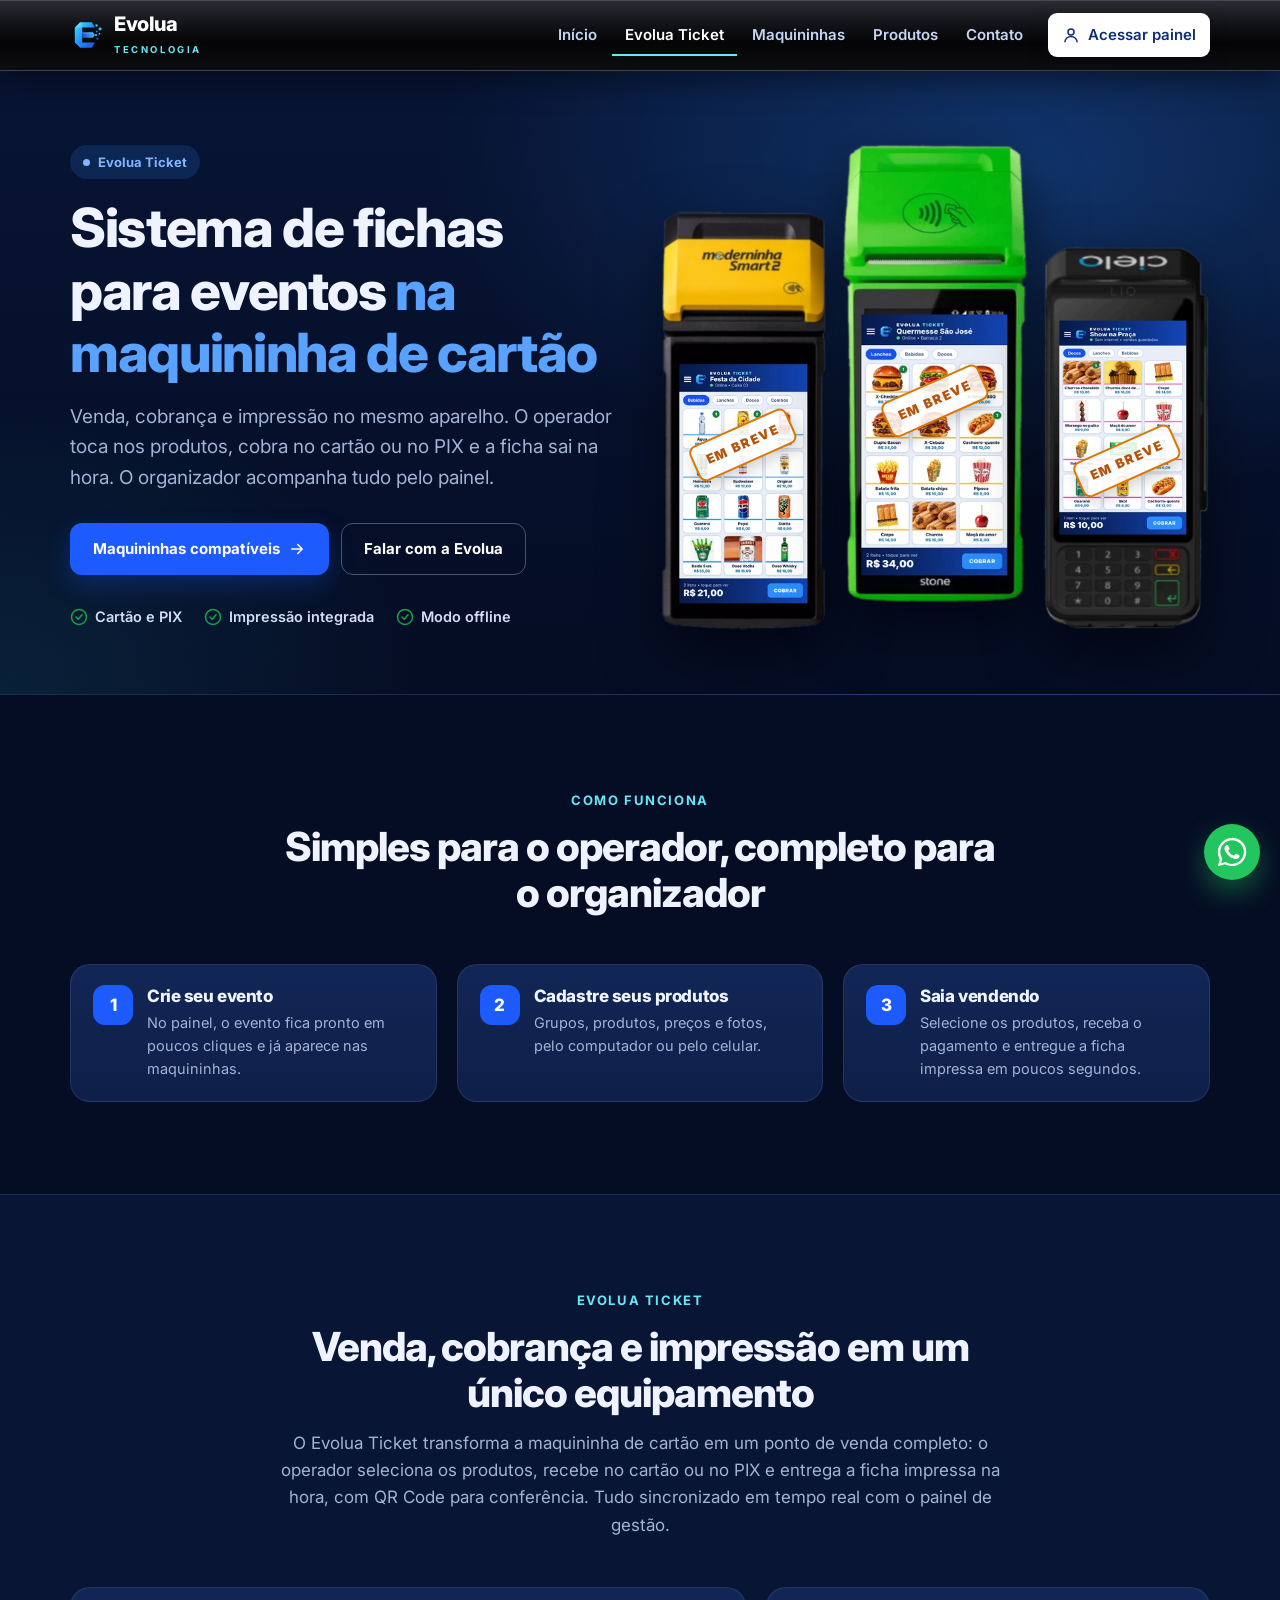
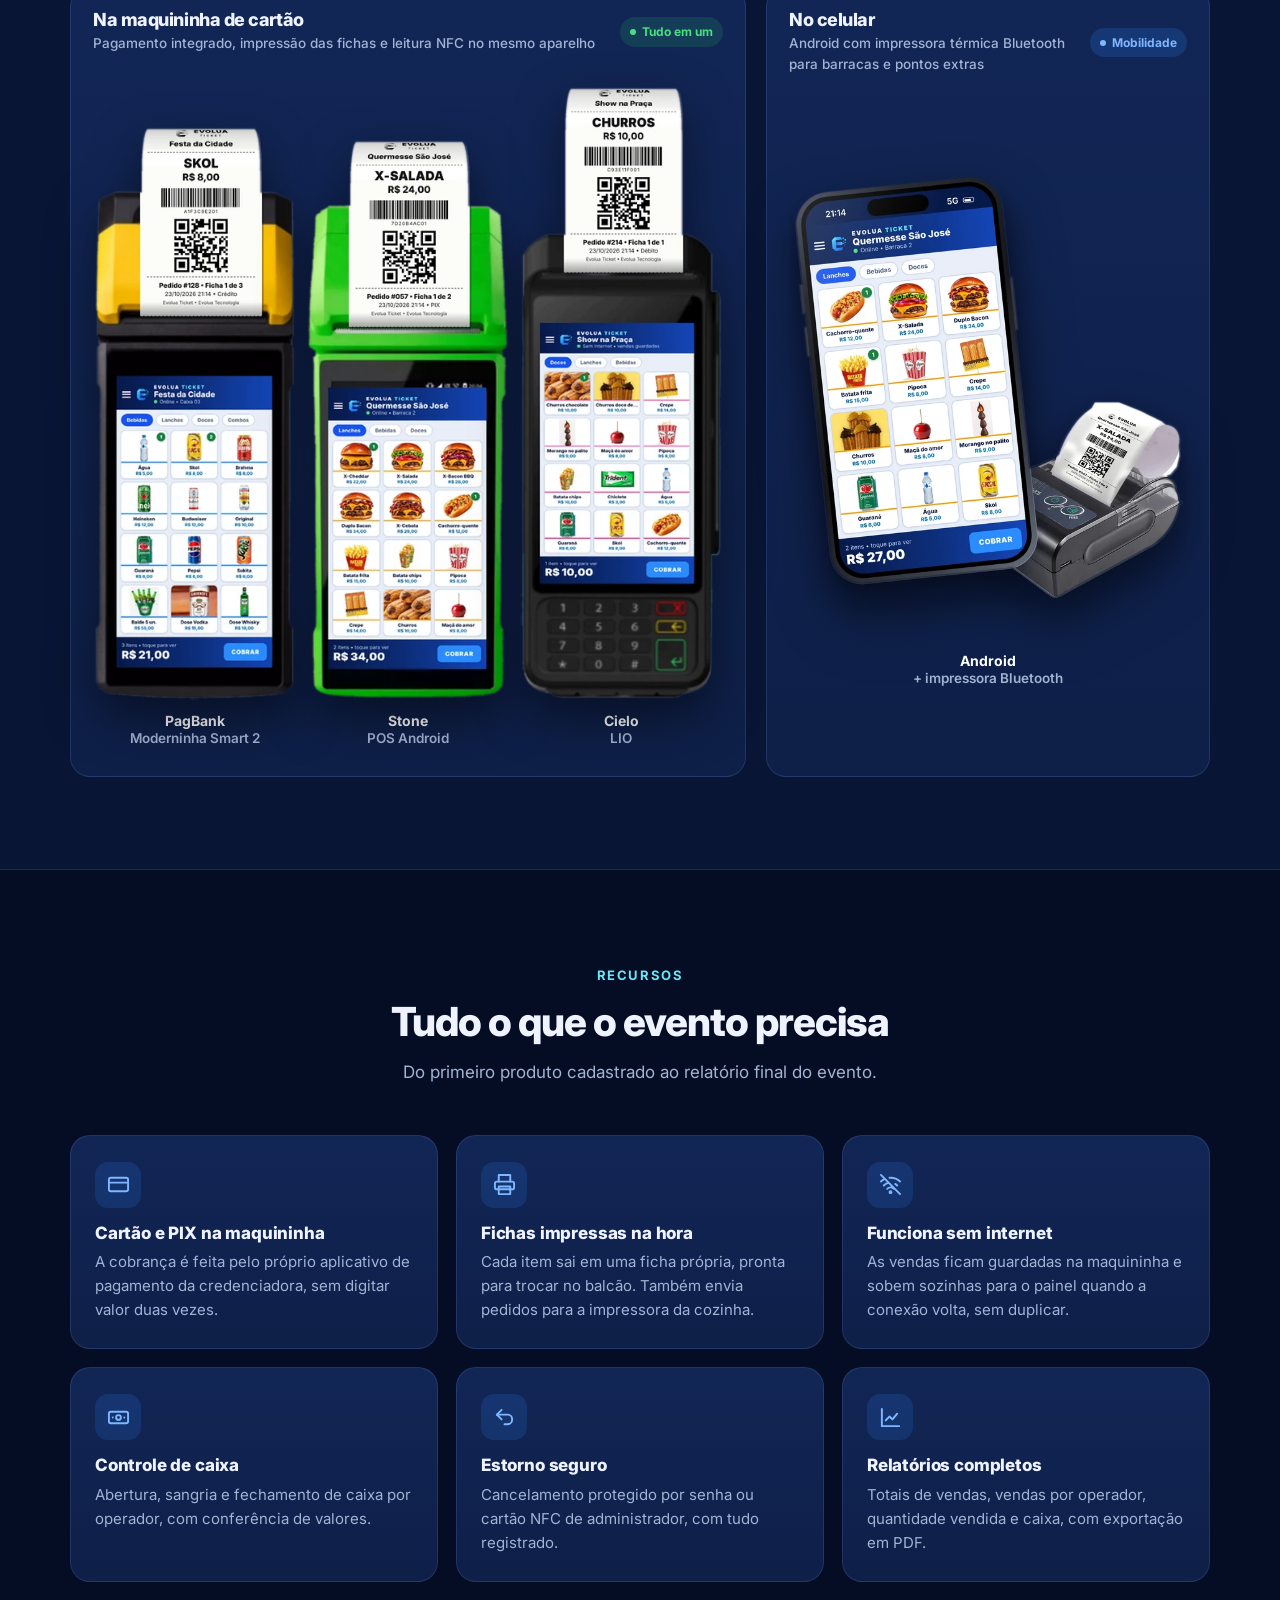
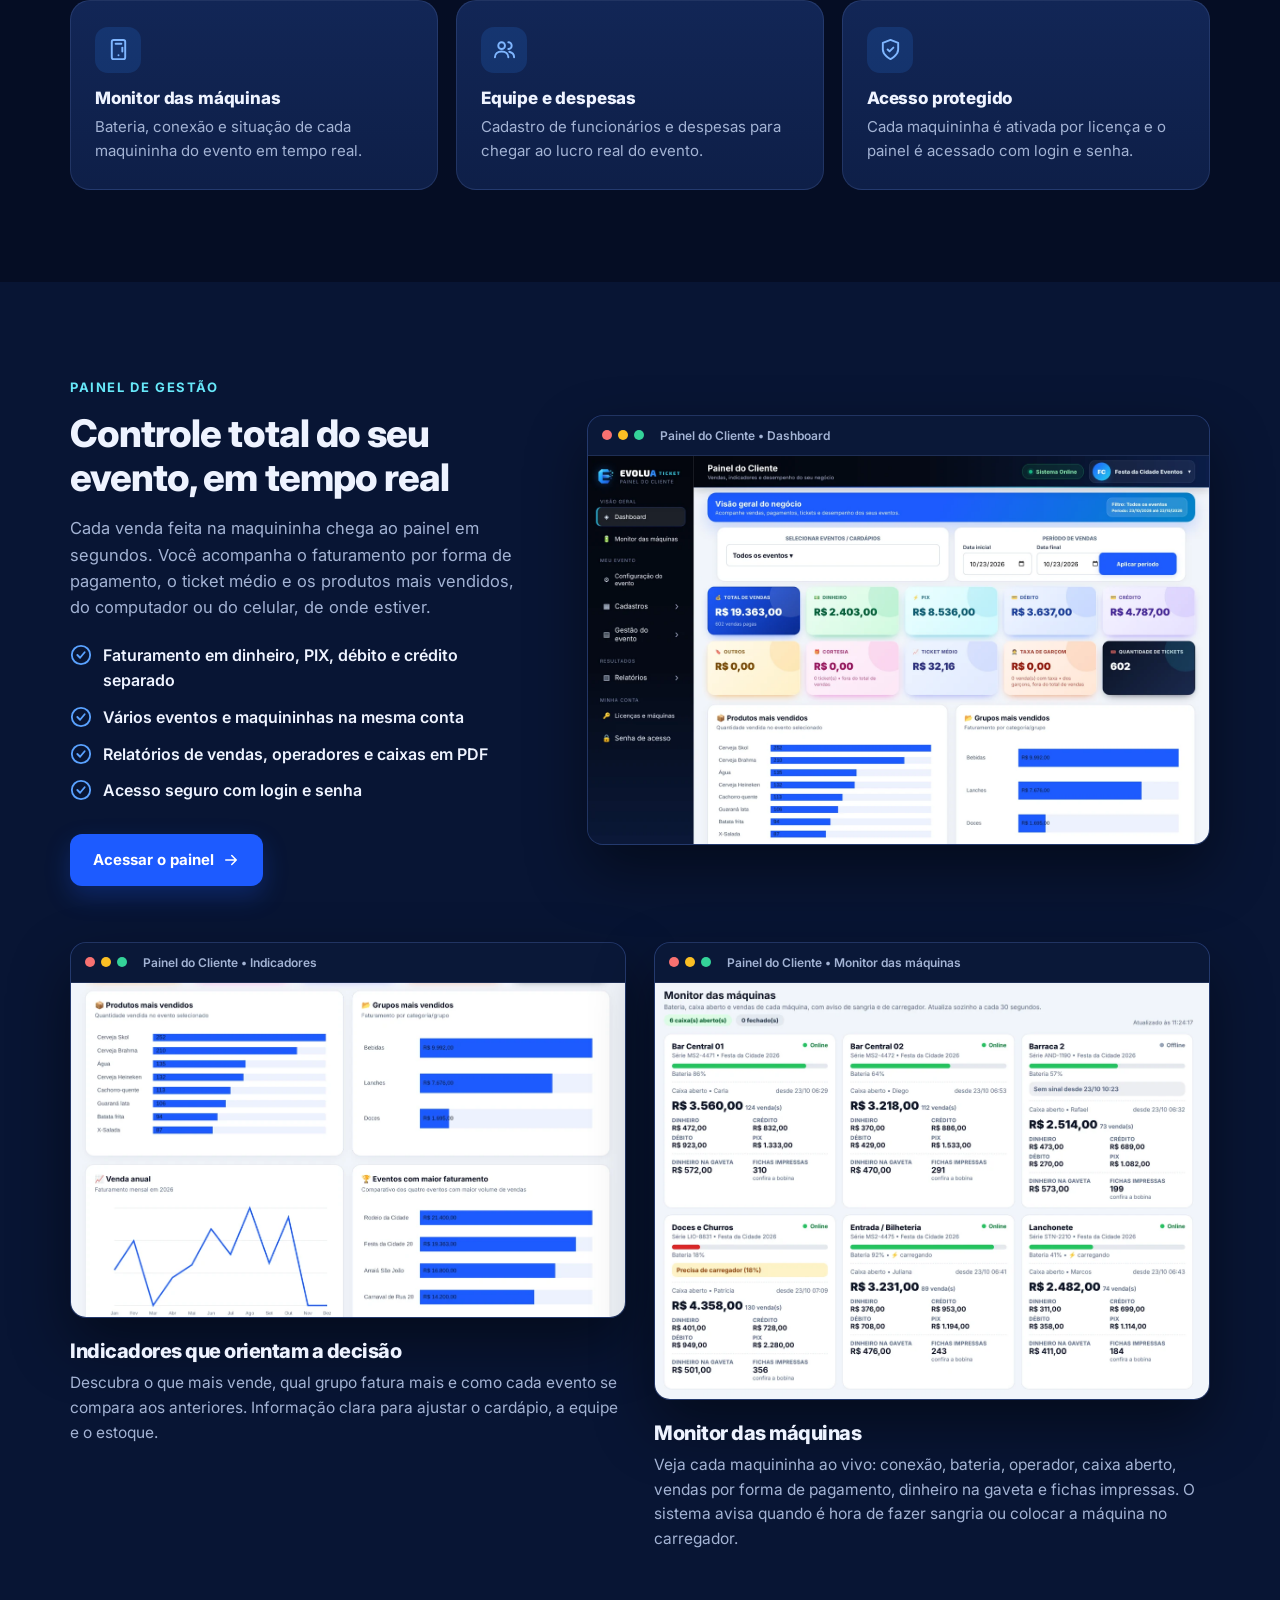
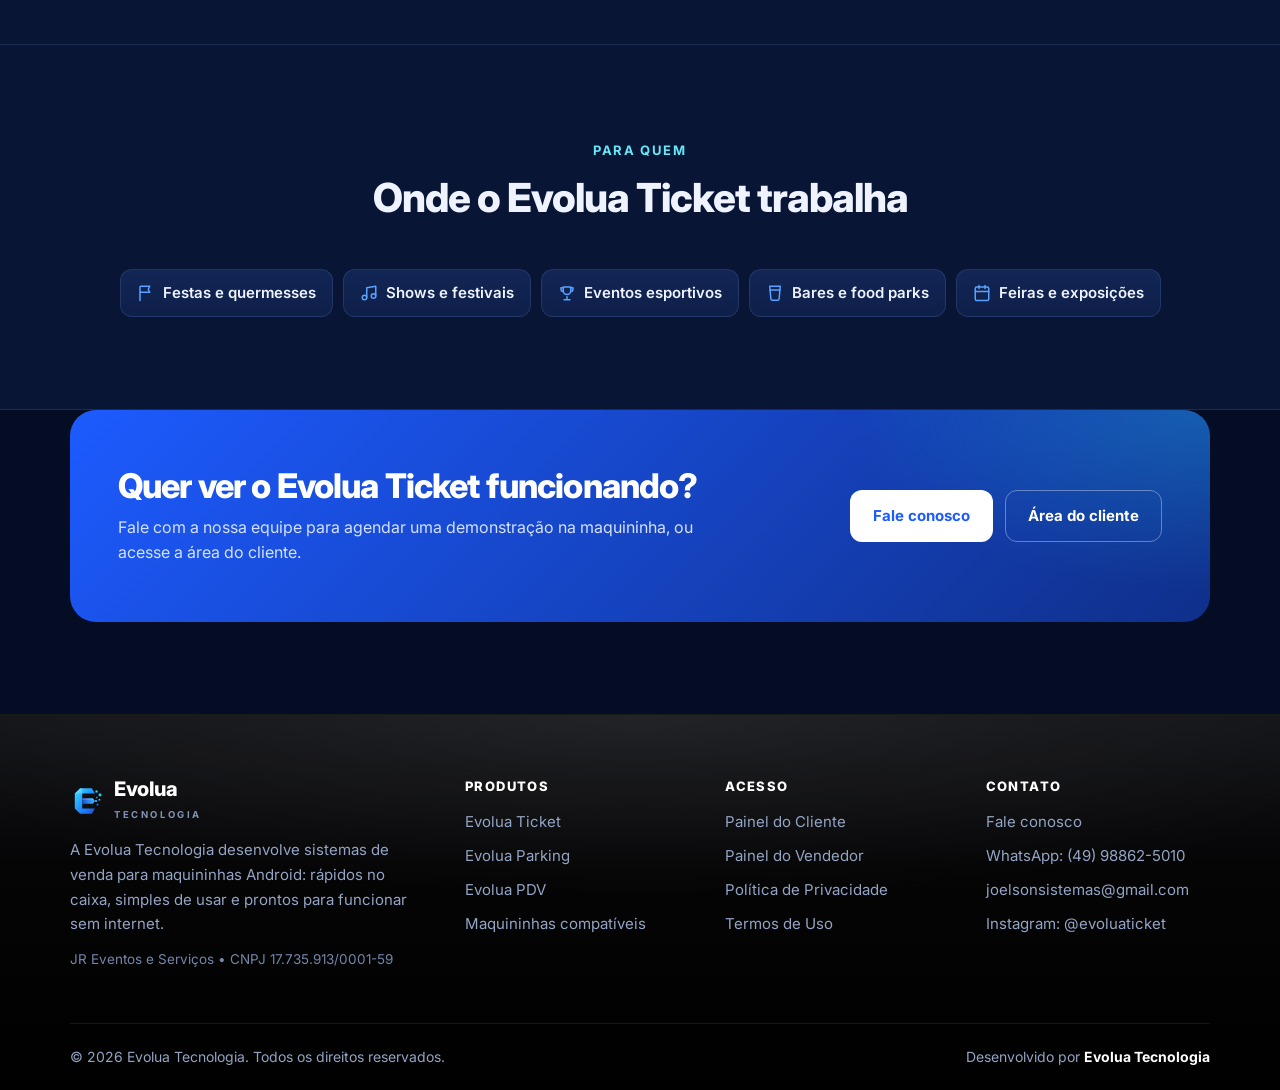
<file: evolua-ticket.html>
<!doctype html>
<html lang="pt-BR">
<head>
<meta charset="utf-8">
<meta name="viewport" content="width=device-width, initial-scale=1">
<title>Evolua Ticket | Sistema de fichas para eventos na maquininha | Evolua Tecnologia</title>
<meta name="description" content="Evolua Ticket: sistema de venda de fichas para eventos que roda na maquininha de cartão Android, com pagamento no cartão e PIX, impressão das fichas, modo offline, controle de caixa e relatórios.">
<meta name="theme-color" content="#0a0a0c">
<link rel="canonical" href="https://www.evoluatecnologia.com.br/evolua-ticket.html">
<meta property="og:type" content="website">
<meta property="og:locale" content="pt_BR">
<meta property="og:site_name" content="Evolua Tecnologia">
<meta property="og:title" content="Evolua Ticket | Sistema de fichas para eventos na maquininha | Evolua Tecnologia">
<meta property="og:description" content="Evolua Ticket: sistema de venda de fichas para eventos que roda na maquininha de cartão Android, com pagamento no cartão e PIX, impressão das fichas, modo offline, controle de caixa e relatórios.">
<meta property="og:url" content="https://www.evoluatecnologia.com.br/evolua-ticket.html">
<link rel="icon" type="image/svg+xml" href="assets/img/evolua-icon.svg">
<link rel="preconnect" href="https://fonts.googleapis.com">
<link rel="preconnect" href="https://fonts.gstatic.com" crossorigin>
<link href="https://fonts.googleapis.com/css2?family=Exo+2:wght@800;900&family=Inter:wght@400;500;600;700;800;900&display=swap" rel="stylesheet">
<link rel="stylesheet" href="assets/css/style.css?v=202610241849">
</head>
<body>
<header class="header">
  <div class="wrap">
    <a class="brand" href="index.html" aria-label="Evolua Tecnologia - início"><img src="assets/img/evolua-mark.svg" alt="" width="34" height="34"><span><span class="brand-name">Evolua</span><span class="brand-sub">Tecnologia</span></span></a>
    <button class="menu-btn" type="button" aria-label="Abrir menu" aria-expanded="false" aria-controls="menu"><svg viewBox="0 0 24 24" fill="none" stroke="currentColor" stroke-width="2" stroke-linecap="round" stroke-linejoin="round" aria-hidden="true"><path d="M3 6h18M3 12h18M3 18h18"/></svg></button>
    <nav class="nav" id="menu" aria-label="Menu principal">
      <a href="index.html">Início</a><a href="evolua-ticket.html" class="active" aria-current="page">Evolua Ticket</a><a href="index.html#compatibilidade">Maquininhas</a><a href="index.html#produtos">Produtos</a><a href="contato.html">Contato</a>
      <a class="btn btn-primary btn-sm" href="acesso.html"><svg viewBox="0 0 24 24" fill="none" stroke="currentColor" stroke-width="2" stroke-linecap="round" stroke-linejoin="round" aria-hidden="true"><circle cx="12" cy="8" r="4"/><path d="M4 21c0-4 4-7 8-7s8 3 8 7"/></svg> Acessar painel</a>
    </nav>
  </div>
</header>
<main>

<section class="hero">
  <div class="wrap">
    <div>
      <span class="eyebrow"><i class="dot"></i> Evolua Ticket</span>
      <h1>Sistema de fichas para eventos <span class="hl">na maquininha de cartão</span></h1>
      <p class="lead">Venda, cobrança e impressão no mesmo aparelho. O operador toca nos produtos, cobra no cartão ou no PIX e a ficha sai na hora. O organizador acompanha tudo pelo painel.</p>
      <div class="hero-actions">
        <a class="btn btn-primary" href="#compatibilidade">Maquininhas compatíveis <svg viewBox="0 0 24 24" fill="none" stroke="currentColor" stroke-width="2" stroke-linecap="round" stroke-linejoin="round" aria-hidden="true"><path d="M5 12h14M13 6l6 6-6 6"/></svg></a>
        <a class="btn btn-outline" href="contato.html">Falar com a Evolua</a>
      </div>
      <div class="hero-checks">
        <span><svg viewBox="0 0 24 24" fill="none" stroke="currentColor" stroke-width="2" stroke-linecap="round" stroke-linejoin="round" aria-hidden="true"><circle cx="12" cy="12" r="10"/><path d="m8 12 3 3 5-6"/></svg> Cartão e PIX</span><span><svg viewBox="0 0 24 24" fill="none" stroke="currentColor" stroke-width="2" stroke-linecap="round" stroke-linejoin="round" aria-hidden="true"><circle cx="12" cy="12" r="10"/><path d="m8 12 3 3 5-6"/></svg> Impressão integrada</span><span><svg viewBox="0 0 24 24" fill="none" stroke="currentColor" stroke-width="2" stroke-linecap="round" stroke-linejoin="round" aria-hidden="true"><circle cx="12" cy="12" r="10"/><path d="m8 12 3 3 5-6"/></svg> Modo offline</span>
      </div>
    </div>
    <div class="real-devices">
      <figure class="real-dev "><img src="assets/img/maquininhas/moderninha-smart-2.webp" alt="Evolua Ticket na maquininha Moderninha Smart 2 da PagBank" loading="eager"><span class="stamp">Em breve</span></figure>
      <figure class="real-dev mid"><img src="assets/img/maquininhas/stone.webp" alt="Evolua Ticket na maquininha da Stone" loading="eager"><span class="stamp">Em breve</span></figure>
      <figure class="real-dev "><img src="assets/img/maquininhas/cielo.webp" alt="Evolua Ticket na maquininha Cielo LIO" loading="eager"><span class="stamp">Em breve</span></figure>
    </div>
  </div>
</section>

<section class="section">
  <div class="wrap">
    <div class="section-head reveal">
      <span class="kicker">Como funciona</span>
      <h2>Simples para o operador, completo para o organizador</h2>
    </div>
    <div class="steps">
      <div class="step reveal"><h3>Crie seu evento</h3><p>No painel, o evento fica pronto em poucos cliques e já aparece nas maquininhas.</p></div>
      <div class="step reveal"><h3>Cadastre seus produtos</h3><p>Grupos, produtos, preços e fotos, pelo computador ou pelo celular.</p></div>
      <div class="step reveal"><h3>Saia vendendo</h3><p>Selecione os produtos, receba o pagamento e entregue a ficha impressa em poucos segundos.</p></div>
    </div>
  </div>
</section>

<section class="section section-soft" id="compatibilidade">
  <div class="wrap">
    <div class="section-head reveal">
      <span class="kicker">Evolua Ticket</span>
      <h2>Venda, cobrança e impressão em um único equipamento</h2>
      <p>O Evolua Ticket transforma a maquininha de cartão em um ponto de venda completo: o operador seleciona os produtos, recebe no cartão ou no PIX e entrega a ficha impressa na hora, com QR Code para conferência. Tudo sincronizado em tempo real com o painel de gestão.</p>
    </div>
    <div class="compat">
      <article class="compat-card wide reveal">
        <div class="compat-head"><div><h3>Na maquininha de cartão</h3><small>Pagamento integrado, impressão das fichas e leitura NFC no mesmo aparelho</small></div><span class="pill">Tudo em um</span></div>
        <div class="compat-devices real">
          <figure><img src="assets/img/maquininhas/ficha-moderninha-smart-2.webp" alt="Ficha do Evolua Ticket saindo da Moderninha Smart 2" loading="lazy"><figcaption><b>PagBank</b>Moderninha Smart 2</figcaption></figure>
          <figure><img src="assets/img/maquininhas/ficha-stone.webp" alt="Ficha do Evolua Ticket saindo da maquininha Stone" loading="lazy"><figcaption><b>Stone</b>POS Android</figcaption></figure>
          <figure><img src="assets/img/maquininhas/ficha-cielo.webp" alt="Ficha do Evolua Ticket saindo da Cielo LIO" loading="lazy"><figcaption><b>Cielo</b>LIO</figcaption></figure>
        </div>
      </article>
      <article class="compat-card phone-card reveal">
        <div class="compat-head"><div><h3>No celular</h3><small>Android com impressora térmica Bluetooth para barracas e pontos extras</small></div><span class="pill blue">Mobilidade</span></div>
        <div class="compat-devices real">
          <figure class="phone-set"><img src="assets/img/maquininhas/celular-impressora.webp" alt="Evolua Ticket no celular Android com a ficha saindo da impressora Bluetooth" loading="lazy"><figcaption><b>Android</b>+ impressora Bluetooth</figcaption></figure>
        </div>
      </article>
    </div>
  </div>
</section>

<section class="section">
  <div class="wrap">
    <div class="section-head reveal">
      <span class="kicker">Recursos</span>
      <h2>Tudo o que o evento precisa</h2>
      <p>Do primeiro produto cadastrado ao relatório final do evento.</p>
    </div>
    <div class="features "><div class="feature reveal"><div class="f-ic"><svg viewBox="0 0 24 24" fill="none" stroke="currentColor" stroke-width="2" stroke-linecap="round" stroke-linejoin="round" aria-hidden="true"><rect x="2" y="5" width="20" height="14" rx="2"/><path d="M2 10h20"/></svg></div><h3>Cartão e PIX na maquininha</h3><p>A cobrança é feita pelo próprio aplicativo de pagamento da credenciadora, sem digitar valor duas vezes.</p></div><div class="feature reveal"><div class="f-ic"><svg viewBox="0 0 24 24" fill="none" stroke="currentColor" stroke-width="2" stroke-linecap="round" stroke-linejoin="round" aria-hidden="true"><path d="M6 9V2h12v7"/><rect x="2" y="9" width="20" height="8" rx="2"/><path d="M6 14h12v8H6z"/></svg></div><h3>Fichas impressas na hora</h3><p>Cada item sai em uma ficha própria, pronta para trocar no balcão. Também envia pedidos para a impressora da cozinha.</p></div><div class="feature reveal"><div class="f-ic"><svg viewBox="0 0 24 24" fill="none" stroke="currentColor" stroke-width="2" stroke-linecap="round" stroke-linejoin="round" aria-hidden="true"><path d="M2 2l20 20M8.5 16.5a5 5 0 0 1 7 0M5 13a10 10 0 0 1 5.2-2.8M19 13a10 10 0 0 0-2.1-1.6M2 8.8a15 15 0 0 1 4.2-2.7M22 8.8A15 15 0 0 0 11 5"/><circle cx="12" cy="20" r="1"/></svg></div><h3>Funciona sem internet</h3><p>As vendas ficam guardadas na maquininha e sobem sozinhas para o painel quando a conexão volta, sem duplicar.</p></div><div class="feature reveal"><div class="f-ic"><svg viewBox="0 0 24 24" fill="none" stroke="currentColor" stroke-width="2" stroke-linecap="round" stroke-linejoin="round" aria-hidden="true"><rect x="2" y="6" width="20" height="12" rx="2"/><circle cx="12" cy="12" r="2.5"/><path d="M6 12h.01M18 12h.01"/></svg></div><h3>Controle de caixa</h3><p>Abertura, sangria e fechamento de caixa por operador, com conferência de valores.</p></div><div class="feature reveal"><div class="f-ic"><svg viewBox="0 0 24 24" fill="none" stroke="currentColor" stroke-width="2" stroke-linecap="round" stroke-linejoin="round" aria-hidden="true"><path d="M9 14 4 9l5-5"/><path d="M4 9h11a5 5 0 0 1 0 10h-3"/></svg></div><h3>Estorno seguro</h3><p>Cancelamento protegido por senha ou cartão NFC de administrador, com tudo registrado.</p></div><div class="feature reveal"><div class="f-ic"><svg viewBox="0 0 24 24" fill="none" stroke="currentColor" stroke-width="2" stroke-linecap="round" stroke-linejoin="round" aria-hidden="true"><path d="M3 3v18h18"/><path d="M7 15l4-4 3 3 5-6"/></svg></div><h3>Relatórios completos</h3><p>Totais de vendas, vendas por operador, quantidade vendida e caixa, com exportação em PDF.</p></div><div class="feature reveal"><div class="f-ic"><svg viewBox="0 0 24 24" fill="none" stroke="currentColor" stroke-width="2" stroke-linecap="round" stroke-linejoin="round" aria-hidden="true"><rect x="5" y="2" width="14" height="20" rx="2"/><path d="M9 6h6M12 18h.01"/><path d="M16 10v4"/></svg></div><h3>Monitor das máquinas</h3><p>Bateria, conexão e situação de cada maquininha do evento em tempo real.</p></div><div class="feature reveal"><div class="f-ic"><svg viewBox="0 0 24 24" fill="none" stroke="currentColor" stroke-width="2" stroke-linecap="round" stroke-linejoin="round" aria-hidden="true"><circle cx="9" cy="8" r="3.5"/><path d="M2 20c0-3.5 3-6 7-6s7 2.5 7 6"/><path d="M16 4.5a3.5 3.5 0 0 1 0 7M22 20c0-3-2-5-5-5.7"/></svg></div><h3>Equipe e despesas</h3><p>Cadastro de funcionários e despesas para chegar ao lucro real do evento.</p></div><div class="feature reveal"><div class="f-ic"><svg viewBox="0 0 24 24" fill="none" stroke="currentColor" stroke-width="2" stroke-linecap="round" stroke-linejoin="round" aria-hidden="true"><path d="M12 22s8-4 8-10V5l-8-3-8 3v7c0 6 8 10 8 10Z"/><path d="m9 12 2 2 4-4"/></svg></div><h3>Acesso protegido</h3><p>Cada maquininha é ativada por licença e o painel é acessado com login e senha.</p></div></div>
  </div>
</section>

<section class="section panel-section" id="painel">
  <div class="wrap">
    <div class="split panel-intro">
      <div class="reveal">
        <span class="kicker">Painel de gestão</span>
        <h2>Controle total do seu evento, em tempo real</h2>
        <p>Cada venda feita na maquininha chega ao painel em segundos. Você acompanha o faturamento por forma de pagamento, o ticket médio e os produtos mais vendidos, do computador ou do celular, de onde estiver.</p>
        <ul class="checklist"><li><svg viewBox="0 0 24 24" fill="none" stroke="currentColor" stroke-width="2" stroke-linecap="round" stroke-linejoin="round" aria-hidden="true"><circle cx="12" cy="12" r="10"/><path d="m8 12 3 3 5-6"/></svg><span>Faturamento em dinheiro, PIX, débito e crédito separado</span></li><li><svg viewBox="0 0 24 24" fill="none" stroke="currentColor" stroke-width="2" stroke-linecap="round" stroke-linejoin="round" aria-hidden="true"><circle cx="12" cy="12" r="10"/><path d="m8 12 3 3 5-6"/></svg><span>Vários eventos e maquininhas na mesma conta</span></li><li><svg viewBox="0 0 24 24" fill="none" stroke="currentColor" stroke-width="2" stroke-linecap="round" stroke-linejoin="round" aria-hidden="true"><circle cx="12" cy="12" r="10"/><path d="m8 12 3 3 5-6"/></svg><span>Relatórios de vendas, operadores e caixas em PDF</span></li><li><svg viewBox="0 0 24 24" fill="none" stroke="currentColor" stroke-width="2" stroke-linecap="round" stroke-linejoin="round" aria-hidden="true"><circle cx="12" cy="12" r="10"/><path d="m8 12 3 3 5-6"/></svg><span>Acesso seguro com login e senha</span></li></ul>
        <div class="hero-actions"><a class="btn btn-primary" href="https://painel.evoluatecnologia.com.br/index.php">Acessar o painel <svg viewBox="0 0 24 24" fill="none" stroke="currentColor" stroke-width="2" stroke-linecap="round" stroke-linejoin="round" aria-hidden="true"><path d="M5 12h14M13 6l6 6-6 6"/></svg></a></div>
      </div>
      <figure class="shot reveal"><div class="shot-bar"><i></i><i></i><i></i><span>Painel do Cliente • Dashboard</span></div><img src="assets/img/painel/dashboard.webp" alt="Painel do cliente do Evolua Ticket com o faturamento do evento" loading="lazy"></figure>
    </div>
    <div class="panel-duo">
      <div class="duo-item reveal">
        <figure class="shot reveal"><div class="shot-bar"><i></i><i></i><i></i><span>Painel do Cliente • Indicadores</span></div><img src="assets/img/painel/graficos.webp" alt="Gráficos de produtos, grupos, venda anual e eventos no painel do Evolua Ticket" loading="lazy"></figure>
        <h3>Indicadores que orientam a decisão</h3>
        <p>Descubra o que mais vende, qual grupo fatura mais e como cada evento se compara aos anteriores. Informação clara para ajustar o cardápio, a equipe e o estoque.</p>
      </div>
      <div class="duo-item reveal">
        <figure class="shot reveal"><div class="shot-bar"><i></i><i></i><i></i><span>Painel do Cliente • Monitor das máquinas</span></div><img src="assets/img/painel/monitor.webp" alt="Monitor das máquinas do Evolua Ticket com bateria, caixa e vendas de cada maquininha" loading="lazy"></figure>
        <h3>Monitor das máquinas</h3>
        <p>Veja cada maquininha ao vivo: conexão, bateria, operador, caixa aberto, vendas por forma de pagamento, dinheiro na gaveta e fichas impressas. O sistema avisa quando é hora de fazer sangria ou colocar a máquina no carregador.</p>
      </div>
    </div>
  </div>
</section>

<section class="section section-soft">
  <div class="wrap">
    <div class="section-head reveal">
      <span class="kicker">Para quem</span>
      <h2>Onde o Evolua Ticket trabalha</h2>
    </div>
    <div class="uses">
      <span><svg viewBox="0 0 24 24" fill="none" stroke="currentColor" stroke-width="2" stroke-linecap="round" stroke-linejoin="round" aria-hidden="true"><path d="M4 22V4a1 1 0 0 1 1-1h12l-2 4 2 4H5"/></svg> Festas e quermesses</span><span><svg viewBox="0 0 24 24" fill="none" stroke="currentColor" stroke-width="2" stroke-linecap="round" stroke-linejoin="round" aria-hidden="true"><path d="M9 18V5l12-2v13"/><circle cx="6" cy="18" r="3"/><circle cx="18" cy="16" r="3"/></svg> Shows e festivais</span><span><svg viewBox="0 0 24 24" fill="none" stroke="currentColor" stroke-width="2" stroke-linecap="round" stroke-linejoin="round" aria-hidden="true"><path d="M8 21h8M12 17v4M7 4h10v5a5 5 0 0 1-10 0Z"/><path d="M17 5h3v2a3 3 0 0 1-3 3M7 5H4v2a3 3 0 0 0 3 3"/></svg> Eventos esportivos</span>
      <span><svg viewBox="0 0 24 24" fill="none" stroke="currentColor" stroke-width="2" stroke-linecap="round" stroke-linejoin="round" aria-hidden="true"><path d="M5 3h14l-1.5 17a2 2 0 0 1-2 1.8h-7a2 2 0 0 1-2-1.8Z"/><path d="M5.5 8h13"/></svg> Bares e food parks</span><span><svg viewBox="0 0 24 24" fill="none" stroke="currentColor" stroke-width="2" stroke-linecap="round" stroke-linejoin="round" aria-hidden="true"><rect x="3" y="4" width="18" height="18" rx="2"/><path d="M16 2v4M8 2v4M3 10h18"/></svg> Feiras e exposições</span>
    </div>
  </div>
</section>

<section class="section" style="padding-top:0">
  <div class="wrap">
    <div class="cta reveal">
      <div><h2>Quer ver o Evolua Ticket funcionando?</h2><p>Fale com a nossa equipe para agendar uma demonstração na maquininha, ou acesse a área do cliente.</p></div>
      <div class="actions"><a class="btn btn-white" href="contato.html">Fale conosco</a><a class="btn btn-ghost" href="https://painel.evoluatecnologia.com.br/index.php">Área do cliente</a></div>
    </div>
  </div>
</section>

</main>
<footer class="footer">
  <div class="wrap">
    <div class="footer-grid">
      <div>
        <a class="brand" href="index.html" aria-label="Evolua Tecnologia - início"><img src="assets/img/evolua-mark.svg" alt="" width="34" height="34"><span><span class="brand-name">Evolua</span><span class="brand-sub">Tecnologia</span></span></a>
        <p class="about">A Evolua Tecnologia desenvolve sistemas de venda para maquininhas Android: rápidos no caixa, simples de usar e prontos para funcionar sem internet.</p>
        <p class="company" data-contact="empresa" hidden><span data-contact-text></span></p>
      </div>
      <div>
        <h4>Produtos</h4>
        <ul>
          <li><a href="evolua-ticket.html">Evolua Ticket</a></li>
          <li><a href="evolua-parking.html">Evolua Parking</a></li>
          <li><a href="evolua-pdv.html">Evolua PDV</a></li>
          <li><a href="index.html#compatibilidade">Maquininhas compatíveis</a></li>
        </ul>
      </div>
      <div>
        <h4>Acesso</h4>
        <ul>
          <li><a href="https://painel.evoluatecnologia.com.br/index.php">Painel do Cliente</a></li>
          <li><a href="https://painel.evoluatecnologia.com.br/vendedor.php">Painel do Vendedor</a></li>
          <li><a href="privacidade.html">Política de Privacidade</a></li>
          <li><a href="termos.html">Termos de Uso</a></li>
        </ul>
      </div>
      <div>
        <h4>Contato</h4>
        <ul>
          <li><a href="contato.html">Fale conosco</a></li>
          <li><a data-contact="whatsapp" hidden>WhatsApp: <span data-contact-text></span></a></li>
          <li><a data-contact="email" hidden><span data-contact-text></span></a></li>
          <li><a data-contact="instagram" hidden>Instagram: <span data-contact-text></span></a></li>
        </ul>
      </div>
    </div>
    <div class="footer-bottom">
      <span>© <span data-year>2026</span> Evolua Tecnologia. Todos os direitos reservados.</span>
      <span>Desenvolvido por <b>Evolua Tecnologia</b></span>
    </div>
  </div>
</footer>
<a class="wa-float" href="contato.html" aria-label="Falar no WhatsApp" hidden><svg viewBox="0 0 24 24" fill="currentColor" aria-hidden="true"><path d="M17.47 14.38c-.3-.15-1.76-.87-2.03-.97-.27-.1-.47-.15-.67.15-.2.3-.77.97-.94 1.17-.17.2-.35.22-.65.07-.3-.15-1.26-.46-2.4-1.48-.89-.79-1.49-1.77-1.66-2.07-.17-.3-.02-.46.13-.61.13-.13.3-.35.45-.52.15-.17.2-.3.3-.5.1-.2.05-.37-.03-.52-.07-.15-.67-1.6-.92-2.2-.24-.58-.49-.5-.67-.51h-.57c-.2 0-.52.07-.8.37-.27.3-1.04 1.02-1.04 2.48 0 1.46 1.07 2.88 1.21 3.08.15.2 2.1 3.2 5.08 4.49.71.31 1.26.49 1.7.63.71.22 1.36.19 1.87.12.57-.09 1.76-.72 2-1.41.25-.7.25-1.29.17-1.41-.07-.13-.27-.2-.57-.35ZM12.04 21.5h-.01a9.43 9.43 0 0 1-4.8-1.32l-.35-.2-3.57.94.95-3.48-.22-.36A9.42 9.42 0 0 1 2.6 12.05C2.6 6.84 6.84 2.6 12.05 2.6c2.52 0 4.9.99 6.68 2.77a9.37 9.37 0 0 1 2.76 6.68c0 5.21-4.24 9.45-9.45 9.45Zm8.04-17.5A11.3 11.3 0 0 0 12.04.7C5.78.7.68 5.8.68 12.05c0 2 .52 3.95 1.52 5.67L.58 23.3l5.72-1.5a11.3 11.3 0 0 0 5.74 1.46h.01c6.26 0 11.36-5.1 11.36-11.35 0-3.04-1.18-5.89-3.33-8.03Z"/></svg></a>
<script src="assets/js/main.js?v=202610241849"></script>
</body>
</html>
</file>
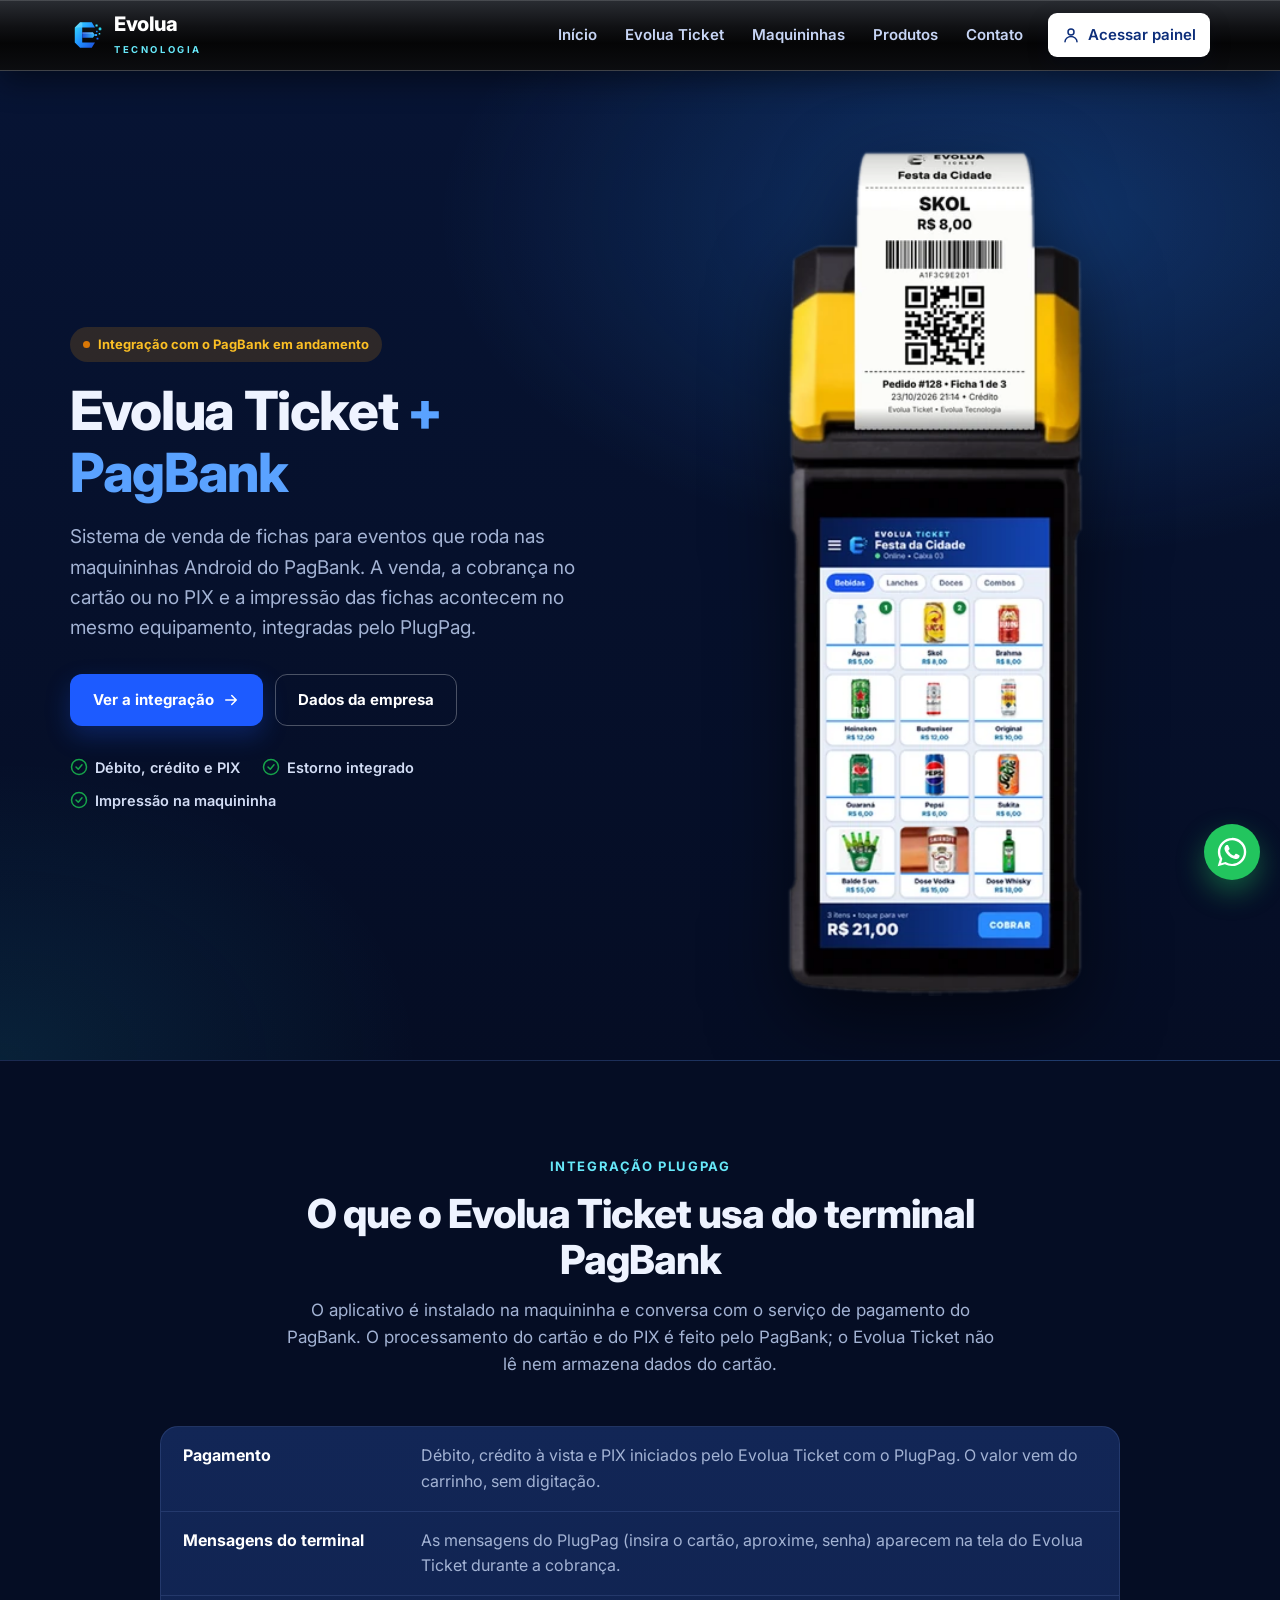
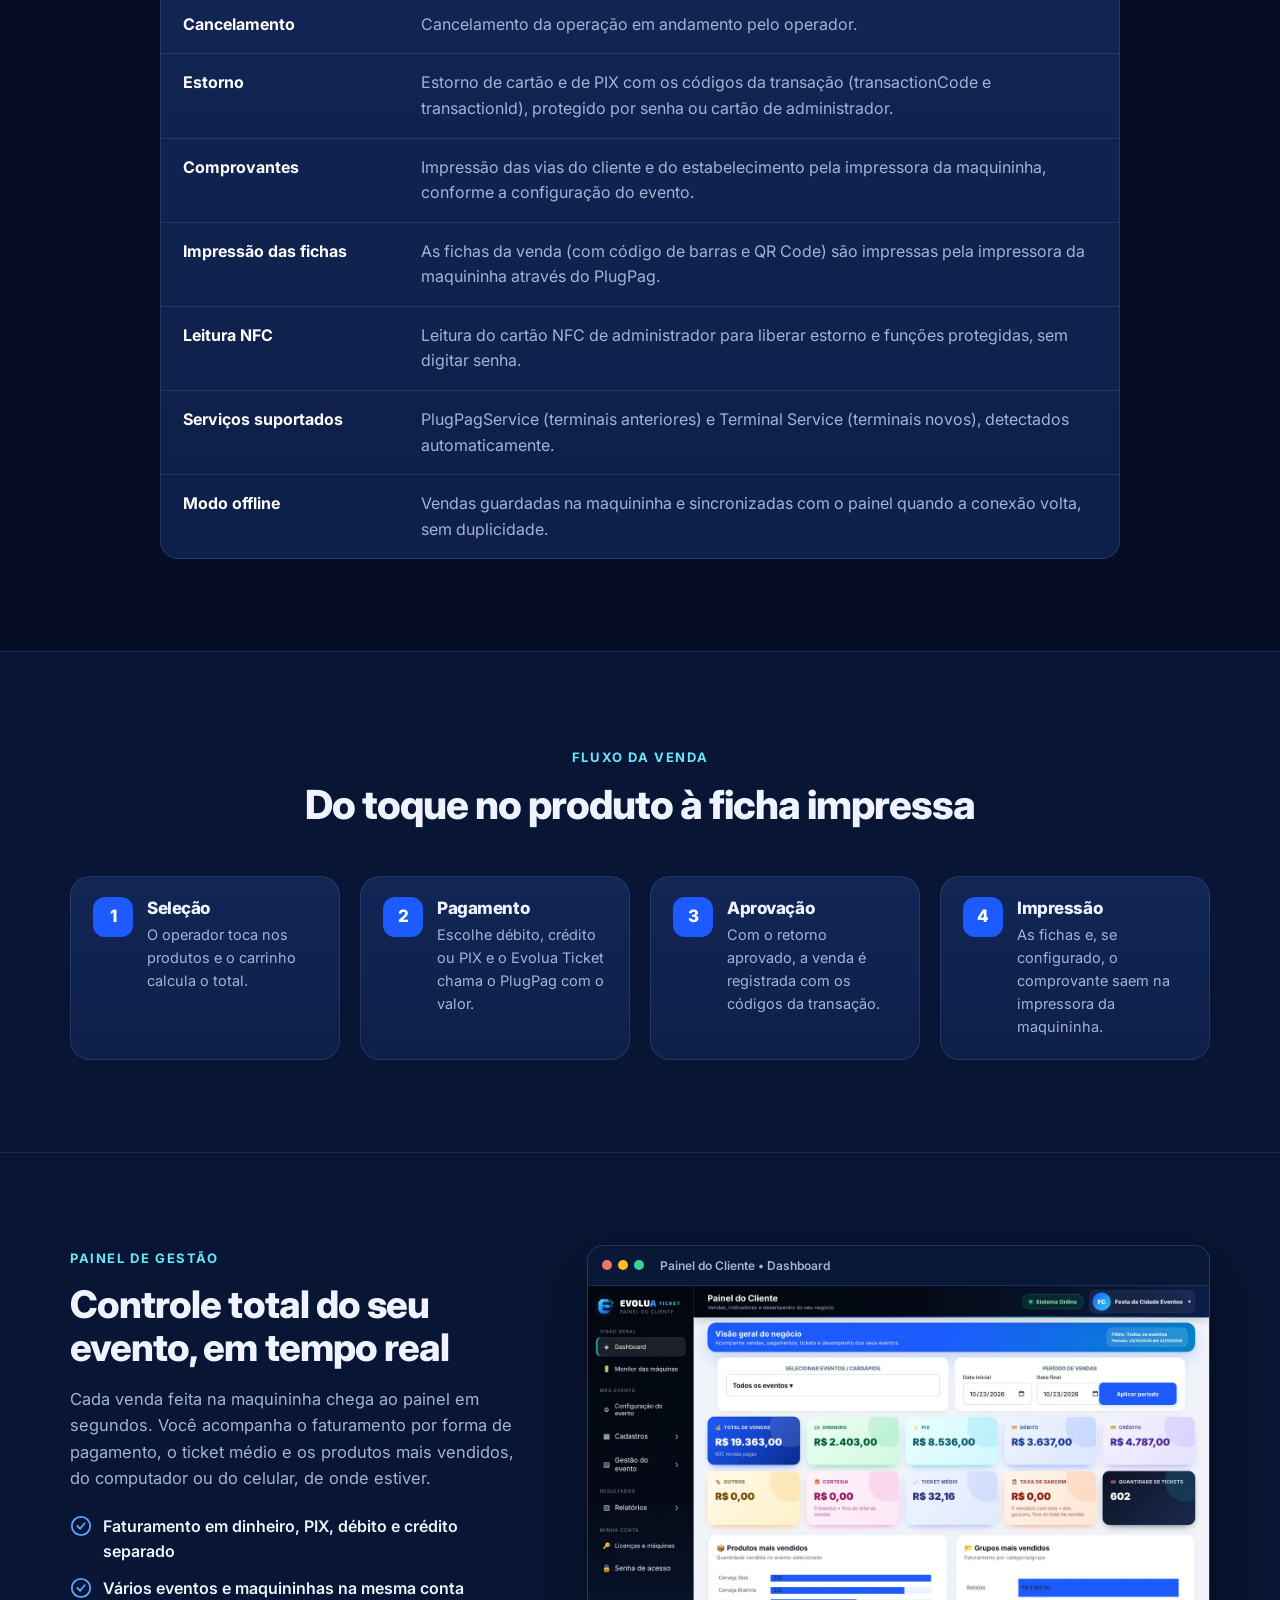
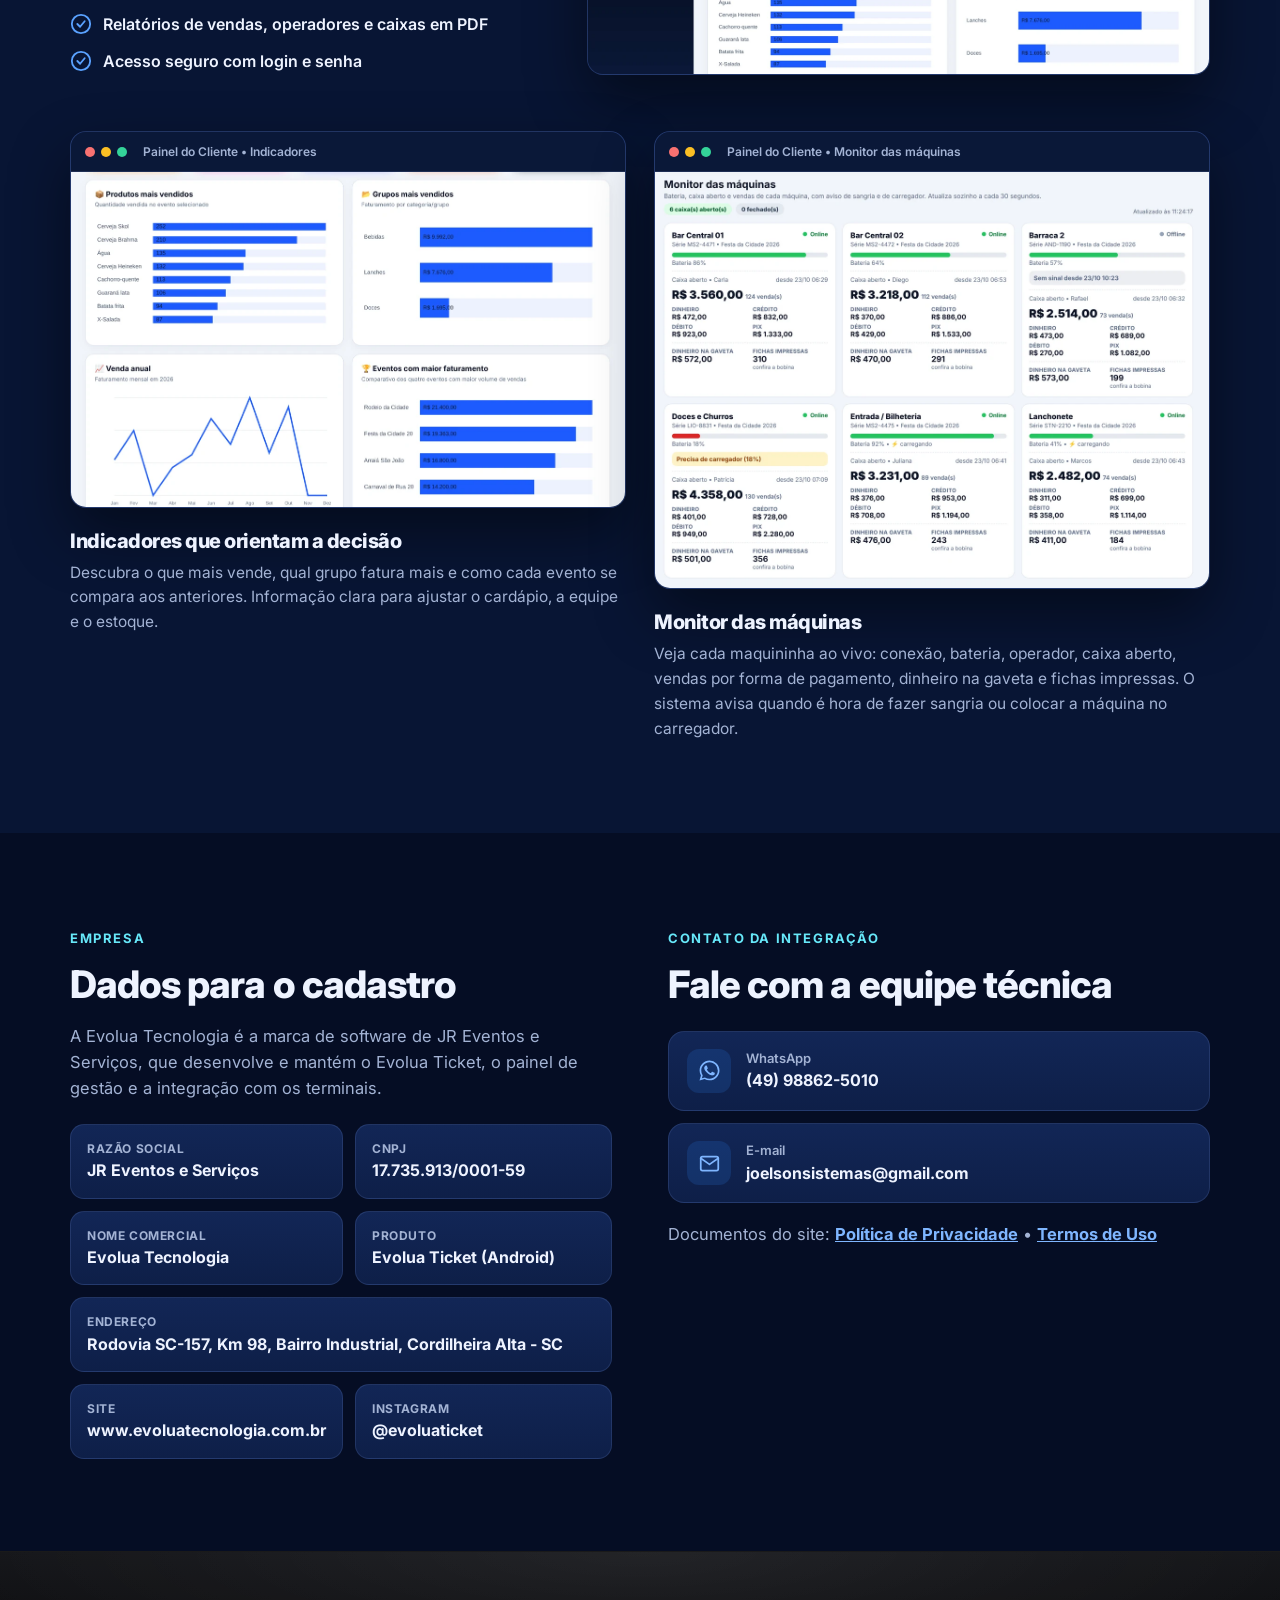
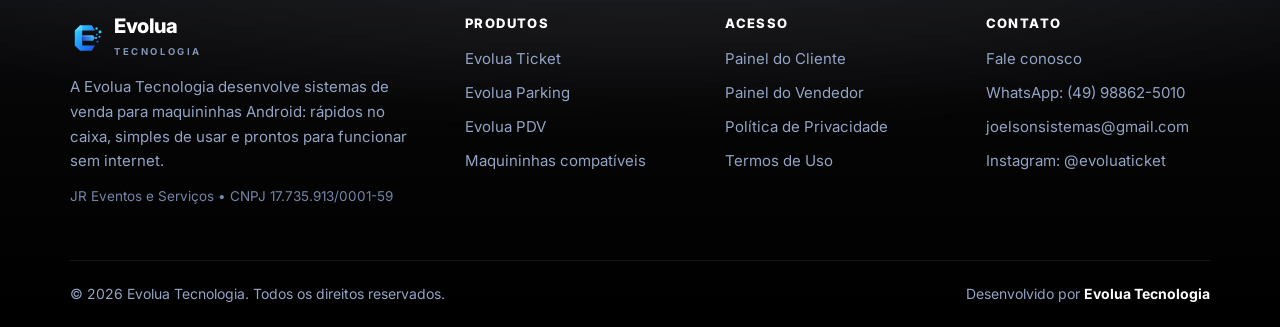
<file: pagbank.html>
<!doctype html>
<html lang="pt-BR">
<head>
<meta charset="utf-8">
<meta name="viewport" content="width=device-width, initial-scale=1">
<title>Evolua Ticket + PagBank | Apresentação da integração | Evolua Tecnologia</title>
<meta name="description" content="Apresentação do Evolua Ticket, sistema de venda de fichas para eventos integrado ao PlugPag do PagBank.">
<meta name="theme-color" content="#0a0a0c">
<link rel="canonical" href="https://www.evoluatecnologia.com.br/pagbank.html">
<meta property="og:type" content="website">
<meta property="og:locale" content="pt_BR">
<meta property="og:site_name" content="Evolua Tecnologia">
<meta property="og:title" content="Evolua Ticket + PagBank | Apresentação da integração | Evolua Tecnologia">
<meta property="og:description" content="Apresentação do Evolua Ticket, sistema de venda de fichas para eventos integrado ao PlugPag do PagBank.">
<meta property="og:url" content="https://www.evoluatecnologia.com.br/pagbank.html">
<link rel="icon" type="image/svg+xml" href="assets/img/evolua-icon.svg">
<link rel="preconnect" href="https://fonts.googleapis.com">
<link rel="preconnect" href="https://fonts.gstatic.com" crossorigin>
<link href="https://fonts.googleapis.com/css2?family=Exo+2:wght@800;900&family=Inter:wght@400;500;600;700;800;900&display=swap" rel="stylesheet">
<link rel="stylesheet" href="assets/css/style.css?v=202610241849">
</head>
<body>
<header class="header">
  <div class="wrap">
    <a class="brand" href="index.html" aria-label="Evolua Tecnologia - início"><img src="assets/img/evolua-mark.svg" alt="" width="34" height="34"><span><span class="brand-name">Evolua</span><span class="brand-sub">Tecnologia</span></span></a>
    <button class="menu-btn" type="button" aria-label="Abrir menu" aria-expanded="false" aria-controls="menu"><svg viewBox="0 0 24 24" fill="none" stroke="currentColor" stroke-width="2" stroke-linecap="round" stroke-linejoin="round" aria-hidden="true"><path d="M3 6h18M3 12h18M3 18h18"/></svg></button>
    <nav class="nav" id="menu" aria-label="Menu principal">
      <a href="index.html">Início</a><a href="evolua-ticket.html">Evolua Ticket</a><a href="index.html#compatibilidade">Maquininhas</a><a href="index.html#produtos">Produtos</a><a href="contato.html">Contato</a>
      <a class="btn btn-primary btn-sm" href="acesso.html"><svg viewBox="0 0 24 24" fill="none" stroke="currentColor" stroke-width="2" stroke-linecap="round" stroke-linejoin="round" aria-hidden="true"><circle cx="12" cy="8" r="4"/><path d="M4 21c0-4 4-7 8-7s8 3 8 7"/></svg> Acessar painel</a>
    </nav>
  </div>
</header>
<main>

<section class="hero">
  <div class="wrap">
    <div>
      <span class="eyebrow amber"><i class="dot"></i> Integração com o PagBank em andamento</span>
      <h1>Evolua Ticket <span class="hl">+ PagBank</span></h1>
      <p class="lead">Sistema de venda de fichas para eventos que roda nas maquininhas Android do PagBank. A venda, a cobrança no cartão ou no PIX e a impressão das fichas acontecem no mesmo equipamento, integradas pelo PlugPag.</p>
      <div class="hero-actions">
        <a class="btn btn-primary" href="#integracao">Ver a integração <svg viewBox="0 0 24 24" fill="none" stroke="currentColor" stroke-width="2" stroke-linecap="round" stroke-linejoin="round" aria-hidden="true"><path d="M5 12h14M13 6l6 6-6 6"/></svg></a>
        <a class="btn btn-outline" href="#empresa">Dados da empresa</a>
      </div>
      <div class="hero-checks">
        <span><svg viewBox="0 0 24 24" fill="none" stroke="currentColor" stroke-width="2" stroke-linecap="round" stroke-linejoin="round" aria-hidden="true"><circle cx="12" cy="12" r="10"/><path d="m8 12 3 3 5-6"/></svg> Débito, crédito e PIX</span><span><svg viewBox="0 0 24 24" fill="none" stroke="currentColor" stroke-width="2" stroke-linecap="round" stroke-linejoin="round" aria-hidden="true"><circle cx="12" cy="12" r="10"/><path d="m8 12 3 3 5-6"/></svg> Estorno integrado</span><span><svg viewBox="0 0 24 24" fill="none" stroke="currentColor" stroke-width="2" stroke-linecap="round" stroke-linejoin="round" aria-hidden="true"><circle cx="12" cy="12" r="10"/><path d="m8 12 3 3 5-6"/></svg> Impressão na maquininha</span>
      </div>
    </div>
    <div class="pb-device">
      <img src="assets/img/maquininhas/ficha-moderninha-smart-2.webp" alt="Evolua Ticket na Moderninha Smart 2 com a ficha impressa">
    </div>
  </div>
</section>

<section class="section" id="integracao">
  <div class="wrap">
    <div class="section-head reveal">
      <span class="kicker">Integração PlugPag</span>
      <h2>O que o Evolua Ticket usa do terminal PagBank</h2>
      <p>O aplicativo é instalado na maquininha e conversa com o serviço de pagamento do PagBank. O processamento do cartão e do PIX é feito pelo PagBank; o Evolua Ticket não lê nem armazena dados do cartão.</p>
    </div>
    <div class="pb-table reveal"><div class="pb-row"><b>Pagamento</b><span>Débito, crédito à vista e PIX iniciados pelo Evolua Ticket com o PlugPag. O valor vem do carrinho, sem digitação.</span></div><div class="pb-row"><b>Mensagens do terminal</b><span>As mensagens do PlugPag (insira o cartão, aproxime, senha) aparecem na tela do Evolua Ticket durante a cobrança.</span></div><div class="pb-row"><b>Cancelamento</b><span>Cancelamento da operação em andamento pelo operador.</span></div><div class="pb-row"><b>Estorno</b><span>Estorno de cartão e de PIX com os códigos da transação (transactionCode e transactionId), protegido por senha ou cartão de administrador.</span></div><div class="pb-row"><b>Comprovantes</b><span>Impressão das vias do cliente e do estabelecimento pela impressora da maquininha, conforme a configuração do evento.</span></div><div class="pb-row"><b>Impressão das fichas</b><span>As fichas da venda (com código de barras e QR Code) são impressas pela impressora da maquininha através do PlugPag.</span></div><div class="pb-row"><b>Leitura NFC</b><span>Leitura do cartão NFC de administrador para liberar estorno e funções protegidas, sem digitar senha.</span></div><div class="pb-row"><b>Serviços suportados</b><span>PlugPagService (terminais anteriores) e Terminal Service (terminais novos), detectados automaticamente.</span></div><div class="pb-row"><b>Modo offline</b><span>Vendas guardadas na maquininha e sincronizadas com o painel quando a conexão volta, sem duplicidade.</span></div></div>
  </div>
</section>

<section class="section section-soft">
  <div class="wrap">
    <div class="section-head reveal">
      <span class="kicker">Fluxo da venda</span>
      <h2>Do toque no produto à ficha impressa</h2>
    </div>
    <div class="steps pb-steps">
      <div class="step reveal"><h3>Seleção</h3><p>O operador toca nos produtos e o carrinho calcula o total.</p></div>
      <div class="step reveal"><h3>Pagamento</h3><p>Escolhe débito, crédito ou PIX e o Evolua Ticket chama o PlugPag com o valor.</p></div>
      <div class="step reveal"><h3>Aprovação</h3><p>Com o retorno aprovado, a venda é registrada com os códigos da transação.</p></div>
      <div class="step reveal"><h3>Impressão</h3><p>As fichas e, se configurado, o comprovante saem na impressora da maquininha.</p></div>
    </div>
  </div>
</section>

<section class="section panel-section" id="painel">
  <div class="wrap">
    <div class="split panel-intro">
      <div class="reveal">
        <span class="kicker">Painel de gestão</span>
        <h2>Controle total do seu evento, em tempo real</h2>
        <p>Cada venda feita na maquininha chega ao painel em segundos. Você acompanha o faturamento por forma de pagamento, o ticket médio e os produtos mais vendidos, do computador ou do celular, de onde estiver.</p>
        <ul class="checklist"><li><svg viewBox="0 0 24 24" fill="none" stroke="currentColor" stroke-width="2" stroke-linecap="round" stroke-linejoin="round" aria-hidden="true"><circle cx="12" cy="12" r="10"/><path d="m8 12 3 3 5-6"/></svg><span>Faturamento em dinheiro, PIX, débito e crédito separado</span></li><li><svg viewBox="0 0 24 24" fill="none" stroke="currentColor" stroke-width="2" stroke-linecap="round" stroke-linejoin="round" aria-hidden="true"><circle cx="12" cy="12" r="10"/><path d="m8 12 3 3 5-6"/></svg><span>Vários eventos e maquininhas na mesma conta</span></li><li><svg viewBox="0 0 24 24" fill="none" stroke="currentColor" stroke-width="2" stroke-linecap="round" stroke-linejoin="round" aria-hidden="true"><circle cx="12" cy="12" r="10"/><path d="m8 12 3 3 5-6"/></svg><span>Relatórios de vendas, operadores e caixas em PDF</span></li><li><svg viewBox="0 0 24 24" fill="none" stroke="currentColor" stroke-width="2" stroke-linecap="round" stroke-linejoin="round" aria-hidden="true"><circle cx="12" cy="12" r="10"/><path d="m8 12 3 3 5-6"/></svg><span>Acesso seguro com login e senha</span></li></ul>
        
      </div>
      <figure class="shot reveal"><div class="shot-bar"><i></i><i></i><i></i><span>Painel do Cliente • Dashboard</span></div><img src="assets/img/painel/dashboard.webp" alt="Painel do cliente do Evolua Ticket com o faturamento do evento" loading="lazy"></figure>
    </div>
    <div class="panel-duo">
      <div class="duo-item reveal">
        <figure class="shot reveal"><div class="shot-bar"><i></i><i></i><i></i><span>Painel do Cliente • Indicadores</span></div><img src="assets/img/painel/graficos.webp" alt="Gráficos de produtos, grupos, venda anual e eventos no painel do Evolua Ticket" loading="lazy"></figure>
        <h3>Indicadores que orientam a decisão</h3>
        <p>Descubra o que mais vende, qual grupo fatura mais e como cada evento se compara aos anteriores. Informação clara para ajustar o cardápio, a equipe e o estoque.</p>
      </div>
      <div class="duo-item reveal">
        <figure class="shot reveal"><div class="shot-bar"><i></i><i></i><i></i><span>Painel do Cliente • Monitor das máquinas</span></div><img src="assets/img/painel/monitor.webp" alt="Monitor das máquinas do Evolua Ticket com bateria, caixa e vendas de cada maquininha" loading="lazy"></figure>
        <h3>Monitor das máquinas</h3>
        <p>Veja cada maquininha ao vivo: conexão, bateria, operador, caixa aberto, vendas por forma de pagamento, dinheiro na gaveta e fichas impressas. O sistema avisa quando é hora de fazer sangria ou colocar a máquina no carregador.</p>
      </div>
    </div>
  </div>
</section>

<section class="section" id="empresa">
  <div class="wrap split" style="align-items:start">
    <div class="reveal">
      <span class="kicker">Empresa</span>
      <h2>Dados para o cadastro</h2>
      <p>A Evolua Tecnologia é a marca de software de JR Eventos e Serviços, que desenvolve e mantém o Evolua Ticket, o painel de gestão e a integração com os terminais.</p>
      <div class="pb-company">
        <div><small>Razão social</small><b>JR Eventos e Serviços</b></div>
        <div><small>CNPJ</small><b>17.735.913/0001-59</b></div>
        <div><small>Nome comercial</small><b>Evolua Tecnologia</b></div>
        <div><small>Produto</small><b>Evolua Ticket (Android)</b></div>
        <div class="full"><small>Endereço</small><b>Rodovia SC-157, Km 98, Bairro Industrial, Cordilheira Alta - SC</b></div>
        <div><small>Site</small><b>www.evoluatecnologia.com.br</b></div>
        <div><small>Instagram</small><b>@evoluaticket</b></div>
      </div>
    </div>
    <div class="reveal">
      <span class="kicker">Contato da integração</span>
      <h2>Fale com a equipe técnica</h2>
      <div class="contact-list">
        <a class="contact-item" data-contact="whatsapp" hidden><span class="ic"><svg viewBox="0 0 24 24" fill="currentColor" aria-hidden="true"><path d="M17.47 14.38c-.3-.15-1.76-.87-2.03-.97-.27-.1-.47-.15-.67.15-.2.3-.77.97-.94 1.17-.17.2-.35.22-.65.07-.3-.15-1.26-.46-2.4-1.48-.89-.79-1.49-1.77-1.66-2.07-.17-.3-.02-.46.13-.61.13-.13.3-.35.45-.52.15-.17.2-.3.3-.5.1-.2.05-.37-.03-.52-.07-.15-.67-1.6-.92-2.2-.24-.58-.49-.5-.67-.51h-.57c-.2 0-.52.07-.8.37-.27.3-1.04 1.02-1.04 2.48 0 1.46 1.07 2.88 1.21 3.08.15.2 2.1 3.2 5.08 4.49.71.31 1.26.49 1.7.63.71.22 1.36.19 1.87.12.57-.09 1.76-.72 2-1.41.25-.7.25-1.29.17-1.41-.07-.13-.27-.2-.57-.35ZM12.04 21.5h-.01a9.43 9.43 0 0 1-4.8-1.32l-.35-.2-3.57.94.95-3.48-.22-.36A9.42 9.42 0 0 1 2.6 12.05C2.6 6.84 6.84 2.6 12.05 2.6c2.52 0 4.9.99 6.68 2.77a9.37 9.37 0 0 1 2.76 6.68c0 5.21-4.24 9.45-9.45 9.45Zm8.04-17.5A11.3 11.3 0 0 0 12.04.7C5.78.7.68 5.8.68 12.05c0 2 .52 3.95 1.52 5.67L.58 23.3l5.72-1.5a11.3 11.3 0 0 0 5.74 1.46h.01c6.26 0 11.36-5.1 11.36-11.35 0-3.04-1.18-5.89-3.33-8.03Z"/></svg></span><span><small>WhatsApp</small><b data-contact-text></b></span></a>
        <a class="contact-item" data-contact="email" hidden><span class="ic"><svg viewBox="0 0 24 24" fill="none" stroke="currentColor" stroke-width="2" stroke-linecap="round" stroke-linejoin="round" aria-hidden="true"><rect x="2" y="4" width="20" height="16" rx="2"/><path d="m22 6-10 7L2 6"/></svg></span><span><small>E-mail</small><b data-contact-text></b></span></a>
      </div>
      <p style="margin-top:18px">Documentos do site: <a class="pb-link" href="privacidade.html">Política de Privacidade</a> • <a class="pb-link" href="termos.html">Termos de Uso</a></p>
    </div>
  </div>
</section>

</main>
<footer class="footer">
  <div class="wrap">
    <div class="footer-grid">
      <div>
        <a class="brand" href="index.html" aria-label="Evolua Tecnologia - início"><img src="assets/img/evolua-mark.svg" alt="" width="34" height="34"><span><span class="brand-name">Evolua</span><span class="brand-sub">Tecnologia</span></span></a>
        <p class="about">A Evolua Tecnologia desenvolve sistemas de venda para maquininhas Android: rápidos no caixa, simples de usar e prontos para funcionar sem internet.</p>
        <p class="company" data-contact="empresa" hidden><span data-contact-text></span></p>
      </div>
      <div>
        <h4>Produtos</h4>
        <ul>
          <li><a href="evolua-ticket.html">Evolua Ticket</a></li>
          <li><a href="evolua-parking.html">Evolua Parking</a></li>
          <li><a href="evolua-pdv.html">Evolua PDV</a></li>
          <li><a href="index.html#compatibilidade">Maquininhas compatíveis</a></li>
        </ul>
      </div>
      <div>
        <h4>Acesso</h4>
        <ul>
          <li><a href="https://painel.evoluatecnologia.com.br/index.php">Painel do Cliente</a></li>
          <li><a href="https://painel.evoluatecnologia.com.br/vendedor.php">Painel do Vendedor</a></li>
          <li><a href="privacidade.html">Política de Privacidade</a></li>
          <li><a href="termos.html">Termos de Uso</a></li>
        </ul>
      </div>
      <div>
        <h4>Contato</h4>
        <ul>
          <li><a href="contato.html">Fale conosco</a></li>
          <li><a data-contact="whatsapp" hidden>WhatsApp: <span data-contact-text></span></a></li>
          <li><a data-contact="email" hidden><span data-contact-text></span></a></li>
          <li><a data-contact="instagram" hidden>Instagram: <span data-contact-text></span></a></li>
        </ul>
      </div>
    </div>
    <div class="footer-bottom">
      <span>© <span data-year>2026</span> Evolua Tecnologia. Todos os direitos reservados.</span>
      <span>Desenvolvido por <b>Evolua Tecnologia</b></span>
    </div>
  </div>
</footer>
<a class="wa-float" href="contato.html" aria-label="Falar no WhatsApp" hidden><svg viewBox="0 0 24 24" fill="currentColor" aria-hidden="true"><path d="M17.47 14.38c-.3-.15-1.76-.87-2.03-.97-.27-.1-.47-.15-.67.15-.2.3-.77.97-.94 1.17-.17.2-.35.22-.65.07-.3-.15-1.26-.46-2.4-1.48-.89-.79-1.49-1.77-1.66-2.07-.17-.3-.02-.46.13-.61.13-.13.3-.35.45-.52.15-.17.2-.3.3-.5.1-.2.05-.37-.03-.52-.07-.15-.67-1.6-.92-2.2-.24-.58-.49-.5-.67-.51h-.57c-.2 0-.52.07-.8.37-.27.3-1.04 1.02-1.04 2.48 0 1.46 1.07 2.88 1.21 3.08.15.2 2.1 3.2 5.08 4.49.71.31 1.26.49 1.7.63.71.22 1.36.19 1.87.12.57-.09 1.76-.72 2-1.41.25-.7.25-1.29.17-1.41-.07-.13-.27-.2-.57-.35ZM12.04 21.5h-.01a9.43 9.43 0 0 1-4.8-1.32l-.35-.2-3.57.94.95-3.48-.22-.36A9.42 9.42 0 0 1 2.6 12.05C2.6 6.84 6.84 2.6 12.05 2.6c2.52 0 4.9.99 6.68 2.77a9.37 9.37 0 0 1 2.76 6.68c0 5.21-4.24 9.45-9.45 9.45Zm8.04-17.5A11.3 11.3 0 0 0 12.04.7C5.78.7.68 5.8.68 12.05c0 2 .52 3.95 1.52 5.67L.58 23.3l5.72-1.5a11.3 11.3 0 0 0 5.74 1.46h.01c6.26 0 11.36-5.1 11.36-11.35 0-3.04-1.18-5.89-3.33-8.03Z"/></svg></a>
<script src="assets/js/main.js?v=202610241849"></script>
</body>
</html>
</file>
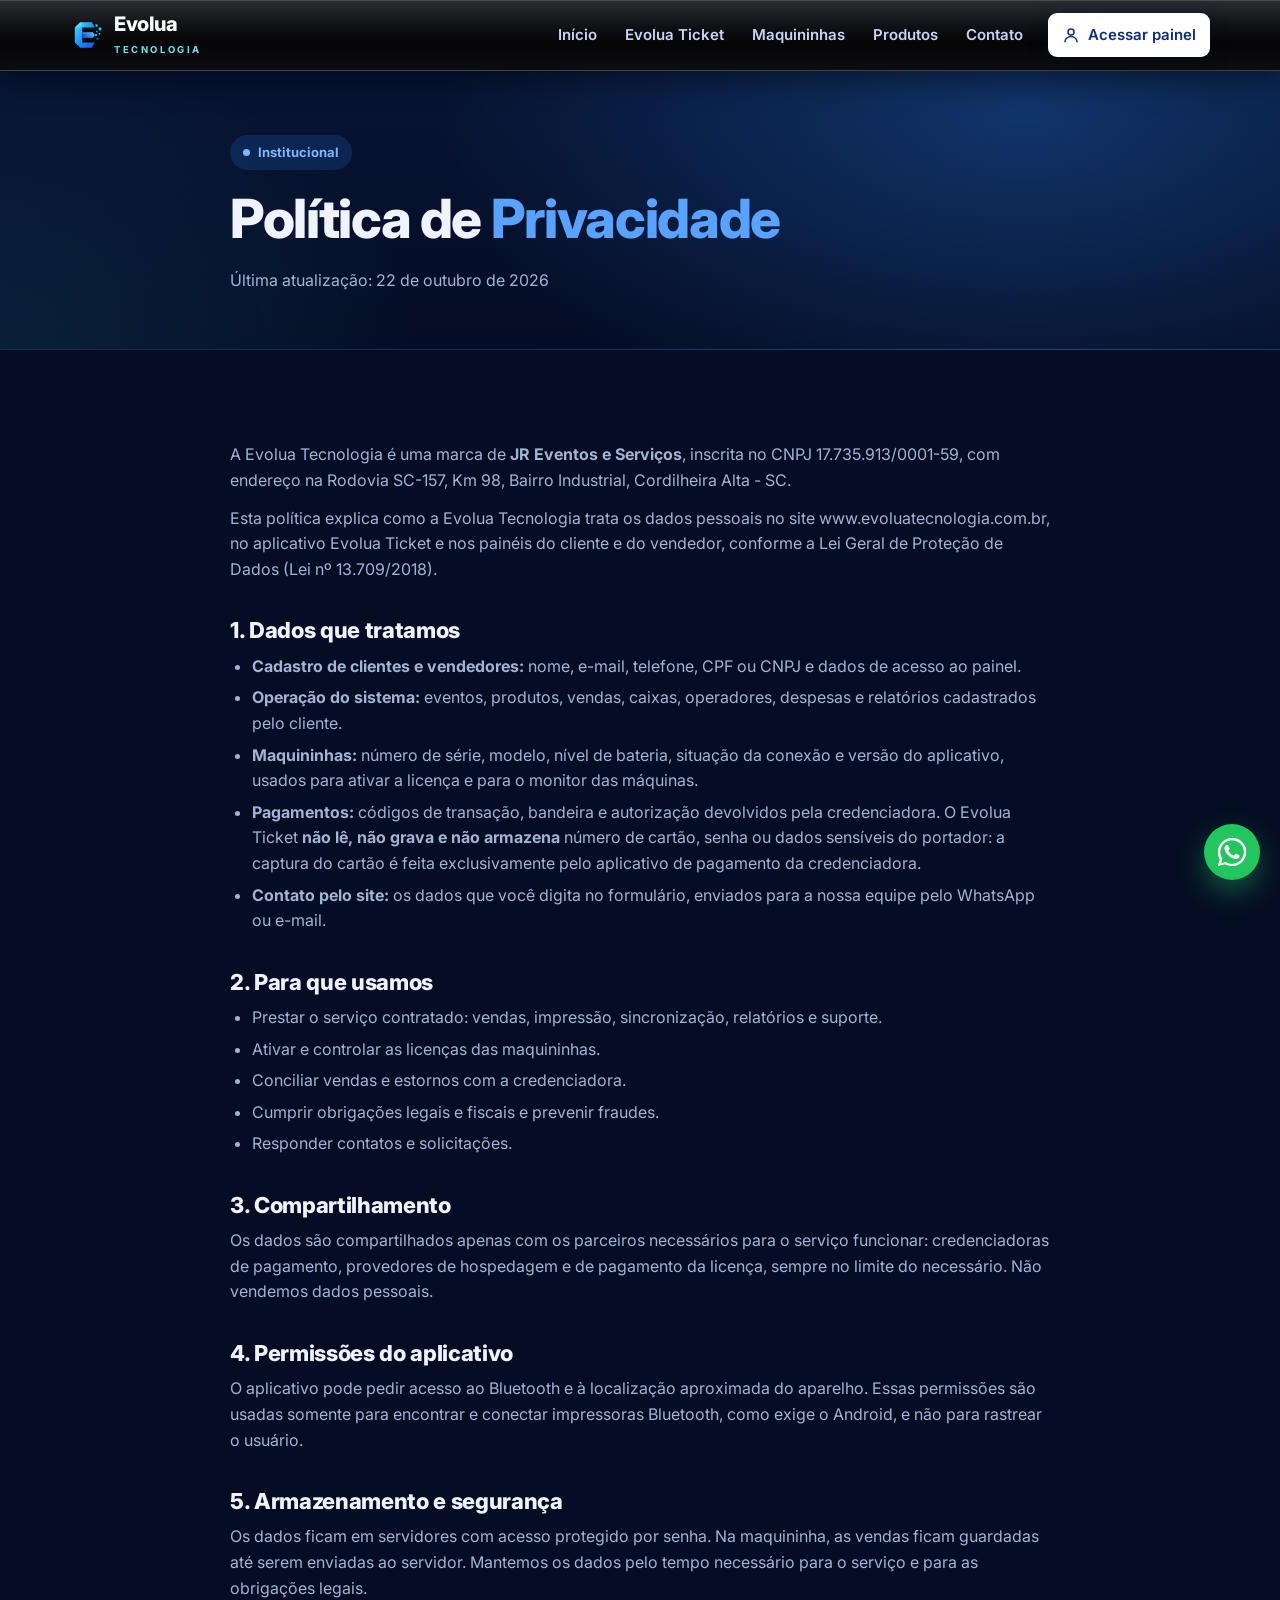
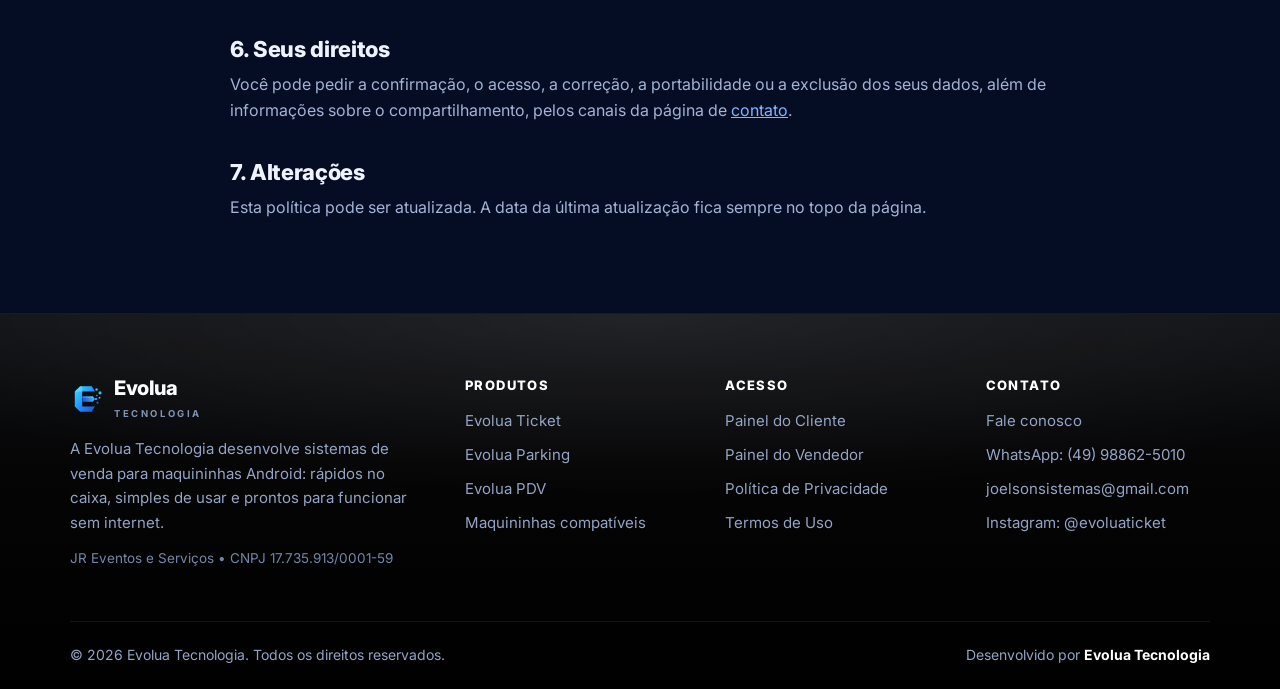
<file: privacidade.html>
<!doctype html>
<html lang="pt-BR">
<head>
<meta charset="utf-8">
<meta name="viewport" content="width=device-width, initial-scale=1">
<title>Política de Privacidade | Evolua Tecnologia</title>
<meta name="description" content="Política de Privacidade da Evolua Tecnologia e do Evolua Ticket.">
<meta name="theme-color" content="#0a0a0c">
<link rel="canonical" href="https://www.evoluatecnologia.com.br/privacidade.html">
<meta property="og:type" content="website">
<meta property="og:locale" content="pt_BR">
<meta property="og:site_name" content="Evolua Tecnologia">
<meta property="og:title" content="Política de Privacidade | Evolua Tecnologia">
<meta property="og:description" content="Política de Privacidade da Evolua Tecnologia e do Evolua Ticket.">
<meta property="og:url" content="https://www.evoluatecnologia.com.br/privacidade.html">
<link rel="icon" type="image/svg+xml" href="assets/img/evolua-icon.svg">
<link rel="preconnect" href="https://fonts.googleapis.com">
<link rel="preconnect" href="https://fonts.gstatic.com" crossorigin>
<link href="https://fonts.googleapis.com/css2?family=Exo+2:wght@800;900&family=Inter:wght@400;500;600;700;800;900&display=swap" rel="stylesheet">
<link rel="stylesheet" href="assets/css/style.css?v=202610241849">
</head>
<body>
<header class="header">
  <div class="wrap">
    <a class="brand" href="index.html" aria-label="Evolua Tecnologia - início"><img src="assets/img/evolua-mark.svg" alt="" width="34" height="34"><span><span class="brand-name">Evolua</span><span class="brand-sub">Tecnologia</span></span></a>
    <button class="menu-btn" type="button" aria-label="Abrir menu" aria-expanded="false" aria-controls="menu"><svg viewBox="0 0 24 24" fill="none" stroke="currentColor" stroke-width="2" stroke-linecap="round" stroke-linejoin="round" aria-hidden="true"><path d="M3 6h18M3 12h18M3 18h18"/></svg></button>
    <nav class="nav" id="menu" aria-label="Menu principal">
      <a href="index.html">Início</a><a href="evolua-ticket.html">Evolua Ticket</a><a href="index.html#compatibilidade">Maquininhas</a><a href="index.html#produtos">Produtos</a><a href="contato.html">Contato</a>
      <a class="btn btn-primary btn-sm" href="acesso.html"><svg viewBox="0 0 24 24" fill="none" stroke="currentColor" stroke-width="2" stroke-linecap="round" stroke-linejoin="round" aria-hidden="true"><circle cx="12" cy="8" r="4"/><path d="M4 21c0-4 4-7 8-7s8 3 8 7"/></svg> Acessar painel</a>
    </nav>
  </div>
</header>
<main>

<section class="hero hero-sm">
  <div class="wrap"><div><span class="eyebrow"><i class="dot"></i> Institucional</span><h1>Política de <span class="hl">Privacidade</span></h1><p class="updated" style="margin-top:6px;color:var(--muted)">Última atualização: 22 de outubro de 2026</p></div></div>
</section>
<section class="section"><div class="wrap"><div class="legal">
<p>A Evolua Tecnologia é uma marca de <b>JR Eventos e Serviços</b>, inscrita no CNPJ 17.735.913/0001-59, com endereço na Rodovia SC-157, Km 98, Bairro Industrial, Cordilheira Alta - SC.</p>
<p>Esta política explica como a Evolua Tecnologia trata os dados pessoais no site www.evoluatecnologia.com.br, no aplicativo Evolua Ticket e nos painéis do cliente e do vendedor, conforme a Lei Geral de Proteção de Dados (Lei nº 13.709/2018).</p>
<h2>1. Dados que tratamos</h2>
<ul>
<li><b>Cadastro de clientes e vendedores:</b> nome, e-mail, telefone, CPF ou CNPJ e dados de acesso ao painel.</li>
<li><b>Operação do sistema:</b> eventos, produtos, vendas, caixas, operadores, despesas e relatórios cadastrados pelo cliente.</li>
<li><b>Maquininhas:</b> número de série, modelo, nível de bateria, situação da conexão e versão do aplicativo, usados para ativar a licença e para o monitor das máquinas.</li>
<li><b>Pagamentos:</b> códigos de transação, bandeira e autorização devolvidos pela credenciadora. O Evolua Ticket <b>não lê, não grava e não armazena</b> número de cartão, senha ou dados sensíveis do portador: a captura do cartão é feita exclusivamente pelo aplicativo de pagamento da credenciadora.</li>
<li><b>Contato pelo site:</b> os dados que você digita no formulário, enviados para a nossa equipe pelo WhatsApp ou e-mail.</li>
</ul>
<h2>2. Para que usamos</h2>
<ul>
<li>Prestar o serviço contratado: vendas, impressão, sincronização, relatórios e suporte.</li>
<li>Ativar e controlar as licenças das maquininhas.</li>
<li>Conciliar vendas e estornos com a credenciadora.</li>
<li>Cumprir obrigações legais e fiscais e prevenir fraudes.</li>
<li>Responder contatos e solicitações.</li>
</ul>
<h2>3. Compartilhamento</h2>
<p>Os dados são compartilhados apenas com os parceiros necessários para o serviço funcionar: credenciadoras de pagamento, provedores de hospedagem e de pagamento da licença, sempre no limite do necessário. Não vendemos dados pessoais.</p>
<h2>4. Permissões do aplicativo</h2>
<p>O aplicativo pode pedir acesso ao Bluetooth e à localização aproximada do aparelho. Essas permissões são usadas somente para encontrar e conectar impressoras Bluetooth, como exige o Android, e não para rastrear o usuário.</p>
<h2>5. Armazenamento e segurança</h2>
<p>Os dados ficam em servidores com acesso protegido por senha. Na maquininha, as vendas ficam guardadas até serem enviadas ao servidor. Mantemos os dados pelo tempo necessário para o serviço e para as obrigações legais.</p>
<h2>6. Seus direitos</h2>
<p>Você pode pedir a confirmação, o acesso, a correção, a portabilidade ou a exclusão dos seus dados, além de informações sobre o compartilhamento, pelos canais da página de <a href="contato.html">contato</a>.</p>
<h2>7. Alterações</h2>
<p>Esta política pode ser atualizada. A data da última atualização fica sempre no topo da página.</p>
</div></div></section>

</main>
<footer class="footer">
  <div class="wrap">
    <div class="footer-grid">
      <div>
        <a class="brand" href="index.html" aria-label="Evolua Tecnologia - início"><img src="assets/img/evolua-mark.svg" alt="" width="34" height="34"><span><span class="brand-name">Evolua</span><span class="brand-sub">Tecnologia</span></span></a>
        <p class="about">A Evolua Tecnologia desenvolve sistemas de venda para maquininhas Android: rápidos no caixa, simples de usar e prontos para funcionar sem internet.</p>
        <p class="company" data-contact="empresa" hidden><span data-contact-text></span></p>
      </div>
      <div>
        <h4>Produtos</h4>
        <ul>
          <li><a href="evolua-ticket.html">Evolua Ticket</a></li>
          <li><a href="evolua-parking.html">Evolua Parking</a></li>
          <li><a href="evolua-pdv.html">Evolua PDV</a></li>
          <li><a href="index.html#compatibilidade">Maquininhas compatíveis</a></li>
        </ul>
      </div>
      <div>
        <h4>Acesso</h4>
        <ul>
          <li><a href="https://painel.evoluatecnologia.com.br/index.php">Painel do Cliente</a></li>
          <li><a href="https://painel.evoluatecnologia.com.br/vendedor.php">Painel do Vendedor</a></li>
          <li><a href="privacidade.html">Política de Privacidade</a></li>
          <li><a href="termos.html">Termos de Uso</a></li>
        </ul>
      </div>
      <div>
        <h4>Contato</h4>
        <ul>
          <li><a href="contato.html">Fale conosco</a></li>
          <li><a data-contact="whatsapp" hidden>WhatsApp: <span data-contact-text></span></a></li>
          <li><a data-contact="email" hidden><span data-contact-text></span></a></li>
          <li><a data-contact="instagram" hidden>Instagram: <span data-contact-text></span></a></li>
        </ul>
      </div>
    </div>
    <div class="footer-bottom">
      <span>© <span data-year>2026</span> Evolua Tecnologia. Todos os direitos reservados.</span>
      <span>Desenvolvido por <b>Evolua Tecnologia</b></span>
    </div>
  </div>
</footer>
<a class="wa-float" href="contato.html" aria-label="Falar no WhatsApp" hidden><svg viewBox="0 0 24 24" fill="currentColor" aria-hidden="true"><path d="M17.47 14.38c-.3-.15-1.76-.87-2.03-.97-.27-.1-.47-.15-.67.15-.2.3-.77.97-.94 1.17-.17.2-.35.22-.65.07-.3-.15-1.26-.46-2.4-1.48-.89-.79-1.49-1.77-1.66-2.07-.17-.3-.02-.46.13-.61.13-.13.3-.35.45-.52.15-.17.2-.3.3-.5.1-.2.05-.37-.03-.52-.07-.15-.67-1.6-.92-2.2-.24-.58-.49-.5-.67-.51h-.57c-.2 0-.52.07-.8.37-.27.3-1.04 1.02-1.04 2.48 0 1.46 1.07 2.88 1.21 3.08.15.2 2.1 3.2 5.08 4.49.71.31 1.26.49 1.7.63.71.22 1.36.19 1.87.12.57-.09 1.76-.72 2-1.41.25-.7.25-1.29.17-1.41-.07-.13-.27-.2-.57-.35ZM12.04 21.5h-.01a9.43 9.43 0 0 1-4.8-1.32l-.35-.2-3.57.94.95-3.48-.22-.36A9.42 9.42 0 0 1 2.6 12.05C2.6 6.84 6.84 2.6 12.05 2.6c2.52 0 4.9.99 6.68 2.77a9.37 9.37 0 0 1 2.76 6.68c0 5.21-4.24 9.45-9.45 9.45Zm8.04-17.5A11.3 11.3 0 0 0 12.04.7C5.78.7.68 5.8.68 12.05c0 2 .52 3.95 1.52 5.67L.58 23.3l5.72-1.5a11.3 11.3 0 0 0 5.74 1.46h.01c6.26 0 11.36-5.1 11.36-11.35 0-3.04-1.18-5.89-3.33-8.03Z"/></svg></a>
<script src="assets/js/main.js?v=202610241849"></script>
</body>
</html>
</file>
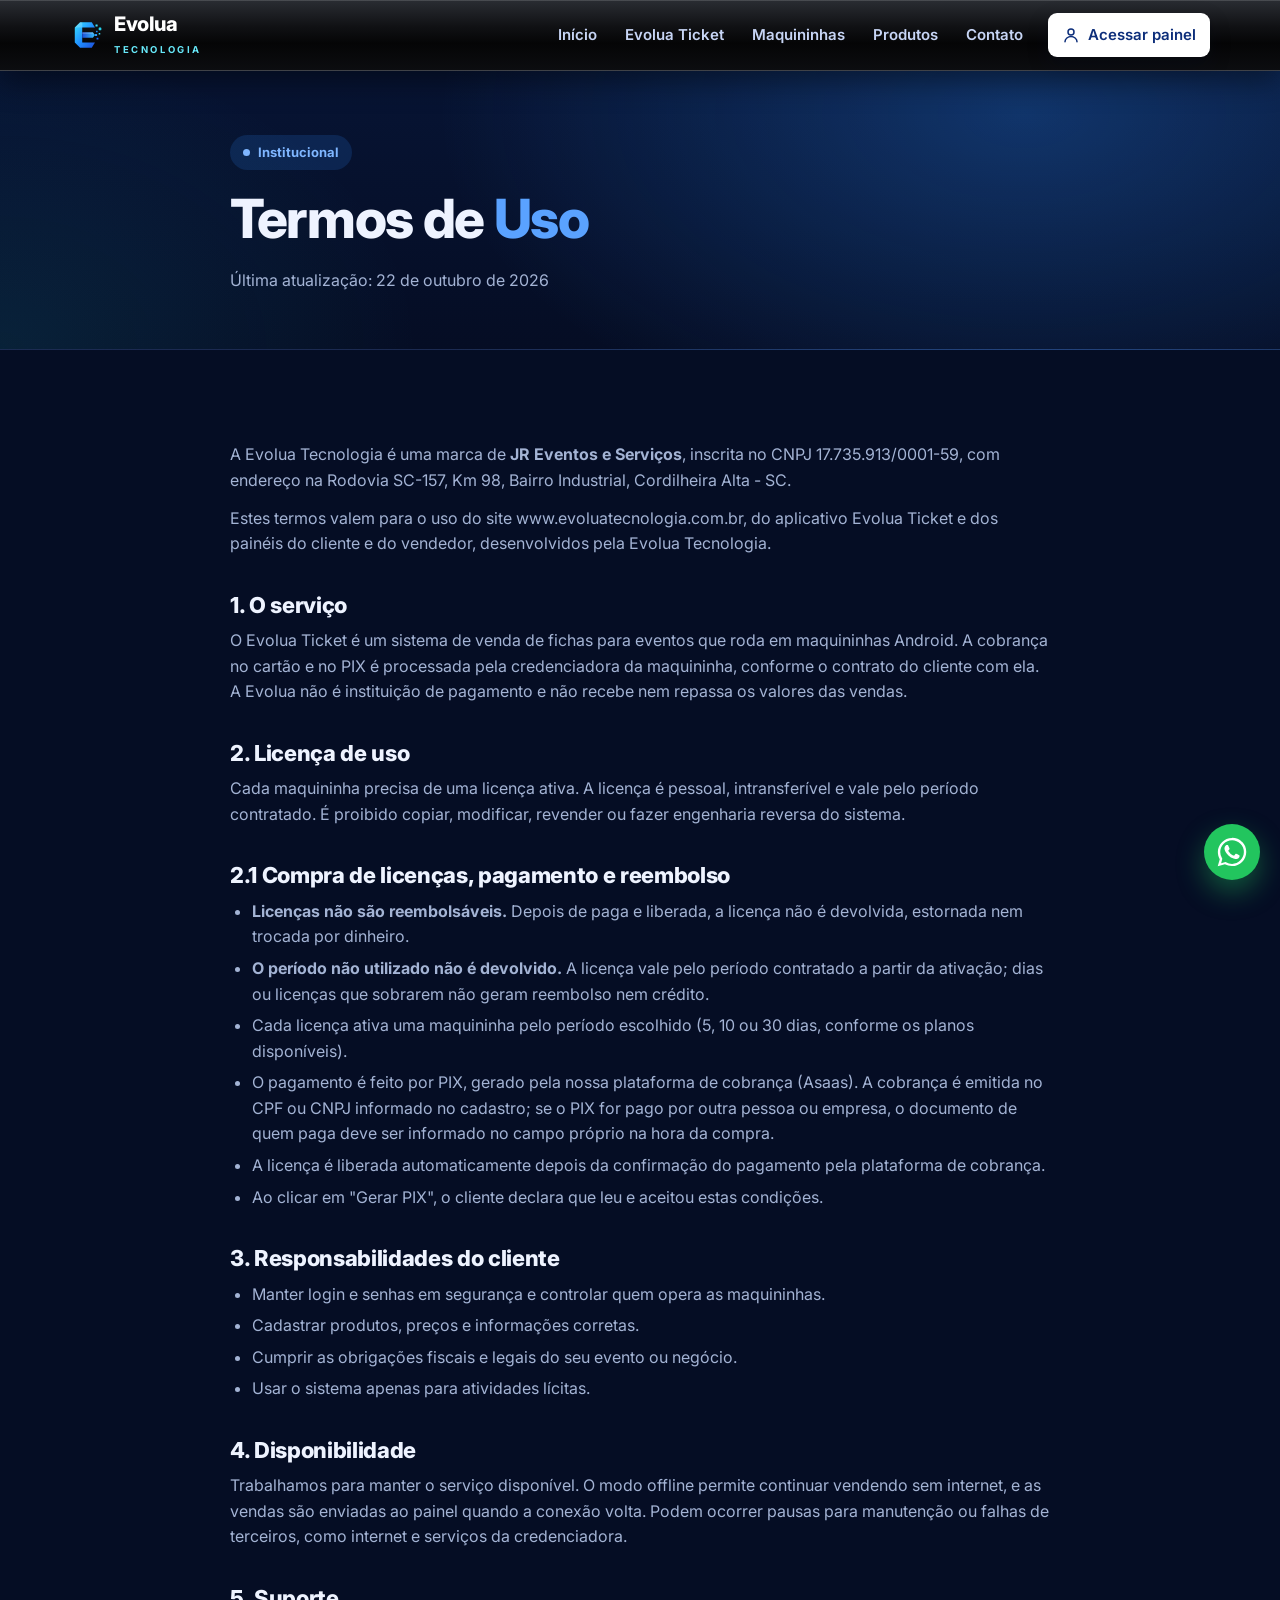
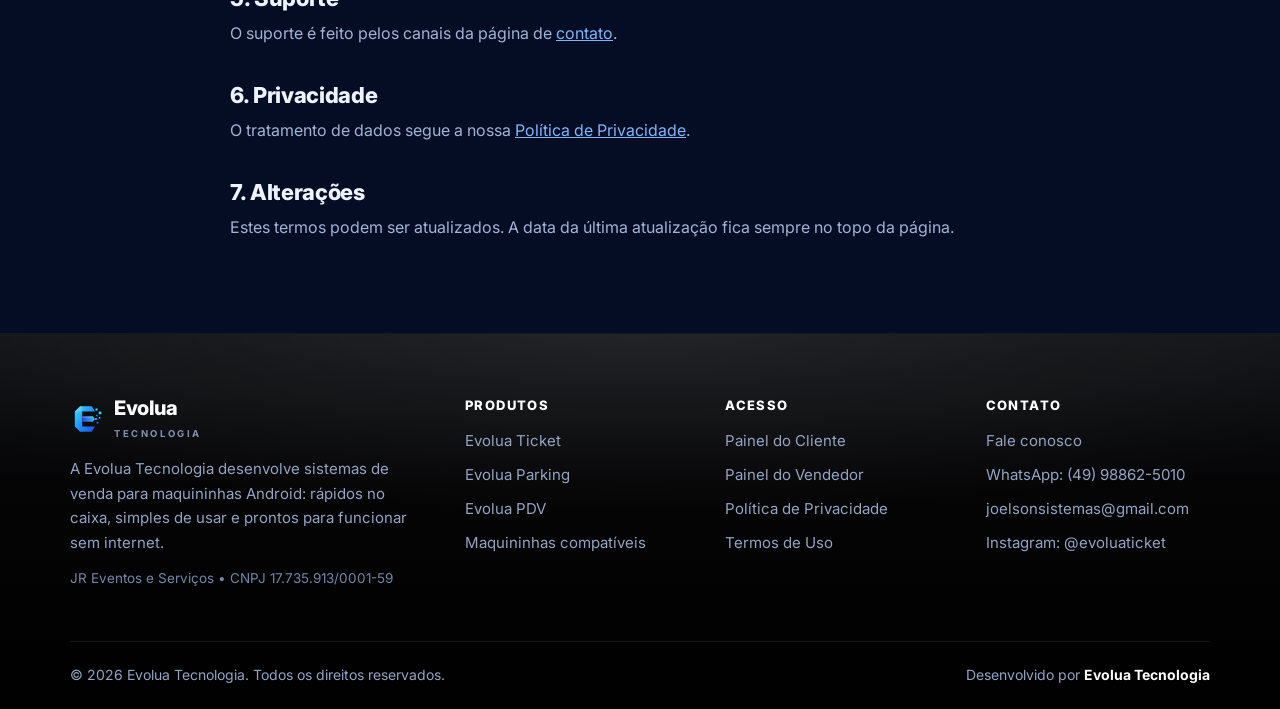
<file: termos.html>
<!doctype html>
<html lang="pt-BR">
<head>
<meta charset="utf-8">
<meta name="viewport" content="width=device-width, initial-scale=1">
<title>Termos de Uso | Evolua Tecnologia</title>
<meta name="description" content="Termos de Uso do site e dos sistemas da Evolua Tecnologia.">
<meta name="theme-color" content="#0a0a0c">
<link rel="canonical" href="https://www.evoluatecnologia.com.br/termos.html">
<meta property="og:type" content="website">
<meta property="og:locale" content="pt_BR">
<meta property="og:site_name" content="Evolua Tecnologia">
<meta property="og:title" content="Termos de Uso | Evolua Tecnologia">
<meta property="og:description" content="Termos de Uso do site e dos sistemas da Evolua Tecnologia.">
<meta property="og:url" content="https://www.evoluatecnologia.com.br/termos.html">
<link rel="icon" type="image/svg+xml" href="assets/img/evolua-icon.svg">
<link rel="preconnect" href="https://fonts.googleapis.com">
<link rel="preconnect" href="https://fonts.gstatic.com" crossorigin>
<link href="https://fonts.googleapis.com/css2?family=Exo+2:wght@800;900&family=Inter:wght@400;500;600;700;800;900&display=swap" rel="stylesheet">
<link rel="stylesheet" href="assets/css/style.css?v=202610241849">
</head>
<body>
<header class="header">
  <div class="wrap">
    <a class="brand" href="index.html" aria-label="Evolua Tecnologia - início"><img src="assets/img/evolua-mark.svg" alt="" width="34" height="34"><span><span class="brand-name">Evolua</span><span class="brand-sub">Tecnologia</span></span></a>
    <button class="menu-btn" type="button" aria-label="Abrir menu" aria-expanded="false" aria-controls="menu"><svg viewBox="0 0 24 24" fill="none" stroke="currentColor" stroke-width="2" stroke-linecap="round" stroke-linejoin="round" aria-hidden="true"><path d="M3 6h18M3 12h18M3 18h18"/></svg></button>
    <nav class="nav" id="menu" aria-label="Menu principal">
      <a href="index.html">Início</a><a href="evolua-ticket.html">Evolua Ticket</a><a href="index.html#compatibilidade">Maquininhas</a><a href="index.html#produtos">Produtos</a><a href="contato.html">Contato</a>
      <a class="btn btn-primary btn-sm" href="acesso.html"><svg viewBox="0 0 24 24" fill="none" stroke="currentColor" stroke-width="2" stroke-linecap="round" stroke-linejoin="round" aria-hidden="true"><circle cx="12" cy="8" r="4"/><path d="M4 21c0-4 4-7 8-7s8 3 8 7"/></svg> Acessar painel</a>
    </nav>
  </div>
</header>
<main>

<section class="hero hero-sm">
  <div class="wrap"><div><span class="eyebrow"><i class="dot"></i> Institucional</span><h1>Termos de <span class="hl">Uso</span></h1><p class="updated" style="margin-top:6px;color:var(--muted)">Última atualização: 22 de outubro de 2026</p></div></div>
</section>
<section class="section"><div class="wrap"><div class="legal">
<p>A Evolua Tecnologia é uma marca de <b>JR Eventos e Serviços</b>, inscrita no CNPJ 17.735.913/0001-59, com endereço na Rodovia SC-157, Km 98, Bairro Industrial, Cordilheira Alta - SC.</p>
<p>Estes termos valem para o uso do site www.evoluatecnologia.com.br, do aplicativo Evolua Ticket e dos painéis do cliente e do vendedor, desenvolvidos pela Evolua Tecnologia.</p>
<h2>1. O serviço</h2>
<p>O Evolua Ticket é um sistema de venda de fichas para eventos que roda em maquininhas Android. A cobrança no cartão e no PIX é processada pela credenciadora da maquininha, conforme o contrato do cliente com ela. A Evolua não é instituição de pagamento e não recebe nem repassa os valores das vendas.</p>
<h2>2. Licença de uso</h2>
<p>Cada maquininha precisa de uma licença ativa. A licença é pessoal, intransferível e vale pelo período contratado. É proibido copiar, modificar, revender ou fazer engenharia reversa do sistema.</p>
<h2 id="licencas">2.1 Compra de licenças, pagamento e reembolso</h2>
<ul>
<li><b>Licenças não são reembolsáveis.</b> Depois de paga e liberada, a licença não é devolvida, estornada nem trocada por dinheiro.</li>
<li><b>O período não utilizado não é devolvido.</b> A licença vale pelo período contratado a partir da ativação; dias ou licenças que sobrarem não geram reembolso nem crédito.</li>
<li>Cada licença ativa uma maquininha pelo período escolhido (5, 10 ou 30 dias, conforme os planos disponíveis).</li>
<li>O pagamento é feito por PIX, gerado pela nossa plataforma de cobrança (Asaas). A cobrança é emitida no CPF ou CNPJ informado no cadastro; se o PIX for pago por outra pessoa ou empresa, o documento de quem paga deve ser informado no campo próprio na hora da compra.</li>
<li>A licença é liberada automaticamente depois da confirmação do pagamento pela plataforma de cobrança.</li>
<li>Ao clicar em "Gerar PIX", o cliente declara que leu e aceitou estas condições.</li>
</ul>
<h2>3. Responsabilidades do cliente</h2>
<ul>
<li>Manter login e senhas em segurança e controlar quem opera as maquininhas.</li>
<li>Cadastrar produtos, preços e informações corretas.</li>
<li>Cumprir as obrigações fiscais e legais do seu evento ou negócio.</li>
<li>Usar o sistema apenas para atividades lícitas.</li>
</ul>
<h2>4. Disponibilidade</h2>
<p>Trabalhamos para manter o serviço disponível. O modo offline permite continuar vendendo sem internet, e as vendas são enviadas ao painel quando a conexão volta. Podem ocorrer pausas para manutenção ou falhas de terceiros, como internet e serviços da credenciadora.</p>
<h2>5. Suporte</h2>
<p>O suporte é feito pelos canais da página de <a href="contato.html">contato</a>.</p>
<h2>6. Privacidade</h2>
<p>O tratamento de dados segue a nossa <a href="privacidade.html">Política de Privacidade</a>.</p>
<h2>7. Alterações</h2>
<p>Estes termos podem ser atualizados. A data da última atualização fica sempre no topo da página.</p>
</div></div></section>

</main>
<footer class="footer">
  <div class="wrap">
    <div class="footer-grid">
      <div>
        <a class="brand" href="index.html" aria-label="Evolua Tecnologia - início"><img src="assets/img/evolua-mark.svg" alt="" width="34" height="34"><span><span class="brand-name">Evolua</span><span class="brand-sub">Tecnologia</span></span></a>
        <p class="about">A Evolua Tecnologia desenvolve sistemas de venda para maquininhas Android: rápidos no caixa, simples de usar e prontos para funcionar sem internet.</p>
        <p class="company" data-contact="empresa" hidden><span data-contact-text></span></p>
      </div>
      <div>
        <h4>Produtos</h4>
        <ul>
          <li><a href="evolua-ticket.html">Evolua Ticket</a></li>
          <li><a href="evolua-parking.html">Evolua Parking</a></li>
          <li><a href="evolua-pdv.html">Evolua PDV</a></li>
          <li><a href="index.html#compatibilidade">Maquininhas compatíveis</a></li>
        </ul>
      </div>
      <div>
        <h4>Acesso</h4>
        <ul>
          <li><a href="https://painel.evoluatecnologia.com.br/index.php">Painel do Cliente</a></li>
          <li><a href="https://painel.evoluatecnologia.com.br/vendedor.php">Painel do Vendedor</a></li>
          <li><a href="privacidade.html">Política de Privacidade</a></li>
          <li><a href="termos.html">Termos de Uso</a></li>
        </ul>
      </div>
      <div>
        <h4>Contato</h4>
        <ul>
          <li><a href="contato.html">Fale conosco</a></li>
          <li><a data-contact="whatsapp" hidden>WhatsApp: <span data-contact-text></span></a></li>
          <li><a data-contact="email" hidden><span data-contact-text></span></a></li>
          <li><a data-contact="instagram" hidden>Instagram: <span data-contact-text></span></a></li>
        </ul>
      </div>
    </div>
    <div class="footer-bottom">
      <span>© <span data-year>2026</span> Evolua Tecnologia. Todos os direitos reservados.</span>
      <span>Desenvolvido por <b>Evolua Tecnologia</b></span>
    </div>
  </div>
</footer>
<a class="wa-float" href="contato.html" aria-label="Falar no WhatsApp" hidden><svg viewBox="0 0 24 24" fill="currentColor" aria-hidden="true"><path d="M17.47 14.38c-.3-.15-1.76-.87-2.03-.97-.27-.1-.47-.15-.67.15-.2.3-.77.97-.94 1.17-.17.2-.35.22-.65.07-.3-.15-1.26-.46-2.4-1.48-.89-.79-1.49-1.77-1.66-2.07-.17-.3-.02-.46.13-.61.13-.13.3-.35.45-.52.15-.17.2-.3.3-.5.1-.2.05-.37-.03-.52-.07-.15-.67-1.6-.92-2.2-.24-.58-.49-.5-.67-.51h-.57c-.2 0-.52.07-.8.37-.27.3-1.04 1.02-1.04 2.48 0 1.46 1.07 2.88 1.21 3.08.15.2 2.1 3.2 5.08 4.49.71.31 1.26.49 1.7.63.71.22 1.36.19 1.87.12.57-.09 1.76-.72 2-1.41.25-.7.25-1.29.17-1.41-.07-.13-.27-.2-.57-.35ZM12.04 21.5h-.01a9.43 9.43 0 0 1-4.8-1.32l-.35-.2-3.57.94.95-3.48-.22-.36A9.42 9.42 0 0 1 2.6 12.05C2.6 6.84 6.84 2.6 12.05 2.6c2.52 0 4.9.99 6.68 2.77a9.37 9.37 0 0 1 2.76 6.68c0 5.21-4.24 9.45-9.45 9.45Zm8.04-17.5A11.3 11.3 0 0 0 12.04.7C5.78.7.68 5.8.68 12.05c0 2 .52 3.95 1.52 5.67L.58 23.3l5.72-1.5a11.3 11.3 0 0 0 5.74 1.46h.01c6.26 0 11.36-5.1 11.36-11.35 0-3.04-1.18-5.89-3.33-8.03Z"/></svg></a>
<script src="assets/js/main.js?v=202610241849"></script>
</body>
</html>
</file>
<file: assets/css/style.css>
/* =========================================================
   EVOLUA TECNOLOGIA - SITE INSTITUCIONAL
   Visual claro e corporativo, nas cores do Evolua Ticket.
========================================================= */
:root{
    --navy:#050a16;
    --navy-2:#0a1530;
    --blue:#1d5bff;
    --blue-2:#2b8cff;
    --blue-dark:#1748c9;
    --cyan:#22d3ee;
    --green:#16a34a;
    --amber:#d97706;

    --bg:#ffffff;
    --bg-soft:#f5f8fd;
    --text:#0b1325;
    --muted:#55637d;
    --line:#e3e9f3;

    --radius:20px;
    --shadow:0 18px 50px rgba(15,32,72,.09);
    --wrap:1180px;
}
*{box-sizing:border-box}
html{scroll-behavior:smooth;-webkit-text-size-adjust:100%}
body{margin:0;font-family:'Inter',system-ui,-apple-system,'Segoe UI',Arial,sans-serif;background:var(--bg);color:var(--text);line-height:1.6;-webkit-font-smoothing:antialiased;overflow-x:hidden}
img,svg{max-width:100%;display:block}
a{color:inherit}
h1,h2,h3,h4{margin:0;line-height:1.15;letter-spacing:-.025em;font-weight:800}
p{margin:0}
.wrap{width:100%;max-width:var(--wrap);margin:0 auto;padding:0 20px}

/* ---------- Marca ---------- */
.brand{display:flex;align-items:center;gap:10px;text-decoration:none;color:var(--text)}
.brand img{width:34px;height:34px}
.brand-name{font-size:20px;font-weight:800;letter-spacing:-.02em;line-height:1}
.brand-sub{display:block;font-size:9.5px;font-weight:700;letter-spacing:2.6px;color:var(--muted);margin-top:4px;text-transform:uppercase}
.footer .brand{color:#fff}
.footer .brand-sub{color:#8193b4}

/* ---------- Botões ---------- */
.btn{display:inline-flex;align-items:center;justify-content:center;gap:8px;padding:13px 22px;border-radius:12px;border:1px solid transparent;font:inherit;font-weight:700;font-size:15px;text-decoration:none;cursor:pointer;transition:transform .18s,box-shadow .18s,background .18s,border-color .18s;white-space:nowrap}
.btn svg{width:18px;height:18px;flex:0 0 auto}
.btn:hover{transform:translateY(-1px)}
.btn-primary{background:var(--blue);color:#fff;box-shadow:0 10px 24px rgba(29,91,255,.25)}
.btn-primary:hover{background:var(--blue-dark)}
.btn-outline{background:#fff;color:var(--text);border-color:var(--line)}
.btn-outline:hover{border-color:var(--blue);color:var(--blue)}
.btn-white{background:#fff;color:var(--blue)}
.btn-ghost{background:transparent;color:#fff;border-color:rgba(255,255,255,.35)}
.btn-ghost:hover{background:rgba(255,255,255,.1)}
.btn-sm{padding:9px 15px;font-size:14px;border-radius:10px}
.btn-block{width:100%}

/* ---------- Cabeçalho (mesmo degradê da barra do app Evolua Ticket) ---------- */
.header{position:sticky;top:0;z-index:50;background:linear-gradient(90deg,#071a4a,#0d2e7a,#1546b8);border-bottom:1px solid rgba(255,255,255,.08);box-shadow:0 6px 20px rgba(7,26,74,.18)}
.header .wrap{display:flex;align-items:center;justify-content:space-between;gap:20px;height:70px}
.header .brand{color:#fff}
.header .brand-sub{color:#67e8f9}
.nav{display:flex;align-items:center;gap:2px}
.nav a{color:#c7d5f5;text-decoration:none;font-weight:600;font-size:15px;padding:9px 13px;border-radius:9px;transition:background .15s,color .15s}
.nav a:hover{color:#fff;background:rgba(255,255,255,.10)}
.nav a.active{color:#fff;box-shadow:inset 0 -2px 0 #67e8f9;border-radius:0}
.nav .btn{margin-left:10px;background:#fff;color:#0d2e7a;box-shadow:0 8px 20px rgba(3,10,30,.25)}
.nav .btn:hover{color:#0d2e7a;background:#e7efff}
.menu-btn{display:none;width:44px;height:44px;border-radius:10px;border:1px solid rgba(255,255,255,.25);background:transparent;color:#fff;cursor:pointer;align-items:center;justify-content:center}
.menu-btn svg{width:22px;height:22px}
@media (max-width:940px){
    .menu-btn{display:inline-flex}
    .nav{position:fixed;left:0;right:0;top:70px;flex-direction:column;align-items:stretch;gap:2px;padding:12px 20px 22px;background:linear-gradient(180deg,#0d2e7a,#071a4a);border-bottom:1px solid rgba(255,255,255,.08);box-shadow:0 20px 40px rgba(3,10,30,.3);transform:translateY(-8px);opacity:0;pointer-events:none;transition:opacity .2s,transform .2s;max-height:calc(100vh - 70px);overflow:auto}
    .nav.open{transform:none;opacity:1;pointer-events:auto}
    .nav a{padding:13px 12px;font-size:16px}
    .nav a.active{background:rgba(255,255,255,.08);box-shadow:inset 3px 0 0 #67e8f9;border-radius:9px}
    .nav .btn{margin:10px 0 0}
}

/* ---------- Hero ---------- */
.hero{position:relative;overflow:hidden;background:radial-gradient(900px 480px at 85% 10%,rgba(43,140,255,.12),transparent 65%),linear-gradient(180deg,var(--bg-soft),#fff);padding:72px 0 64px;border-bottom:1px solid var(--line)}
.hero .wrap{display:grid;grid-template-columns:1fr 1fr;gap:40px;align-items:center}
.hero-sm{padding:64px 0 56px}
.hero-sm .wrap{grid-template-columns:1fr;max-width:860px}
.eyebrow{display:inline-flex;align-items:center;gap:8px;font-size:13px;font-weight:700;color:var(--blue);padding:7px 13px;border-radius:999px;background:#eaf1ff}
.eyebrow .dot{width:7px;height:7px;border-radius:50%;background:var(--blue)}
.eyebrow.amber{color:var(--amber);background:#fff4e2}
.eyebrow.amber .dot{background:var(--amber)}
.hero h1{font-size:clamp(34px,4.6vw,54px);margin:18px 0 18px}
.hero h1 .hl{color:var(--blue)}
.hero .lead{font-size:clamp(17px,1.5vw,19px);color:var(--muted);max-width:580px}
.hero-actions{display:flex;flex-wrap:wrap;gap:12px;margin-top:30px}
.hero-checks{display:flex;flex-wrap:wrap;gap:10px 22px;margin-top:30px;color:#3a4760;font-size:14.5px;font-weight:600}
.hero-checks span{display:inline-flex;align-items:center;gap:7px}
.hero-checks svg{width:18px;height:18px;color:var(--green)}
.hero-devices{position:relative;display:flex;justify-content:center;align-items:flex-end;gap:18px;min-height:470px;padding-top:40px}
.hero-devices::before{content:"";position:absolute;left:10%;right:10%;bottom:-6px;height:30px;border-radius:50%;background:radial-gradient(rgba(15,32,72,.22),transparent 70%)}
.hero-devices .dv:nth-child(1){font-size:8.6px;margin-bottom:6px}
.hero-devices .dv:nth-child(2){font-size:11px;z-index:2}
.hero-devices .dv:nth-child(3){font-size:8.6px;margin-bottom:6px}
@media (max-width:940px){
    .hero{padding:52px 0 48px}
    .hero .wrap{grid-template-columns:1fr;gap:20px}
    .hero-devices{min-height:0}
}
@media (max-width:520px){
    .hero-devices{gap:8px}
    .hero-devices .dv:nth-child(1),.hero-devices .dv:nth-child(3){font-size:6px}
    .hero-devices .dv:nth-child(2){font-size:7.8px}
    .hero-actions .btn{flex:1 1 100%}
}

/* ---------- Seções ---------- */
.section{padding:92px 0}
.section-soft{background:var(--bg-soft);border-top:1px solid var(--line);border-bottom:1px solid var(--line)}
.section-head{max-width:720px;margin:0 auto 48px;text-align:center}
.kicker{font-size:13px;font-weight:700;letter-spacing:1.6px;text-transform:uppercase;color:var(--blue)}
.section-head h2{font-size:clamp(28px,3.4vw,40px);margin:12px 0 14px}
.section-head p{color:var(--muted);font-size:17px}
@media (max-width:720px){.section{padding:64px 0}.section-head{margin-bottom:34px}}

/* ---------- Faixa de destaques ---------- */
.strip{border-bottom:1px solid var(--line);background:#fff}
.strip .wrap{display:grid;grid-template-columns:repeat(4,1fr);gap:0}
.strip div{display:flex;align-items:center;gap:12px;padding:22px 18px;font-weight:600;font-size:15px;color:#2b3850}
.strip div + div{border-left:1px solid var(--line)}
.strip svg{width:26px;height:26px;color:var(--blue);flex:0 0 auto}
@media (max-width:860px){.strip .wrap{grid-template-columns:1fr 1fr}.strip div:nth-child(3){border-left:0}.strip div:nth-child(n+3){border-top:1px solid var(--line)}}
@media (max-width:460px){.strip div{padding:16px 10px;font-size:14px}}

/* ---------- Compatibilidade (vitrine de maquininhas) ---------- */
.compat{display:grid;grid-template-columns:repeat(3,1fr);gap:20px}
.compat-card{display:flex;flex-direction:column;padding:22px 22px 24px;border-radius:var(--radius);background:#fff;border:1px solid var(--line)}
.compat-card.wide{grid-column:span 2}
.compat-head{display:flex;align-items:center;justify-content:space-between;gap:10px;margin-bottom:18px}
.compat-head h3{font-size:18px}
.compat-head small{display:block;color:var(--muted);font-size:13.5px;font-weight:500;margin-top:2px;letter-spacing:0}
.pill{flex:0 0 auto;display:inline-flex;align-items:center;gap:6px;font-size:12px;font-weight:700;padding:5px 10px;border-radius:999px;background:#e8f7ee;color:#15803d}
.pill::before{content:"";width:6px;height:6px;border-radius:50%;background:currentColor}
.pill.blue{background:#eaf1ff;color:var(--blue-dark)}
.pill.amber{background:#fff4e2;color:#b45309}
.compat-devices{flex:1;display:flex;justify-content:space-around;align-items:flex-end;gap:12px;padding:10px 0 4px;min-height:290px}
.compat-devices figure{margin:0;display:flex;flex-direction:column;align-items:center;gap:12px}
.compat-devices figcaption{font-size:13.5px;font-weight:600;color:var(--muted);text-align:center;line-height:1.3}
.compat-devices figcaption b{display:block;color:var(--text);font-size:14px}
.compat-devices .dv{font-size:7.6px}
.compat-note{margin-top:16px;color:var(--muted);font-size:14.5px}
.next-list{display:flex;flex-wrap:wrap;gap:8px;margin-top:4px}
.next-list span{padding:8px 13px;border-radius:10px;background:var(--bg-soft);border:1px solid var(--line);font-weight:600;font-size:14px;color:#2b3850}
@media (max-width:1000px){.compat{grid-template-columns:1fr 1fr}.compat-card.wide{grid-column:1/-1}}
@media (max-width:640px){.compat{grid-template-columns:1fr}.compat-devices .dv{font-size:6.2px}.compat-devices{min-height:240px}}

/* ---------- Maquininhas (desenho) ---------- */
.dv{position:relative;flex:0 0 auto;width:15em;height:32em;border-radius:2.4em 2.4em 2.8em 2.8em;background:linear-gradient(160deg,#30343d,#15181e 55%,#0b0d11);box-shadow:0 2.4em 4em rgba(15,23,42,.30),inset 0 .1em 0 rgba(255,255,255,.14),inset 0 -.2em 0 rgba(0,0,0,.5)}
.dv-head{position:absolute;left:.9em;right:.9em;top:-.2em;height:5.2em;border-radius:2em 2em .9em .9em;background:linear-gradient(180deg,#3a3f4a,#1d2129);box-shadow:inset 0 .1em 0 rgba(255,255,255,.12)}
.dv-head::after{content:"";position:absolute;left:16%;right:16%;top:.9em;height:.55em;border-radius:.3em;background:#07080b;box-shadow:inset 0 .1em .2em rgba(0,0,0,.9)}
.dv-screen{position:absolute;left:.9em;right:.9em;top:5.8em;bottom:5.4em;border-radius:1em;overflow:hidden;border:.3em solid #040507;background:#000}
.dv-chin{position:absolute;left:50%;bottom:2em;transform:translateX(-50%);width:5.5em;height:.55em;border-radius:.3em;background:#2c313b}
.dv-slot{position:absolute;left:26%;right:26%;bottom:-.25em;height:.7em;border-radius:0 0 .6em .6em;background:#040507}
/* Topo amarelo (estilo maquininhas PagBank) */
.dv.yellow .dv-head{background:linear-gradient(180deg,#ffd43b,#f5b800);box-shadow:inset 0 .1em 0 rgba(255,255,255,.5)}
.dv.yellow .dv-head::after{background:#2a2200}
/* Modelo baixo e largo (estilo A930) */
.dv.short{height:29em;width:15.6em}
.dv.short .dv-head{height:4.4em}
.dv.short .dv-screen{top:5em;bottom:4.8em}
/* Modelo fino (estilo P2) */
.dv.slim{width:13.4em;height:30.5em;border-radius:2em 2em 2.4em 2.4em}
.dv.slim .dv-head{left:2em;right:2em;top:-1.4em;height:3.6em;border-radius:1.4em 1.4em .5em .5em}
.dv.slim .dv-head::after{top:.6em}
.dv.slim .dv-screen{top:2.8em;bottom:3.8em}
.dv.slim .dv-chin{bottom:1.4em}
/* Celular */
.dv.phone{width:14em;height:29em;border-radius:2.4em;padding:0;background:linear-gradient(160deg,#3a4152,#11141b)}
.dv.phone .dv-screen{top:.7em;bottom:.7em;left:.7em;right:.7em;border-radius:1.8em;border:0}
.dv.phone .dv-screen::before{content:"";position:absolute;z-index:3;top:.6em;left:50%;transform:translateX(-50%);width:.8em;height:.8em;border-radius:50%;background:#000;box-shadow:0 0 0 .15em #10131a}
.dv.phone .app-top{padding-top:2em}
/* Impressora Bluetooth */
.bt-printer{position:relative;flex:0 0 auto;width:10em;height:9em;border-radius:1.6em;background:linear-gradient(160deg,#f1f4f8,#c8cfdb);box-shadow:0 1.6em 3em rgba(15,23,42,.25),inset 0 .1em 0 #fff}
.bt-printer::before{content:"";position:absolute;left:1em;right:1em;top:1em;height:.5em;border-radius:.3em;background:#3a4152}
.bt-printer i{position:absolute;left:1.2em;bottom:1.2em;width:.7em;height:.7em;border-radius:50%;background:var(--cyan);box-shadow:0 0 .8em var(--cyan)}
/* POS clara (estilo SUNMI / Senraise) */
.dv.light{background:linear-gradient(160deg,#f6f8fb,#cdd4de);box-shadow:0 2.4em 4em rgba(15,23,42,.25),inset 0 .1em 0 #fff}
.dv.light .dv-head{background:linear-gradient(180deg,#eef1f6,#c3cad6)}
.dv.light .dv-head::after{background:#3a4152}
.dv.light .dv-screen{border-color:#111}
.dv.light .dv-chin{background:#a5adbb}

/* Ficha saindo da impressora */
.paper{position:absolute;left:50%;bottom:calc(100% - 1.4em);width:56%;transform:translateX(-50%);z-index:0;background:#fff;color:#0b1325;text-align:center;padding:1em .8em 1.2em;border-radius:.2em .2em 0 0;box-shadow:0 -.4em 1.2em rgba(15,32,72,.15);animation:printOut 5s ease-in-out infinite}
.paper::before{content:"";position:absolute;left:0;right:0;top:-.6em;height:.6em;background:linear-gradient(-45deg,transparent .4em,#fff 0) 0 0/.8em .6em repeat-x,linear-gradient(45deg,transparent .4em,#fff 0) 0 0/.8em .6em repeat-x}
.paper b{display:block;font-size:.85em;font-weight:900;letter-spacing:.08em}
.paper b i{font-style:normal;color:var(--blue-2)}
.paper strong{display:block;font-size:1.5em;font-weight:900;margin:.4em 0 .1em;line-height:1.1}
.paper small{display:block;font-size:.8em;color:#5a6a86}
.paper hr{border:0;border-top:.15em dashed #c9d2e3;margin:.7em -.2em .6em}
.paper .code{height:1.6em;background:repeating-linear-gradient(90deg,#0b1325 0 .2em,transparent .2em .3em,#0b1325 .3em .4em,transparent .4em .6em,#0b1325 .6em .9em,transparent .9em 1em)}
.dv .dv-head{z-index:1}
@keyframes printOut{0%,10%{transform:translate(-50%,85%)}40%,88%{transform:translate(-50%,0)}100%{transform:translate(-50%,0);opacity:0}}
.bt-printer .paper{bottom:calc(100% - .2em);width:78%;font-size:.8em}
.dv .paper{font-size:.72em;width:66%;bottom:calc(100% - 2em)}
.paper b{white-space:nowrap}

/* ---------- Tela do app (igual à do Evolua Ticket) ---------- */
.app{position:absolute;inset:0;display:flex;flex-direction:column;background:#050a16;font-family:'Inter',sans-serif;font-size:.62em;color:#f1f5ff;overflow:hidden;line-height:1.2}
.app-top{display:flex;align-items:center;gap:.6em;padding:.9em .8em;background:linear-gradient(90deg,#071a4a,#0d2e7a,#1546b8)}
.app-menu{width:1.5em;height:1.1em;flex:0 0 auto;background:linear-gradient(#fff,#fff) 0 0/100% 2px no-repeat,linear-gradient(#fff,#fff) 0 50%/100% 2px no-repeat,linear-gradient(#fff,#fff) 0 100%/100% 2px no-repeat}
.app-top img{width:2.3em;height:2.3em;flex:0 0 auto}
.app-top div{min-width:0}
.app-top b{display:block;font-size:.78em;font-weight:900;letter-spacing:.15em}
.app-top b span{color:#67e8f9}
.app-top strong{display:block;font-size:1.15em;font-weight:800;white-space:nowrap;overflow:hidden;text-overflow:ellipsis}
.app-top small{display:flex;align-items:center;gap:.4em;font-size:.8em;color:#c7d5f5;white-space:nowrap}
.app-top small i{width:.65em;height:.65em;border-radius:50%;background:#4ade80;flex:0 0 auto}
.app-chips{display:flex;gap:.5em;padding:.7em .7em .5em;white-space:nowrap}
.app-chips span{padding:.45em .9em;border-radius:999px;font-size:.85em;font-weight:700;background:#0f1d3d;border:1px solid #1e2e55;color:#93a3c0}
.app-chips span.on{background:#1d5bff;border-color:#1d5bff;color:#fff}
.app-grid{flex:1;display:grid;grid-template-columns:1fr 1fr;gap:.55em;padding:.3em .7em .7em;align-content:start}
.app-grid > div{position:relative;border-radius:.8em;padding:.7em .7em .65em;background:#0f1d3d;border:1px solid #1e2e55;border-top:.35em solid var(--c,#2b8cff);min-height:4.4em}
.app-grid b{display:block;font-size:.95em;font-weight:800;padding-right:1.6em}
.app-grid small{display:block;margin-top:.35em;font-size:.85em;font-weight:700;color:#67e8f9}
.app-grid em{position:absolute;top:.45em;right:.45em;min-width:1.7em;height:1.7em;border-radius:999px;display:grid;place-items:center;font-style:normal;font-size:.8em;font-weight:900;background:#22c55e;color:#04210f}
.app-bottom{display:flex;align-items:center;gap:.6em;padding:.8em;background:linear-gradient(90deg,#071a4a,#0d2e7a,#1546b8)}
.app-bottom div{flex:1;min-width:0}
.app-bottom small{display:block;font-size:.78em;color:#c7d5f5;white-space:nowrap;overflow:hidden;text-overflow:ellipsis}
.app-bottom b{font-size:1.7em;font-weight:900}
.app-bottom span{padding:.85em 1.1em;border-radius:.7em;background:#2b8cff;font-weight:900;font-size:.95em;letter-spacing:.04em}

/* ---------- Recursos ---------- */
.features{display:grid;grid-template-columns:repeat(3,1fr);gap:18px}
.feature{padding:26px 24px;border-radius:var(--radius);background:#fff;border:1px solid var(--line);transition:border-color .2s,box-shadow .2s}
.feature:hover{border-color:#c9d7f2;box-shadow:var(--shadow)}
.feature .f-ic{width:46px;height:46px;border-radius:13px;display:grid;place-items:center;background:#eaf1ff;color:var(--blue);margin-bottom:16px}
.feature .f-ic svg{width:23px;height:23px}
.feature h3{font-size:17px;margin-bottom:7px;letter-spacing:-.01em}
.feature p{color:var(--muted);font-size:15px}
.features.cols-4{grid-template-columns:repeat(4,1fr)}
@media (max-width:980px){.features,.features.cols-4{grid-template-columns:1fr 1fr}}
@media (max-width:560px){.features,.features.cols-4{grid-template-columns:1fr}}

/* ---------- Passo a passo ---------- */
.steps{display:grid;grid-template-columns:repeat(3,1fr);gap:20px;counter-reset:step}
.step{padding:28px 26px;border-radius:var(--radius);background:#fff;border:1px solid var(--line)}
.step::before{counter-increment:step;content:counter(step);display:grid;place-items:center;width:40px;height:40px;border-radius:12px;margin-bottom:16px;font-weight:800;font-size:17px;color:#fff;background:var(--blue)}
.step h3{font-size:18px;margin-bottom:7px}
.step p{color:var(--muted);font-size:15px}
@media (max-width:860px){.steps{grid-template-columns:1fr}}

/* ---------- Bloco dividido ---------- */
.split{display:grid;grid-template-columns:1fr 1fr;gap:56px;align-items:center}
.split h2{font-size:clamp(28px,3.2vw,38px);margin:12px 0 16px}
.split p{color:var(--muted);font-size:16.5px}
.checklist{list-style:none;padding:0;margin:22px 0 0;display:grid;gap:11px}
.checklist li{display:flex;gap:11px;align-items:flex-start;font-weight:600}
.checklist li svg{width:22px;height:22px;flex:0 0 auto;color:var(--blue);margin-top:1px}
@media (max-width:900px){.split{grid-template-columns:1fr;gap:34px}}

/* Painel (ilustração) */
.panel{border-radius:20px;background:#fff;border:1px solid var(--line);box-shadow:var(--shadow);overflow:hidden}
.panel-bar{display:flex;align-items:center;gap:7px;padding:12px 16px;border-bottom:1px solid var(--line);background:var(--bg-soft)}
.panel-bar i{width:10px;height:10px;border-radius:50%;background:#d4dbe8}
.panel-bar span{margin-left:10px;font-size:12px;color:var(--muted);font-weight:600}
.panel-body{display:grid;grid-template-columns:120px 1fr;min-height:300px}
.panel-side{background:linear-gradient(180deg,#03060e,#050a16 55%,#0a1838);padding:16px 12px;display:flex;flex-direction:column;gap:7px}
.panel-side img{width:26px;height:26px;margin-bottom:10px}
.panel-side i{height:9px;border-radius:5px;background:rgba(255,255,255,.12)}
.panel-side i.on{background:rgba(34,211,238,.5)}
.panel-main{padding:18px}
.panel-main h4{font-size:15px;margin-bottom:12px}
.kpis{display:grid;grid-template-columns:repeat(3,1fr);gap:10px}
.kpi{padding:12px;border-radius:12px;border:1px solid var(--line)}
.kpi small{display:block;color:var(--muted);font-size:11.5px;font-weight:600}
.kpi b{display:block;font-size:18px;margin-top:3px}
.bars{display:flex;align-items:flex-end;gap:8px;height:120px;margin-top:14px;padding:12px;border-radius:12px;border:1px solid var(--line)}
.bars i{flex:1;border-radius:5px 5px 2px 2px;background:linear-gradient(180deg,var(--blue-2),var(--blue))}
@media (max-width:520px){.panel-body{grid-template-columns:64px 1fr}.kpis{grid-template-columns:1fr 1fr}.kpi:nth-child(3){display:none}}

/* ---------- Produtos ---------- */
.products{display:grid;grid-template-columns:repeat(3,1fr);gap:20px}
.product{display:flex;flex-direction:column;padding:28px 26px;border-radius:var(--radius);background:#fff;border:1px solid var(--line)}
.product .p-ic{width:52px;height:52px;border-radius:15px;display:grid;place-items:center;color:#fff;background:var(--blue);margin-bottom:18px}
.product .p-ic svg{width:26px;height:26px}
.product .p-ic.amber{background:#f59e0b}
.product .p-ic.cyan{background:#0891b2}
.product h3{font-size:21px}
.product .pill{align-self:flex-start;margin:10px 0 12px}
.product p{color:var(--muted);font-size:15px;margin-bottom:20px}
.product .btn{margin-top:auto;align-self:flex-start}
@media (max-width:940px){.products{grid-template-columns:1fr;max-width:560px;margin:0 auto}}

/* ---------- Para quem ---------- */
.uses{display:flex;flex-wrap:wrap;justify-content:center;gap:10px}
.uses span{display:inline-flex;align-items:center;gap:8px;padding:11px 16px;border-radius:12px;background:#fff;border:1px solid var(--line);font-weight:600;font-size:15px}
.uses svg{width:18px;height:18px;color:var(--blue)}

/* ---------- CTA ---------- */
.cta{border-radius:26px;padding:56px 48px;background:radial-gradient(600px 300px at 100% 0,rgba(34,211,238,.25),transparent 60%),linear-gradient(135deg,var(--blue),#0f2f8a);color:#fff;display:flex;align-items:center;justify-content:space-between;gap:28px;flex-wrap:wrap}
.cta h2{font-size:clamp(25px,3vw,34px);max-width:640px}
.cta p{color:#d4e1ff;margin-top:10px;max-width:580px}
.cta .actions{display:flex;flex-wrap:wrap;gap:12px}
@media (max-width:600px){.cta{padding:36px 22px;border-radius:20px}.cta .actions .btn{flex:1 1 100%}}

/* ---------- Roadmap ---------- */
.roadmap{display:grid;gap:12px;margin-top:22px}
.rm{padding:18px 20px;border-radius:14px;border:1px dashed #c7d3ea;background:#fff}
.rm small{font-size:12px;font-weight:700;letter-spacing:1px;text-transform:uppercase;color:var(--blue)}
.rm h4{font-size:16px;margin:5px 0 3px;letter-spacing:-.01em}
.rm p{color:var(--muted);font-size:14.5px}
.rm.done{border-style:solid;border-color:#bfe8cf;background:#f3fbf6}
.rm.done small{color:#15803d}

.platforms{display:flex;flex-wrap:wrap;gap:10px;margin-top:24px}
.platform{display:inline-flex;align-items:center;gap:9px;padding:10px 15px;border-radius:12px;background:#fff;border:1px solid var(--line);font-weight:700;font-size:14.5px}
.platform svg{width:19px;height:19px;color:var(--blue)}
.platform small{color:var(--muted);font-weight:600}

/* ---------- Formulários ---------- */
.form-card{padding:30px;border-radius:22px;background:#fff;border:1px solid var(--line);box-shadow:var(--shadow)}
.form-card h3{font-size:21px;margin-bottom:6px}
.form-card > p{color:var(--muted);margin-bottom:20px;font-size:15px}
.field{margin-bottom:15px}
.field label{display:block;font-size:13px;font-weight:700;color:#3d4a63;margin-bottom:7px}
.field input,.field select,.field textarea{width:100%;padding:13px 14px;border-radius:11px;border:1px solid #d6deeb;background:#f8fafd;font:inherit;font-size:16px;color:var(--text);outline:none;transition:border-color .15s,box-shadow .15s,background .15s}
.field textarea{min-height:120px;resize:vertical}
.field input:focus,.field select:focus,.field textarea:focus{border-color:var(--blue-2);background:#fff;box-shadow:0 0 0 4px rgba(43,140,255,.12)}
.field-row{display:grid;grid-template-columns:1fr 1fr;gap:14px}
@media (max-width:560px){.field-row{grid-template-columns:1fr}.form-card{padding:24px 20px}}
.form-note{font-size:13px;color:var(--muted);margin-top:12px;text-align:center}

.contact-list{display:grid;gap:12px;margin-top:24px}
.contact-item{display:flex;align-items:center;gap:15px;padding:16px 18px;border-radius:16px;background:#fff;border:1px solid var(--line);text-decoration:none;transition:border-color .2s}
a.contact-item:hover{border-color:var(--blue)}
.contact-item .ic{width:44px;height:44px;border-radius:12px;display:grid;place-items:center;background:#eaf1ff;color:var(--blue);flex:0 0 auto}
.contact-item .ic svg{width:21px;height:21px}
.contact-item small{display:block;color:var(--muted);font-size:13px;font-weight:600}
.contact-item b{font-size:16px;word-break:break-word}

/* ---------- Acesso ---------- */
.access-big{display:grid;grid-template-columns:1fr 1fr;gap:22px}
.access-big .card{display:flex;flex-direction:column;padding:34px 30px;border-radius:22px;background:#fff;border:1px solid var(--line);box-shadow:var(--shadow)}
.access-big .ic{width:60px;height:60px;border-radius:17px;display:grid;place-items:center;color:#fff;background:var(--blue);margin-bottom:20px}
.access-big .ic.cyan{background:#0891b2}
.access-big .ic svg{width:28px;height:28px}
.access-big h2{font-size:26px}
.access-big .card > p{color:var(--muted);margin:8px 0 16px}
.access-big ul{list-style:none;padding:0;margin:0 0 26px;display:grid;gap:9px;font-weight:600;font-size:15px}
.access-big li{display:flex;gap:10px}
.access-big li svg{width:20px;height:20px;color:var(--blue);flex:0 0 auto;margin-top:1px}
.access-big .btn{margin-top:auto}
.help-line{text-align:center;color:var(--muted);margin-top:26px;font-size:15px}
.help-line a{color:var(--blue);font-weight:700}
@media (max-width:820px){.access-big{grid-template-columns:1fr}.access-big .card{padding:26px 22px}}

/* ---------- Texto legal ---------- */
.legal{max-width:820px;margin:0 auto}
.legal h2{font-size:22px;margin:36px 0 10px;letter-spacing:-.015em}
.legal p,.legal li{color:#36435b;font-size:16px}
.legal p + p{margin-top:12px}
.legal ul{padding-left:22px;margin:10px 0 0;display:grid;gap:6px}
.legal .updated{color:var(--muted);font-size:14px}

/* ---------- Rodapé ---------- */
.footer{background:var(--navy);color:#93a4c4;padding:64px 0 0;font-size:15px}
.footer-grid{display:grid;grid-template-columns:1.6fr 1fr 1fr 1fr;gap:36px}
.footer h4{color:#fff;font-size:13px;letter-spacing:1.4px;text-transform:uppercase;margin-bottom:16px}
.footer ul{list-style:none;padding:0;margin:0;display:grid;gap:10px}
.footer a{text-decoration:none;color:#93a4c4;transition:color .15s}
.footer a:hover{color:#fff}
.footer .about{margin-top:16px;max-width:340px;line-height:1.65}
.footer .company{margin-top:12px;font-size:13.5px;color:#7486a8}
.footer-bottom{margin-top:52px;padding:22px 0;border-top:1px solid rgba(255,255,255,.08);display:flex;align-items:center;justify-content:space-between;gap:14px;flex-wrap:wrap;font-size:14px}
.footer-bottom b{color:#fff}
@media (max-width:900px){.footer-grid{grid-template-columns:1fr 1fr}}
@media (max-width:520px){.footer-grid{grid-template-columns:1fr}.footer-bottom{justify-content:center;text-align:center}}

/* ---------- WhatsApp flutuante ---------- */
.wa-float{position:fixed;right:20px;bottom:20px;z-index:60;width:56px;height:56px;border-radius:50%;display:grid;place-items:center;background:#22c55e;color:#fff;box-shadow:0 12px 28px rgba(34,197,94,.4);transition:transform .2s}
.wa-float:hover{transform:scale(1.07)}
.wa-float svg{width:30px;height:30px}
.wa-float[hidden]{display:none}

/* ---------- Animação ao rolar ---------- */
.reveal{opacity:0;transform:translateY(16px);transition:opacity .6s ease,transform .6s ease}
.reveal.in{opacity:1;transform:none}
@media (prefers-reduced-motion:reduce){html{scroll-behavior:auto}.reveal{opacity:1;transform:none;transition:none}.paper{animation:none}}

/* ---------- 404 ---------- */
.notfound{min-height:calc(100vh - 70px);display:grid;place-items:center;text-align:center;padding:60px 0}
.notfound b{display:block;font-size:110px;font-weight:900;line-height:1;color:var(--blue);letter-spacing:-.05em}

/* ---------- Abertura com a logomarca e as maquininhas reais ---------- */
.lockup{display:flex;align-items:center;gap:16px;margin-bottom:26px}
.lockup img{width:84px;height:84px;filter:drop-shadow(0 0 16px rgba(43,140,255,.35))}
.lockup b{display:block;font-family:'Exo 2','Inter',sans-serif;font-size:54px;font-weight:900;letter-spacing:1.5px;line-height:1;color:var(--navy)}
.lockup b i{font-style:normal;color:var(--blue)}
.lockup small{display:flex;align-items:center;gap:10px;margin-top:8px;font-size:14px;font-weight:800;letter-spacing:7px;color:var(--blue-2)}
.lockup small::before,.lockup small::after{content:"";height:2px;width:26px;background:linear-gradient(90deg,var(--blue),var(--cyan))}
.hero-brand h1{font-size:clamp(30px,3.6vw,44px)}
.real-devices{display:flex;justify-content:center;align-items:flex-end;gap:14px}
.real-dev{position:relative;margin:0;width:31%;max-width:200px}
.real-dev.mid{width:35%;max-width:226px;margin-bottom:26px}
.real-dev img{width:100%;height:auto;filter:drop-shadow(0 22px 28px rgba(15,32,72,.28))}
.stamp{
    position:absolute;left:50%;top:56%;transform:translate(-50%,-50%) rotate(-24deg);
    padding:7px 12px;border:2.5px solid #d97706;border-radius:8px;
    background:rgba(255,255,255,.86);color:#b45309;
    font-size:clamp(9px,1vw,13px);font-weight:900;letter-spacing:1.4px;text-transform:uppercase;white-space:nowrap;
    box-shadow:0 6px 16px rgba(0,0,0,.18);pointer-events:none;
}
.hero-second{border-top:0}
.hero-second h2{font-size:clamp(32px,4.2vw,50px);margin:18px 0 18px;line-height:1.15;letter-spacing:-.025em}
.hero-second h2 .hl{color:var(--blue)}
@media (max-width:940px){.real-devices{max-width:560px;margin:0 auto}}
@media (max-width:520px){
    .lockup{gap:12px}.lockup img{width:60px;height:60px}.lockup b{font-size:40px}.lockup small{font-size:11px;letter-spacing:5px}
    .real-devices{gap:8px}.stamp{padding:4px 7px;border-width:2px;letter-spacing:.6px}
}

/* Maquininhas reais com a ficha impressa */
.compat-devices.real{gap:10px;min-height:0;align-items:flex-end}
.compat-devices.real figure{flex:1;max-width:210px}
.compat-devices.real img{width:100%;height:auto;filter:drop-shadow(0 18px 22px rgba(15,32,72,.22))}
.compat-card.full{grid-column:1/-1}
.compat-devices.real figure.phone-set{max-width:none;width:100%}
.compat-card:has(.phone-set) .compat-devices{align-items:center}
@media (min-width:1001px){
    .compat{grid-template-columns:repeat(5,1fr)}
    .compat-card.wide{grid-column:span 3}
    .compat-card.phone-card{grid-column:span 2}
}

/* Passo a passo compacto */
.section-compact{padding:60px 0}
.section-compact .section-head{margin-bottom:28px}
.section-compact .section-head h2{font-size:clamp(24px,2.6vw,32px);margin-bottom:0}
.steps .step{display:grid;grid-template-columns:40px 1fr;column-gap:14px;align-items:start;align-content:start;padding:20px 22px}
.steps .step::before{grid-row:span 2;margin:0}
.steps .step h3{font-size:17px;margin:2px 0 4px}
.steps .step p{font-size:14.5px}
@media (max-width:720px){.section-compact{padding:44px 0}}

/* ---------- Painel de gestão (prints reais) ---------- */
.panel-section{background:linear-gradient(180deg,#fff,var(--bg-soft))}
.panel-intro{grid-template-columns:.85fr 1.15fr;margin-bottom:56px}
.shot{margin:0;border-radius:16px;overflow:hidden;background:#fff;border:1px solid var(--line);box-shadow:0 24px 60px rgba(15,32,72,.14)}
.shot-bar{display:flex;align-items:center;gap:6px;padding:10px 14px;background:#eef2f8;border-bottom:1px solid var(--line)}
.shot-bar i{width:10px;height:10px;border-radius:50%;background:#cfd8e6}
.shot-bar i:nth-child(1){background:#f87171}.shot-bar i:nth-child(2){background:#fbbf24}.shot-bar i:nth-child(3){background:#34d399}
.shot-bar span{margin-left:10px;font-size:12px;font-weight:600;color:var(--muted);white-space:nowrap;overflow:hidden;text-overflow:ellipsis}
.shot img{width:100%;height:auto}
.panel-duo{display:grid;grid-template-columns:1fr 1fr;gap:28px}
.duo-item h3{font-size:20px;margin:22px 0 8px}
.duo-item p{color:var(--muted);font-size:15.5px}
@media (max-width:900px){.panel-intro{grid-template-columns:1fr;margin-bottom:40px}.panel-duo{grid-template-columns:1fr}}

/* Para quem: compacto, numa linha só */
.section-compact .uses{flex-wrap:nowrap;gap:8px}
.section-compact .uses span{padding:8px 13px;font-size:14px;white-space:nowrap}
@media (max-width:900px){.section-compact .uses{flex-wrap:wrap}}

/* =========================================================
   TEMA ESCURO: fundo azul-marinho escuro, quadros em azul-marinho mais claro
========================================================= */
:root{
    --bg:#050d24;
    --bg-soft:#081534;
    --card:#0e1f48;
    --card-2:#122656;
    --text:#eef3ff;
    --muted:#a3b3d4;
    --line:rgba(148,178,255,.14);
    --shadow:0 20px 50px rgba(0,0,0,.35);
}
body{background:var(--bg);color:var(--text)}
.brand{color:#fff}

/* Cabeçalho: mesmo degradê do app, mais escuro à esquerda para emendar com o fundo */
.header{background:linear-gradient(90deg,#050d24 0%,#071a4a 35%,#0d2e7a 70%,#1546b8 100%);border-bottom:1px solid rgba(103,232,249,.18);box-shadow:0 10px 30px rgba(0,0,0,.35)}

/* Abertura */
.hero{background:radial-gradient(900px 520px at 80% 15%,rgba(43,140,255,.28),transparent 65%),radial-gradient(700px 500px at 0% 100%,rgba(34,211,238,.10),transparent 60%),linear-gradient(180deg,#071434,#050d24);border-bottom:1px solid var(--line)}
.lockup b{color:#fff}
.hero h1 .hl,.hero-second h2 .hl{color:#5aa2ff}
.hero .lead{color:var(--muted)}
.hero-checks{color:#d3ddf5}
.eyebrow{background:rgba(43,140,255,.16);color:#7fb6ff}
.eyebrow .dot{background:#7fb6ff}
.eyebrow.amber{background:rgba(245,158,11,.16);color:#fbbf24}
.real-dev img{filter:drop-shadow(0 24px 30px rgba(0,0,0,.55))}
.hero-devices::before{background:radial-gradient(rgba(0,0,0,.5),transparent 70%)}

/* Botões */
.btn-outline{background:transparent;color:#fff;border-color:rgba(255,255,255,.28)}
.btn-outline:hover{border-color:#5aa2ff;color:#fff;background:rgba(90,162,255,.12)}

/* Seções */
.section-soft,.panel-section,.devices-section{background:var(--bg-soft);border-color:var(--line)}
.kicker{color:#67e8f9}
.section-head p,.split p,.duo-item p{color:var(--muted)}
.strip{background:var(--bg-soft);border-color:var(--line)}
.strip div{color:#d3ddf5}
.strip div + div{border-color:var(--line)}
.strip svg{color:#5aa2ff}

/* Quadros */
.compat-card,.feature,.step,.product,.form-card,.contact-item,.access-big .card,.rm,.platform,.uses span,.shot,.kpi{background:linear-gradient(180deg,var(--card-2),var(--card));border-color:var(--line);color:var(--text)}
.feature:hover{border-color:rgba(90,162,255,.45);box-shadow:var(--shadow)}
.compat-head small,.compat-devices figcaption,.feature p,.step p,.product p,.contact-item small,.access-big .card > p,.rm p,.platform small,.legal p,.legal li,.help-line,.form-card > p,.form-note{color:var(--muted)}
.compat-devices figcaption b{color:#fff}
.feature .f-ic,.contact-item .ic{background:rgba(43,140,255,.16);color:#7fb6ff}
.checklist li svg,.access-big li svg,.uses svg,.platform svg{color:#5aa2ff}
.pill{background:rgba(34,197,94,.15);color:#4ade80}
.pill.blue{background:rgba(43,140,255,.18);color:#7fb6ff}
.pill.amber{background:rgba(245,158,11,.16);color:#fbbf24}
.rm.done{background:rgba(34,197,94,.08);border-color:rgba(34,197,94,.35)}
.rm.done small{color:#4ade80}
.rm small{color:#7fb6ff}
.shot{box-shadow:0 26px 60px rgba(0,0,0,.45)}
.shot-bar{background:#0a1838;border-color:var(--line)}
.shot-bar span{color:var(--muted)}
.compat-devices.real img{filter:drop-shadow(0 20px 24px rgba(0,0,0,.5))}

/* Formulários */
.field label{color:#c9d6f2}
.field input,.field select,.field textarea{background:#091a3d;border-color:rgba(148,178,255,.22);color:#fff}
.field input:focus,.field select:focus,.field textarea:focus{background:#0b1f49;border-color:#5aa2ff}
.field select option{background:#0b1f49;color:#fff}

/* Textos institucionais e 404 */
.legal a,.help-line a{color:#7fb6ff}
.notfound b{color:#5aa2ff}

/* Rodapé emenda com o fundo */
.footer{background:#030918;border-top:1px solid var(--line)}

/* Barra de cima e rodapé em preto piano (preto brilhante com reflexo) */
.header{background:linear-gradient(180deg,#2a2d33 0%,#101114 38%,#050506 62%,#0c0d10 100%);border-bottom:1px solid rgba(255,255,255,.10);box-shadow:inset 0 1px 0 rgba(255,255,255,.14),0 10px 30px rgba(0,0,0,.45)}
.footer{background:radial-gradient(1200px 260px at 50% 0,rgba(255,255,255,.07),transparent 70%),linear-gradient(180deg,#121317,#050506 40%,#000 100%);border-top:1px solid rgba(255,255,255,.10)}
.footer-bottom{border-top-color:rgba(255,255,255,.08)}
@media (max-width:940px){.nav{background:linear-gradient(180deg,#101114,#050506)}}

/* Formulário: campo anti-robô escondido e aviso de enviado */
.hp{position:absolute!important;left:-9999px!important;width:1px;height:1px;opacity:0}
.form-done{padding:30px 10px;text-align:center}
.form-done b{display:block;font-size:22px;margin-bottom:8px;color:#4ade80}
.form-done p{color:var(--muted)}
[hidden]{display:none!important}

/* ---------- Página PagBank ---------- */
.pb-device{display:flex;justify-content:center}
.pb-device img{width:min(300px,70vw);height:auto;filter:drop-shadow(0 30px 40px rgba(0,0,0,.55))}
.pb-table{max-width:960px;margin:0 auto;border:1px solid var(--line);border-radius:18px;overflow:hidden;background:linear-gradient(180deg,var(--card-2),var(--card))}
.pb-row{display:grid;grid-template-columns:220px 1fr;gap:18px;padding:16px 22px;border-bottom:1px solid var(--line)}
.pb-row:last-child{border-bottom:0}
.pb-row b{color:#fff}
.pb-row span{color:var(--muted)}
.pb-steps{grid-template-columns:repeat(4,1fr)}
.pb-company{display:grid;grid-template-columns:1fr 1fr;gap:12px;margin-top:22px}
.pb-company div{padding:14px 16px;border-radius:14px;border:1px solid var(--line);background:linear-gradient(180deg,var(--card-2),var(--card))}
.pb-company .full{grid-column:1/-1}
.pb-company small{display:block;color:var(--muted);font-size:12px;font-weight:700;text-transform:uppercase;letter-spacing:.6px}
.pb-link{color:#7fb6ff;font-weight:700}
@media (max-width:860px){.pb-steps{grid-template-columns:1fr 1fr}.pb-row{grid-template-columns:1fr;gap:4px}}
@media (max-width:520px){.pb-steps,.pb-company{grid-template-columns:1fr}}
</file>
